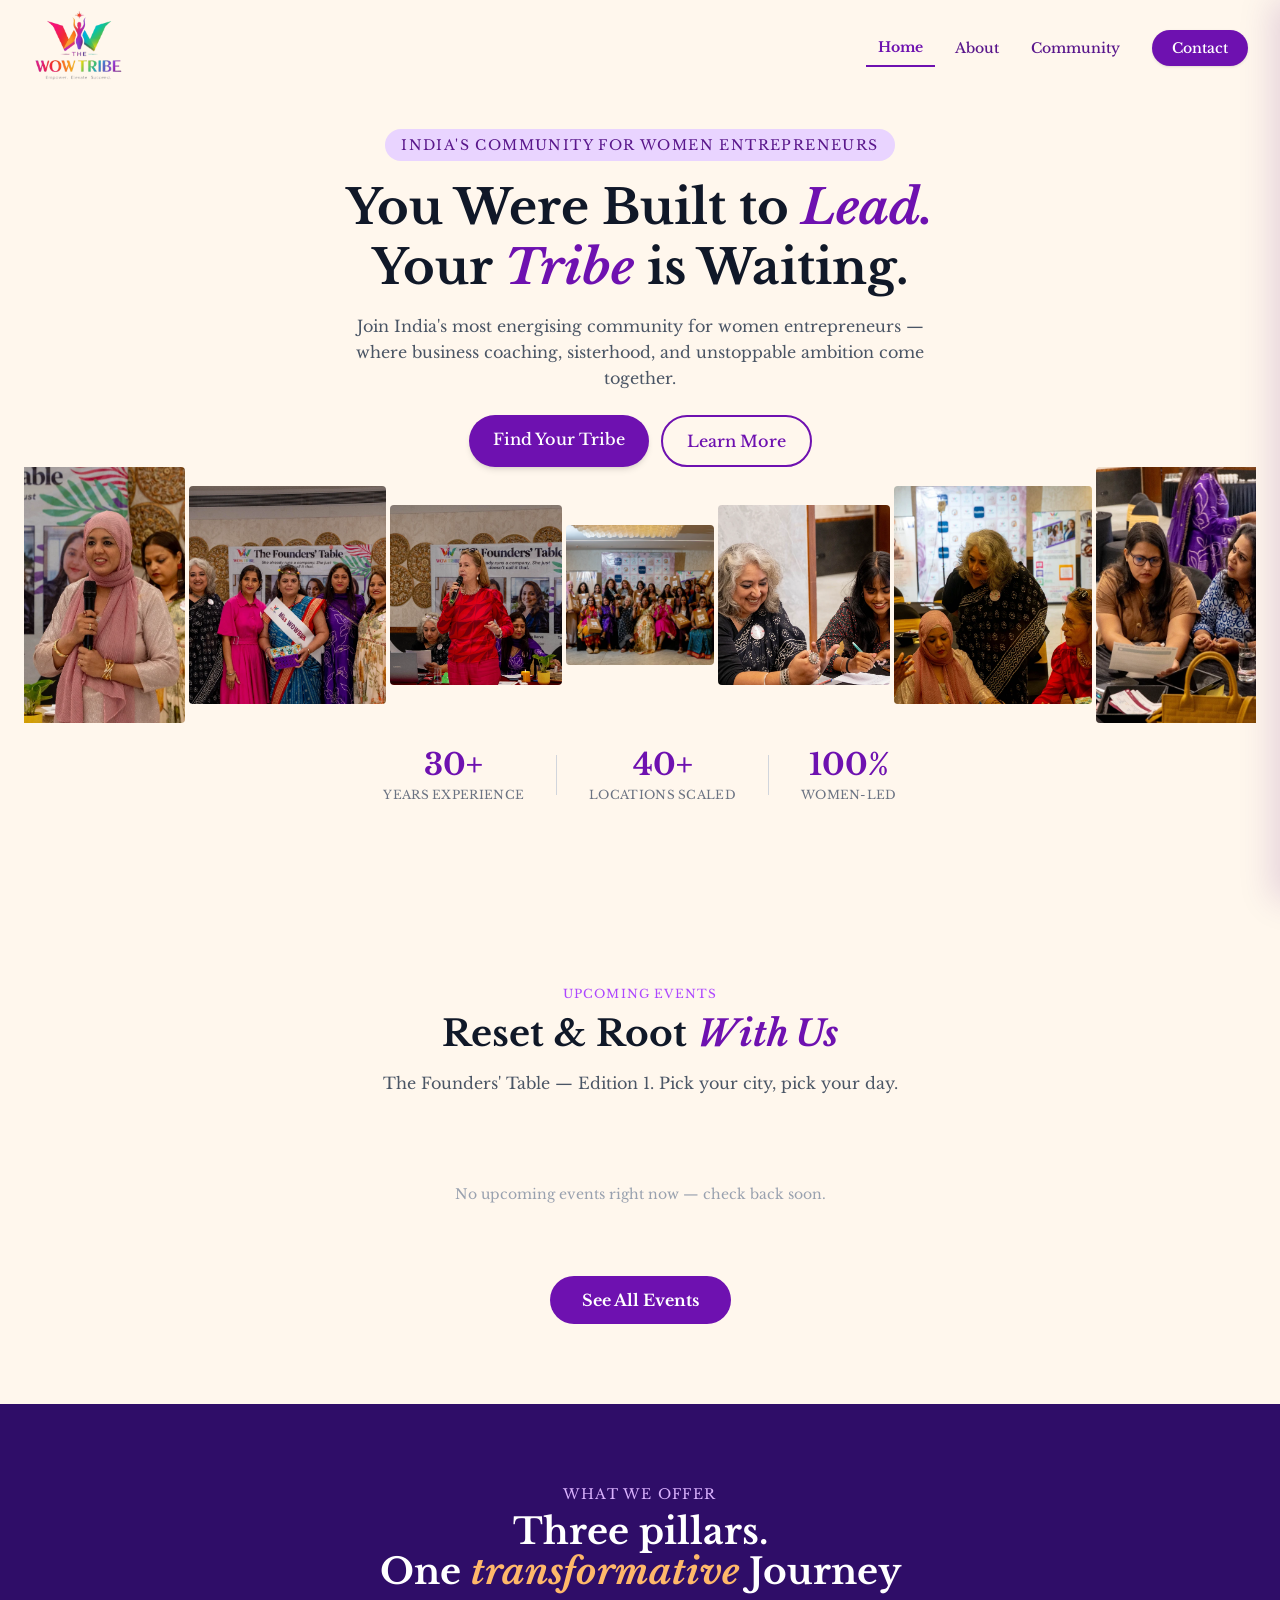
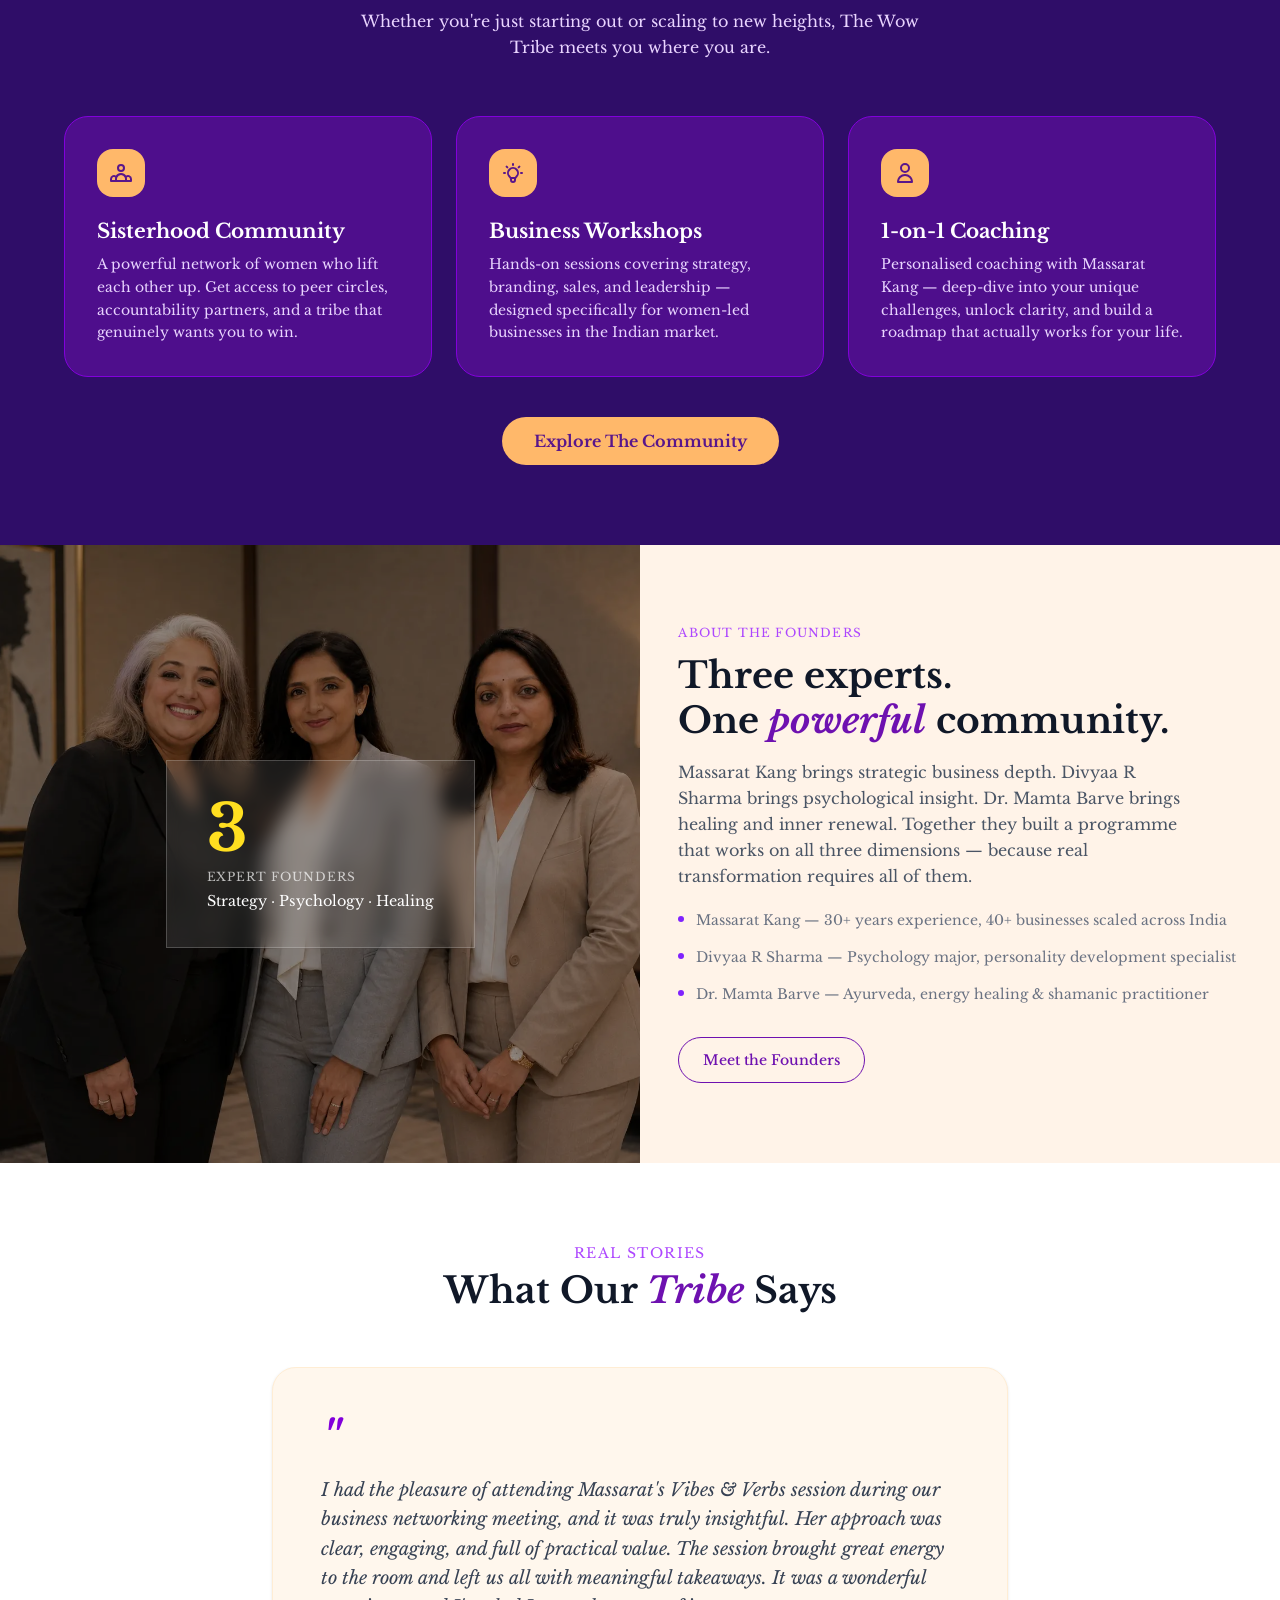
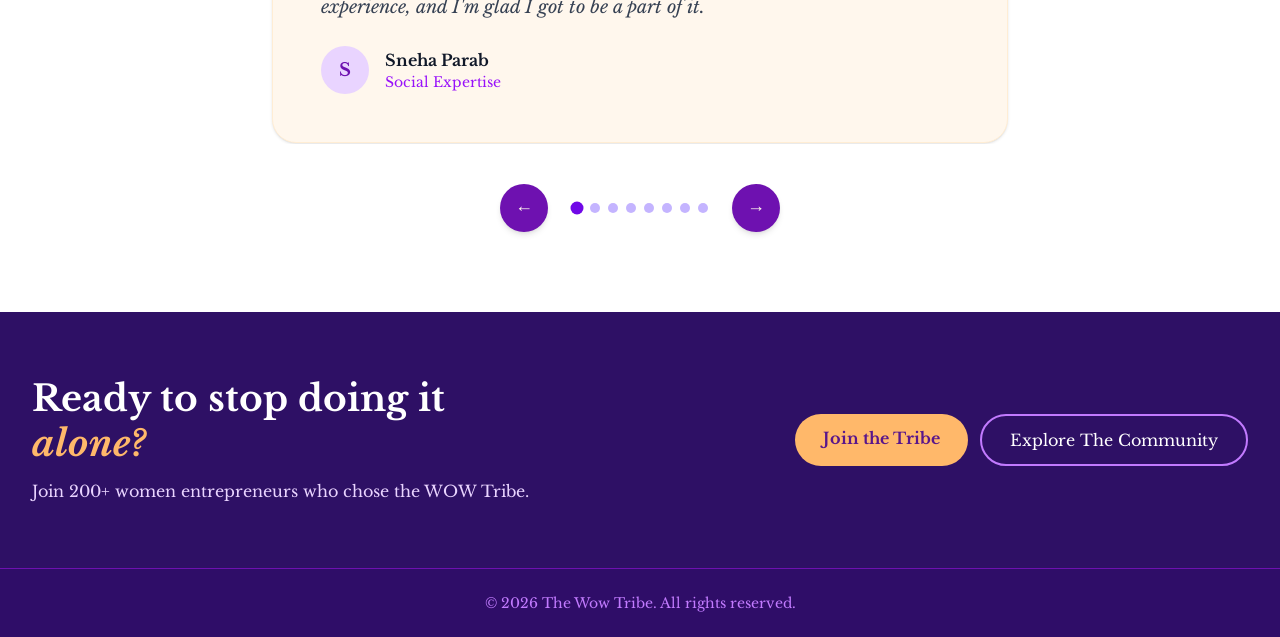
<file: index.html>
<!doctype html>
<html lang="en">
  <head>
    <meta charset="UTF-8" />
    <meta name="viewport" content="width=device-width, initial-scale=1.0" />
    <meta
      name="description"
      content="Join The Wow Tribe — India's most energising community for women entrepreneurs. Business coaching, sisterhood, and unstoppable growth."
    />
    <link rel="canonical" href="https://wowbians.massaratkang.com/" />

    <!-- Open Graph -->
    <meta
      property="og:title"
      content="The Wow Tribe | Women Entrepreneurs Community India"
    />
    <meta
      property="og:description"
      content="Join India's most energising community for women entrepreneurs. Business coaching, sisterhood, and unstoppable growth."
    />
    <meta property="og:url" content="https://wowbians.massaratkang.com/" />
    <meta property="og:type" content="website" />
    <meta
      property="og:image"
      content="https://wowbians.massaratkang.com/assets/og-image.jpg"
    />

    <title>The Wow Tribe | Women Entrepreneurs Community India</title>

    <!-- Favicons -->
    <link
      rel="apple-touch-icon"
      sizes="180x180"
      href="assets/apple-touch-icon.png"
    />
    <link
      rel="icon"
      type="image/png"
      sizes="32x32"
      href="assets/favicon-32x32.png"
    />
    <link
      rel="icon"
      type="image/png"
      sizes="16x16"
      href="assets/favicon-16x16.png"
    />
    <link rel="icon" href="assets/favicon.ico" />
    <link rel="manifest" href="assets/site.webmanifest" />

    <!-- Fonts -->
    <link rel="preconnect" href="https://fonts.googleapis.com" />
    <link rel="preconnect" href="https://fonts.gstatic.com" crossorigin />
    <link
      href="https://fonts.googleapis.com/css2?family=Libre+Baskerville:ital,wght@0,400..700;1,400..700&family=Sora:wght@100..800&display=swap"
      rel="stylesheet"
    />
    <style type="text/tailwindcss">
      @theme {
        --font-serif: "Libre Baskerville", serif;
      }
    </style>
    <!-- Stylesheets -->
    <link rel="stylesheet" href="assets/style.css" />
  </head>

  <body class="bg-orange-50 font-serif m-0">
    <!-- ══════════════ NAVBAR ══════════════ -->
    <nav
      id="navbar"
      class="fixed top-0 left-0 right-0 z-50 transition-[background-color,box-shadow] duration-300"
    >
      <div
        class="w-full px-4 sm:px-6 lg:px-8 flex items-center justify-between h-20 md:h-24"
      >
        <a href="index.html" class="flex items-center gap-3 shrink-0">
          <img src="assets/logo.svg" class="h-24 w-auto" alt="The Wow Tribe" />
        </a>

        <!-- Desktop links -->
        <div id="nav-links" class="hidden md:flex items-center gap-1 lg:gap-2">
          <a
            href="index.html"
            class="px-3 py-2 text-sm text-purple-800 font-bold border-b-2 border-purple-800"
            >Home</a
          >
          <a
            href="about.html"
            class="px-3 py-2 text-sm text-purple-900 hover:text-purple-600 transition font-medium"
            >About</a
          >
          <a
            href="community.html"
            class="px-3 py-2 text-sm text-purple-900 hover:text-purple-600 transition font-medium"
            >Community</a
          >
          <a
            href="contact.html"
            class="cta-btn ml-3 px-5 py-2 bg-purple-800 text-white text-sm rounded-full hover:bg-purple-700 transition font-medium shadow-sm"
            >Contact</a
          >
        </div>

        <!-- Hamburger (mobile only) -->
        <button
          id="hamburger-btn"
          aria-label="Open menu"
          class="flex md:hidden bg-transparent border-0 cursor-pointer flex-col gap-[5px] items-center justify-center p-1.5"
        >
          <span
            class="block w-6 h-0.5 bg-purple-900 rounded-full transition-colors"
          ></span>
          <span
            class="block w-6 h-0.5 bg-purple-900 rounded-full transition-colors"
          ></span>
          <span
            class="block w-6 h-0.5 bg-purple-900 rounded-full transition-colors"
          ></span>
        </button>
      </div>
    </nav>

    <!-- Drawer overlay -->
    <div
      id="drawer-overlay"
      class="hidden fixed inset-0 bg-[rgba(30,0,60,0.55)] z-40 transition-opacity duration-300"
    ></div>

    <!-- Mobile drawer -->
    <div
      id="mobile-drawer"
      aria-hidden="true"
      class="fixed top-0 right-0 w-[72%] max-w-[280px] h-full bg-orange-50 z-50 translate-x-full transition-transform duration-300 ease-[cubic-bezier(0.4,0,0.2,1)] flex flex-col px-7 pt-6 pb-10 shadow-[-8px_0_32px_rgba(80,0,120,0.15)]"
    >
      <button
        id="drawer-close"
        aria-label="Close menu"
        class="self-end bg-transparent border-0 cursor-pointer text-[22px] text-purple-900 px-1.5 py-1 leading-none mb-7"
      >
        ✕
      </button>
      <a
        href="index.html"
        class="block py-3.5 px-1 text-[15px] font-medium no-underline border-b border-b-violet-100 font-serif text-purple-700"
        >Home</a
      >
      <a
        href="about.html"
        class="block py-3.5 px-1 text-[15px] text-purple-950 font-medium no-underline border-b border-b-violet-100 font-serif"
        >About</a
      >
      <a
        href="community.html"
        class="block py-3.5 px-1 text-[15px] text-purple-950 font-medium no-underline border-b border-b-violet-100 font-serif"
        >Community</a
      >
      <a
        href="contact.html"
        class="mt-6 bg-purple-800 hover:bg-purple-700 !text-white rounded-full text-center py-3.5 border-b-0 font-semibold font-serif no-underline"
        >Contact</a
      >
    </div>

    <!-- ══════════════ HERO ══════════════ -->
    <section
      id="hero"
      class="min-h-screen flex flex-col items-center justify-center pt-24 pb-16 px-4 sm:px-6 overflow-hidden"
    >
      <div class="max-w-3xl mx-auto text-center space-y-4 sm:space-y-4">
        <span
          class="inline-block uppercase tracking-widest text-xs sm:text-sm bg-purple-200 rounded-full px-4 py-1.5 text-purple-900"
        >
          India's Community for Women Entrepreneurs
        </span>
        <h1
          class="text-3xl sm:text-5xl md:text-5xl leading-tight font-bold text-gray-900"
        >
          You Were Built to <span class="text-purple-800 italic">Lead.</span
          ><br class="hidden sm:block" />
          Your <span class="text-purple-800 italic">Tribe</span> is Waiting.
        </h1>
        <p
          class="text-sm sm:text-base md:text-base text-gray-600 max-w-xl mx-auto leading-relaxed"
        >
          Join India's most energising community for women entrepreneurs — where
          business coaching, sisterhood, and unstoppable ambition come together.
        </p>
        <div class="flex flex-wrap justify-center gap-3 pt-2">
          <a
            href="contact.html"
            class="px-6 py-3 bg-purple-800 text-white rounded-full hover:bg-purple-700 transition text-sm sm:text-base font-medium shadow-md"
            >Find Your Tribe</a
          >
          <a
            href="about.html"
            class="px-6 py-3 bg-transparent border-2 border-purple-800 text-purple-800 rounded-full hover:bg-purple-800 hover:text-white transition text-sm sm:text-base font-medium"
            >Learn More</a
          >
        </div>
      </div>

      <div
        class="w-full h-40 sm:h-64 flex items-center justify-center gap-1 my-10 md:my-0 overflow-hidden"
      >
        <img
          src="/assets/hero/member-1.webp"
          alt=""
          class="hidden sm:block w-[18%] h-full object-cover rounded"
        />

        <img
          src="/assets/hero/member-2.webp"
          alt=""
          class="hidden sm:block w-[16%] h-[85%] object-cover rounded"
        />

        <img
          src="/assets/hero/member-3.webp"
          alt=""
          class="w-[30%] sm:w-[14%] h-[70%] object-cover rounded"
        />

        <img
          src="/assets/hero/member-4.webp"
          alt=""
          class="w-[36%] sm:w-[12%] h-full sm:h-[55%] object-cover rounded"
        />

        <img
          src="/assets/hero/member-5.webp"
          alt=""
          class="w-[30%] sm:w-[14%] h-[70%] object-cover rounded"
        />

        <img
          src="/assets/hero/member-6.webp"
          alt=""
          class="hidden sm:block w-[16%] h-[85%] object-cover rounded"
        />

        <img
          src="/assets/hero/member-7.webp"
          alt=""
          class="hidden sm:block w-[18%] h-full object-cover rounded"
        />
      </div>

      <div class="max-w-3xl mx-auto text-center space-y-4 sm:space-y-4">
        <div
          class="flex justify-center items-center gap-8 max-[480px]:gap-4 flex-nowrap pt-6"
        >
          <div class="text-center">
            <p
              class="text-2xl sm:text-3xl max-[480px]:text-[1.35rem] font-bold text-purple-800"
            >
              30+
            </p>
            <p
              class="text-xs max-[480px]:text-[0.6rem] text-gray-500 uppercase tracking-wide mt-1"
            >
              Years Experience
            </p>
          </div>
          <div class="w-px h-10 max-[480px]:h-8 bg-gray-300 shrink-0"></div>
          <div class="text-center">
            <p
              class="text-2xl sm:text-3xl max-[480px]:text-[1.35rem] font-bold text-purple-800"
            >
              40+
            </p>
            <p
              class="text-xs max-[480px]:text-[0.6rem] text-gray-500 uppercase tracking-wide mt-1"
            >
              Locations Scaled
            </p>
          </div>
          <div class="w-px h-10 max-[480px]:h-8 bg-gray-300 shrink-0"></div>
          <div class="text-center">
            <p
              class="text-2xl sm:text-3xl max-[480px]:text-[1.35rem] font-bold text-purple-800"
            >
              100%
            </p>
            <p
              class="text-xs max-[480px]:text-[0.6rem] text-gray-500 uppercase tracking-wide mt-1"
            >
              Women-led
            </p>
          </div>
        </div>
      </div>
    </section>

    <!-- ══════════════ UPCOMING EVENTS ══════════════ -->
    <section id="events" class="py-16 sm:py-20 px-4 sm:px-6 bg-orange-50">
      <div class="max-w-6xl mx-auto">
        <div class="text-center mb-10 sm:mb-14 reveal">
          <span
            class="inline-block uppercase tracking-widest text-xs text-purple-500 mb-3"
            >Upcoming Events</span
          >
          <h2 class="text-3xl sm:text-4xl font-bold text-gray-900">
            Reset &amp; Root <span class="text-purple-800 italic">With Us</span>
          </h2>
          <p
            class="mt-4 text-gray-600 max-w-xl mx-auto text-sm sm:text-base leading-relaxed"
          >
            The Founders' Table — Edition 1. Pick your city, pick your day.
          </p>
        </div>

        <div
          id="events-grid"
          class="grid grid-cols-2 lg:grid-cols-4 gap-3 sm:gap-6"
        ></div>

        <p
          id="events-empty"
          class="hidden text-center text-gray-400 text-sm py-8"
        >
          No upcoming events right now — check back soon.
        </p>

        <div class="text-center mt-8 sm:mt-10 reveal">
          <a
            href="community.html"
            class="inline-block px-7 sm:px-8 py-3 bg-purple-800 text-white font-bold rounded-full hover:bg-purple-700 transition text-sm sm:text-base"
            >See All Events</a
          >
        </div>
      </div>
    </section>

    <!-- ══════════════ SERVICES ══════════════ -->
    <section
      id="services"
      class="py-16 sm:py-20 px-4 sm:px-6 bg-violet-950 text-white"
    >
      <div class="max-w-6xl mx-auto">
        <div class="text-center mb-10 sm:mb-14 reveal">
          <p
            class="text-purple-300 uppercase tracking-widest text-xs sm:text-sm mb-2"
          >
            What We Offer
          </p>
          <h2 class="text-3xl sm:text-4xl font-bold">Three pillars.</h2>
          <h2 class="text-3xl sm:text-4xl font-bold">
            One
            <span class="italic text-orange-300">transformative</span> Journey
          </h2>
          <p
            class="mt-4 text-purple-200 max-w-xl mx-auto text-sm sm:text-base leading-relaxed"
          >
            Whether you're just starting out or scaling to new heights, The Wow
            Tribe meets you where you are.
          </p>
        </div>

        <div class="grid sm:grid-cols-2 md:grid-cols-3 gap-5 sm:gap-6">
          <!-- Card 1 -->
          <div
            class="bg-purple-800/50 rounded-3xl p-6 sm:p-8 border border-purple-700 hover:bg-purple-800 transition reveal"
          >
            <div
              class="w-12 h-12 bg-orange-300 rounded-2xl flex items-center justify-center mb-5"
            >
              <svg
                class="w-6 h-6 text-purple-900"
                fill="none"
                stroke="currentColor"
                viewBox="0 0 24 24"
              >
                <path
                  stroke-linecap="round"
                  stroke-linejoin="round"
                  stroke-width="2"
                  d="M17 20h5v-2a3 3 0 00-5.356-1.857M17 20H7m10 0v-2c0-.656-.126-1.283-.356-1.857M7 20H2v-2a3 3 0 015.356-1.857M7 20v-2c0-.656.126-1.283.356-1.857m0 0a5.002 5.002 0 019.288 0M15 7a3 3 0 11-6 0 3 3 0 016 0z"
                />
              </svg>
            </div>
            <h3 class="text-lg sm:text-xl font-bold mb-2">
              Sisterhood Community
            </h3>
            <p class="text-purple-200 text-sm leading-relaxed">
              A powerful network of women who lift each other up. Get access to
              peer circles, accountability partners, and a tribe that genuinely
              wants you to win.
            </p>
          </div>

          <!-- Card 2 -->
          <div
            class="bg-purple-800/50 rounded-3xl p-6 sm:p-8 border border-purple-700 hover:bg-purple-800 transition reveal"
          >
            <div
              class="w-12 h-12 bg-orange-300 rounded-2xl flex items-center justify-center mb-5"
            >
              <svg
                class="w-6 h-6 text-purple-900"
                fill="none"
                stroke="currentColor"
                viewBox="0 0 24 24"
              >
                <path
                  stroke-linecap="round"
                  stroke-linejoin="round"
                  stroke-width="2"
                  d="M9.663 17h4.673M12 3v1m6.364 1.636l-.707.707M21 12h-1M4 12H3m3.343-5.657l-.707-.707m2.828 9.9a5 5 0 117.072 0l-.548.547A3.374 3.374 0 0014 18.469V19a2 2 0 11-4 0v-.531c0-.895-.356-1.754-.988-2.386l-.548-.547z"
                />
              </svg>
            </div>
            <h3 class="text-lg sm:text-xl font-bold mb-2">
              Business Workshops
            </h3>
            <p class="text-purple-200 text-sm leading-relaxed">
              Hands-on sessions covering strategy, branding, sales, and
              leadership — designed specifically for women-led businesses in the
              Indian market.
            </p>
          </div>

          <!-- Card 3 -->
          <div
            class="bg-purple-800/50 rounded-3xl p-6 sm:p-8 border border-purple-700 hover:bg-purple-800 transition sm:col-span-2 md:col-span-1 reveal"
          >
            <div
              class="w-12 h-12 bg-orange-300 rounded-2xl flex items-center justify-center mb-5"
            >
              <svg
                class="w-6 h-6 text-purple-900"
                fill="none"
                stroke="currentColor"
                viewBox="0 0 24 24"
              >
                <path
                  stroke-linecap="round"
                  stroke-linejoin="round"
                  stroke-width="2"
                  d="M16 7a4 4 0 11-8 0 4 4 0 018 0zM12 14a7 7 0 00-7 7h14a7 7 0 00-7-7z"
                />
              </svg>
            </div>
            <h3 class="text-lg sm:text-xl font-bold mb-2">1-on-1 Coaching</h3>
            <p class="text-purple-200 text-sm leading-relaxed">
              Personalised coaching with Massarat Kang — deep-dive into your
              unique challenges, unlock clarity, and build a roadmap that
              actually works for your life.
            </p>
          </div>
        </div>

        <div class="text-center mt-8 sm:mt-10 reveal">
          <a
            href="community.html"
            class="inline-block px-7 sm:px-8 py-3 bg-orange-300 text-purple-900 font-bold rounded-full hover:bg-orange-200 transition text-sm sm:text-base"
            >Explore The Community</a
          >
        </div>
      </div>
    </section>

    <!-- ══════════════ FOUNDERS ══════════════ -->
    <section
      class="grid grid-cols-1 md:grid-cols-2"
      aria-labelledby="founders-h"
    >
      <!-- Image panel -->
      <div
        class="relative flex items-center justify-center min-h-[280px] md:min-h-[420px] p-8 sm:p-12 md:p-16 overflow-hidden"
      >
        <img
          src="assets/founders.webp"
          alt="Founders"
          class="absolute inset-0 w-full h-full object-cover"
        />
        <div class="absolute inset-0 bg-black/40"></div>
        <!-- Floating stat card -->
        <div
          class="relative z-10 bg-white/10 backdrop-blur-sm border border-white/20 px-8 py-7 sm:px-10 sm:py-9 max-w-xs sm:max-w-80"
        >
          <div
            class="text-5xl sm:text-[4rem] font-bold text-yellow-300 leading-none mb-2"
          >
            3
          </div>
          <div class="text-xs text-white/70 tracking-[0.08em] uppercase">
            Expert founders
            <strong
              class="text-white font-normal block text-sm sm:text-[0.9rem] mt-1.5 normal-case tracking-normal"
            >
              Strategy · Psychology · Healing
            </strong>
          </div>
        </div>
      </div>

      <!-- Content panel -->
      <div
        class="bg-[#fff3e8] px-6 sm:px-[6%] py-12 sm:py-20 flex flex-col justify-center reveal"
      >
        <span
          class="inline-block uppercase tracking-widest text-xs text-purple-500 mb-3"
          >About the Founders</span
        >
        <h2
          class="text-3xl sm:text-4xl font-bold text-gray-900 leading-tight"
          id="founders-h"
        >
          Three experts.<br />One
          <span class="text-purple-800 italic">powerful</span> community.
        </h2>
        <p
          class="text-gray-600 text-sm sm:text-base leading-relaxed mt-4 max-w-lg"
        >
          Massarat Kang brings strategic business depth. Divyaa R Sharma brings
          psychological insight. Dr. Mamta Barve brings healing and inner
          renewal. Together they built a programme that works on all three
          dimensions — because real transformation requires all of them.
        </p>
        <ul class="flex flex-col gap-3.5 my-5 mb-8">
          <li
            class="flex items-start gap-3 text-sm text-gray-500 leading-relaxed"
          >
            <span
              class="w-1.5 h-1.5 rounded-full bg-violet-600 shrink-0 mt-[7px]"
            ></span>
            Massarat Kang — 30+ years experience, 40+ businesses scaled across
            India
          </li>
          <li
            class="flex items-start gap-3 text-sm text-gray-500 leading-relaxed"
          >
            <span
              class="w-1.5 h-1.5 rounded-full bg-violet-600 shrink-0 mt-[7px]"
            ></span>
            Divyaa R Sharma — Psychology major, personality development
            specialist
          </li>
          <li
            class="flex items-start gap-3 text-sm text-gray-500 leading-relaxed"
          >
            <span
              class="w-1.5 h-1.5 rounded-full bg-violet-600 shrink-0 mt-[7px]"
            ></span>
            Dr. Mamta Barve — Ayurveda, energy healing &amp; shamanic
            practitioner
          </li>
        </ul>
        <a
          href="about.html"
          class="inline-flex items-center px-6 py-3 border border-purple-800 text-purple-800 text-sm rounded-full hover:bg-purple-800 hover:text-white transition font-medium w-fit"
          >Meet the Founders</a
        >
      </div>
    </section>

    <!-- ══════════════ TESTIMONIALS ══════════════ -->
    <section id="testimonials" class="py-16 sm:py-20 px-4 sm:px-6 bg-white">
      <div class="max-w-3xl mx-auto">
        <div class="text-center mb-10 sm:mb-14 reveal">
          <p
            class="text-purple-500 uppercase tracking-widest text-xs sm:text-sm mb-2"
          >
            Real Stories
          </p>
          <h2 class="text-3xl sm:text-4xl font-bold text-gray-900">
            What Our <span class="text-purple-800 italic">Tribe</span> Says
          </h2>
        </div>

        <!-- Carousel -->
        <div class="overflow-hidden w-full" id="carousel">
          <div
            class="flex will-change-transform w-full"
            id="track"
            style="transform: translateX(0)"
          ></div>
        </div>

        <div
          class="flex items-center justify-center gap-5 sm:gap-6 mt-8 sm:mt-10"
        >
          <button
            id="prev-btn"
            aria-label="Previous"
            class="w-10 h-10 sm:w-12 sm:h-12 flex items-center justify-center rounded-full bg-purple-800 text-orange-50 hover:bg-purple-700 transition text-lg font-bold shadow-md"
          >
            &#8592;
          </button>
          <div class="flex gap-2" id="dots"></div>
          <button
            id="next-btn"
            aria-label="Next"
            class="w-10 h-10 sm:w-12 sm:h-12 flex items-center justify-center rounded-full bg-purple-800 text-orange-50 hover:bg-purple-700 transition text-lg font-bold shadow-md"
          >
            &#8594;
          </button>
        </div>
      </div>
    </section>

    <!-- ══════════════ CTA BAND ══════════════ -->
    <div
      class="bg-[#2e1065] py-16 px-6 sm:px-8 flex items-center justify-between gap-8 flex-wrap max-[767px]:flex-col max-[767px]:text-center"
    >
      <div class="max-w-lg">
        <h2 class="text-3xl sm:text-4xl font-bold text-white leading-tight">
          Ready to stop doing it
          <span class="italic text-orange-300">alone?</span>
        </h2>
        <p class="text-purple-200 text-sm sm:text-base mt-3 leading-relaxed">
          Join 200+ women entrepreneurs who chose the WOW Tribe.
        </p>
      </div>
      <div class="flex flex-wrap gap-3 justify-center">
        <a
          href="contact.html#join"
          class="px-7 py-3 bg-orange-300 text-purple-900 font-bold rounded-full hover:bg-orange-200 transition text-sm sm:text-base"
          >Join the Tribe</a
        >
        <a
          href="community.html"
          class="px-7 py-3 border-2 border-purple-400 text-white rounded-full hover:bg-purple-800 transition text-sm sm:text-base"
          >Explore The Community</a
        >
      </div>
    </div>

    <!-- ══════════════ FOOTER ══════════════ -->
    <footer
      class="bg-violet-950 border-t border-purple-800 py-6 px-4 text-center"
    >
      <p class="text-purple-400 text-xs sm:text-sm">
        © 2026 The Wow Tribe. All rights reserved.
      </p>
    </footer>

    <!-- ══════════════ SCRIPTS ══════════════ -->
    <script src="assets/site.js"></script>
    <script src="assets/js/index.js"></script>
  </body>
</html>
</file>
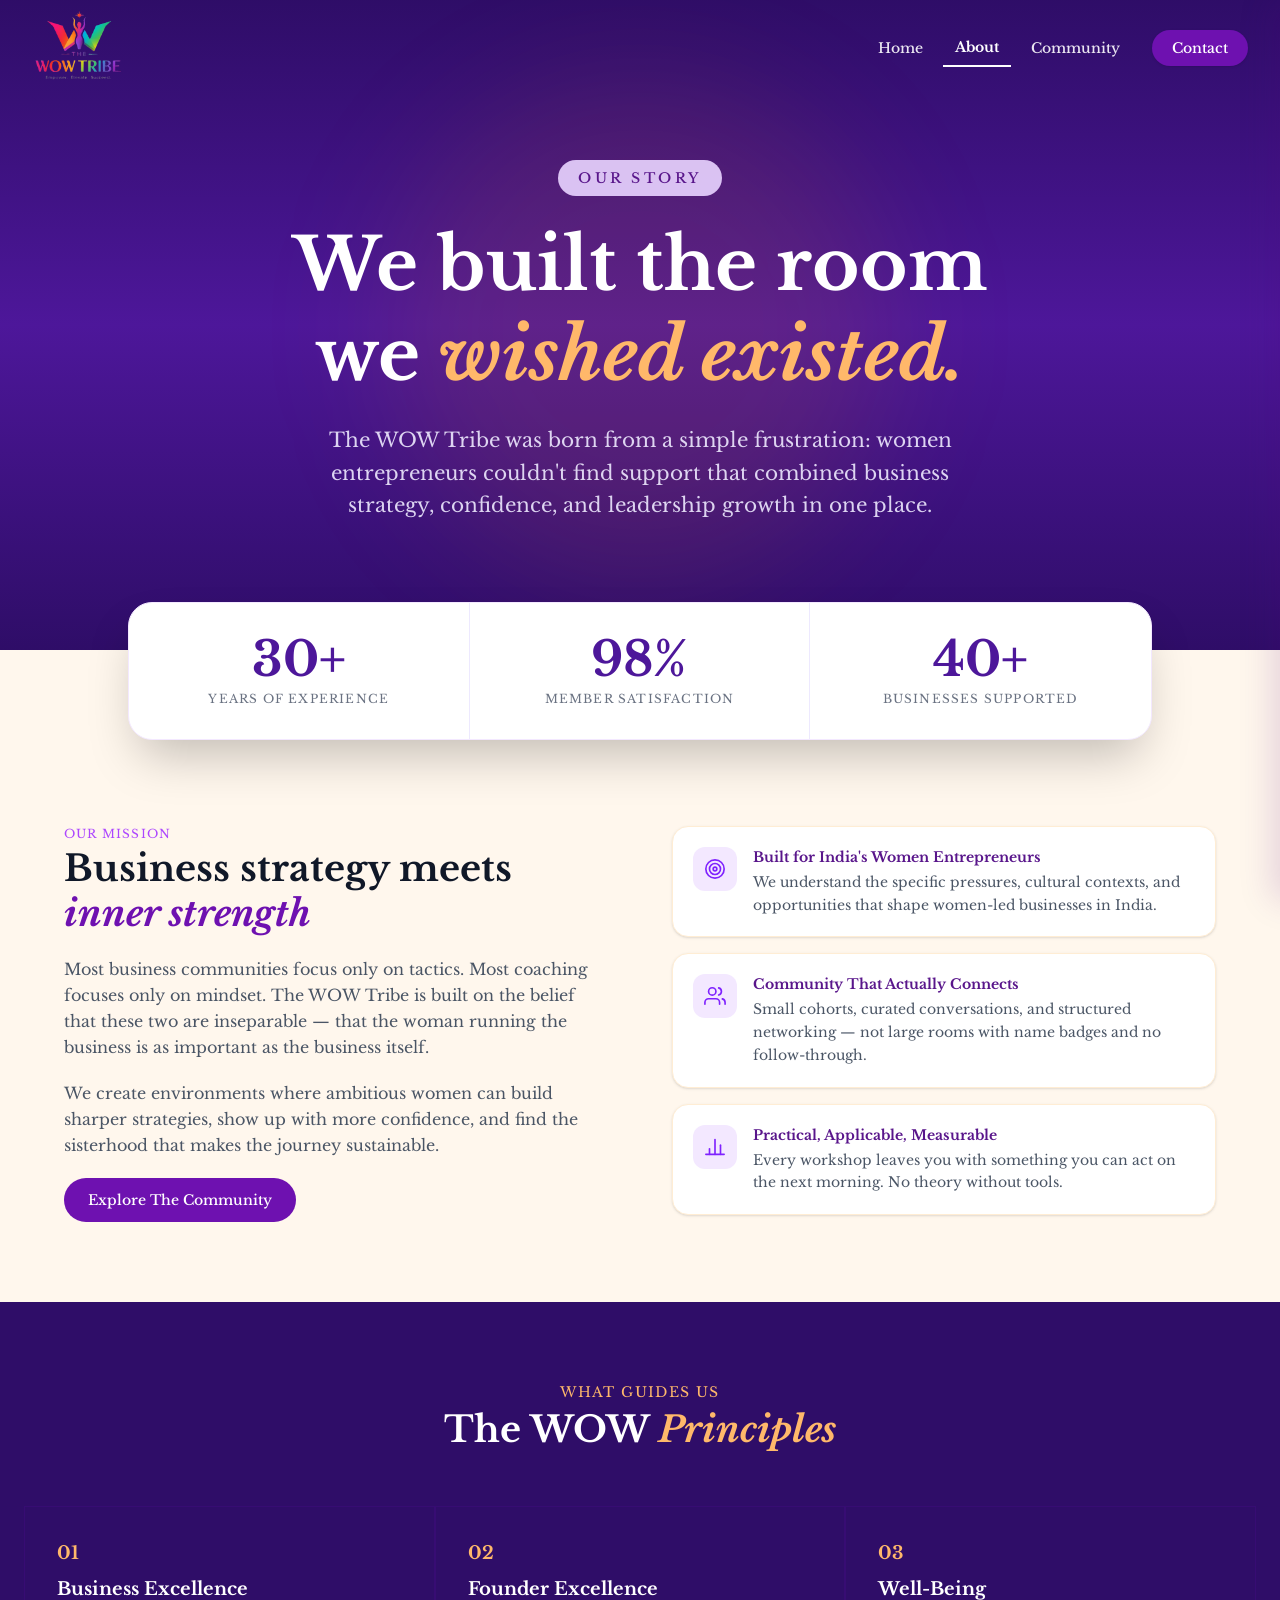
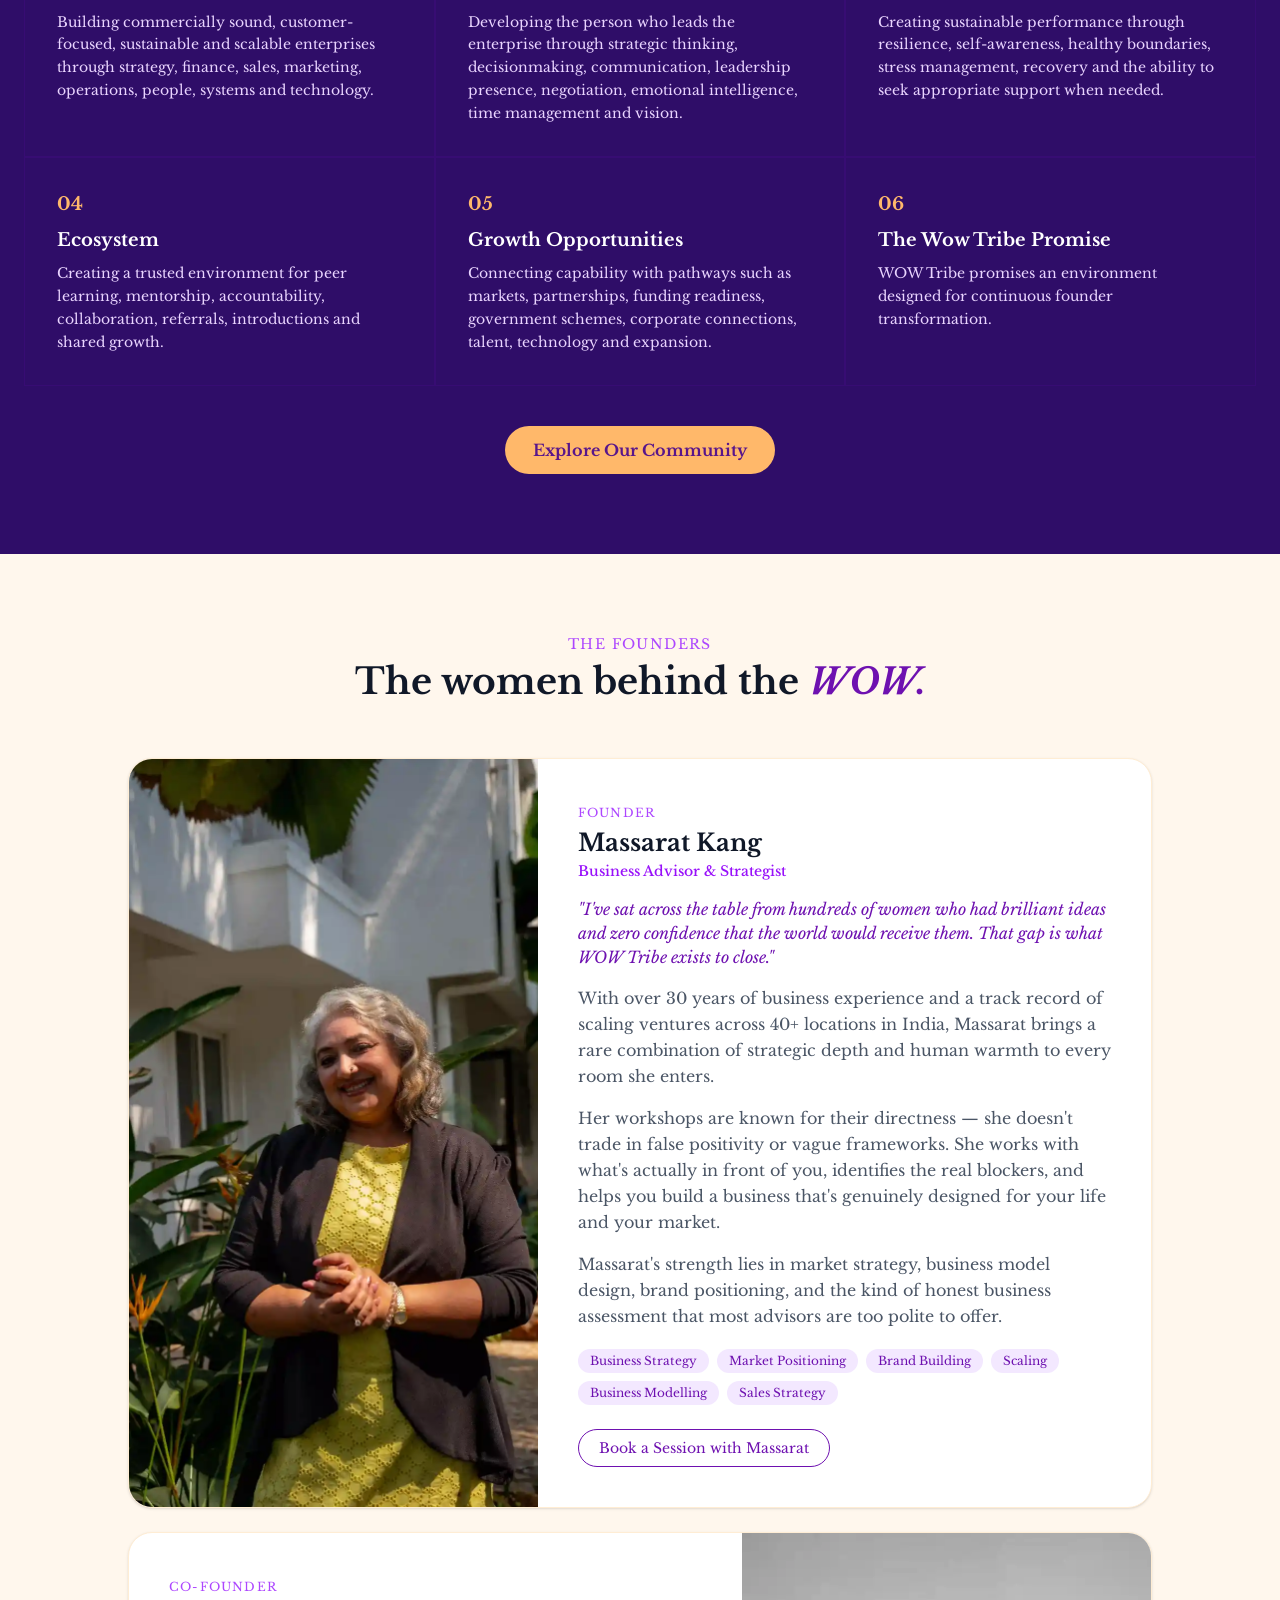
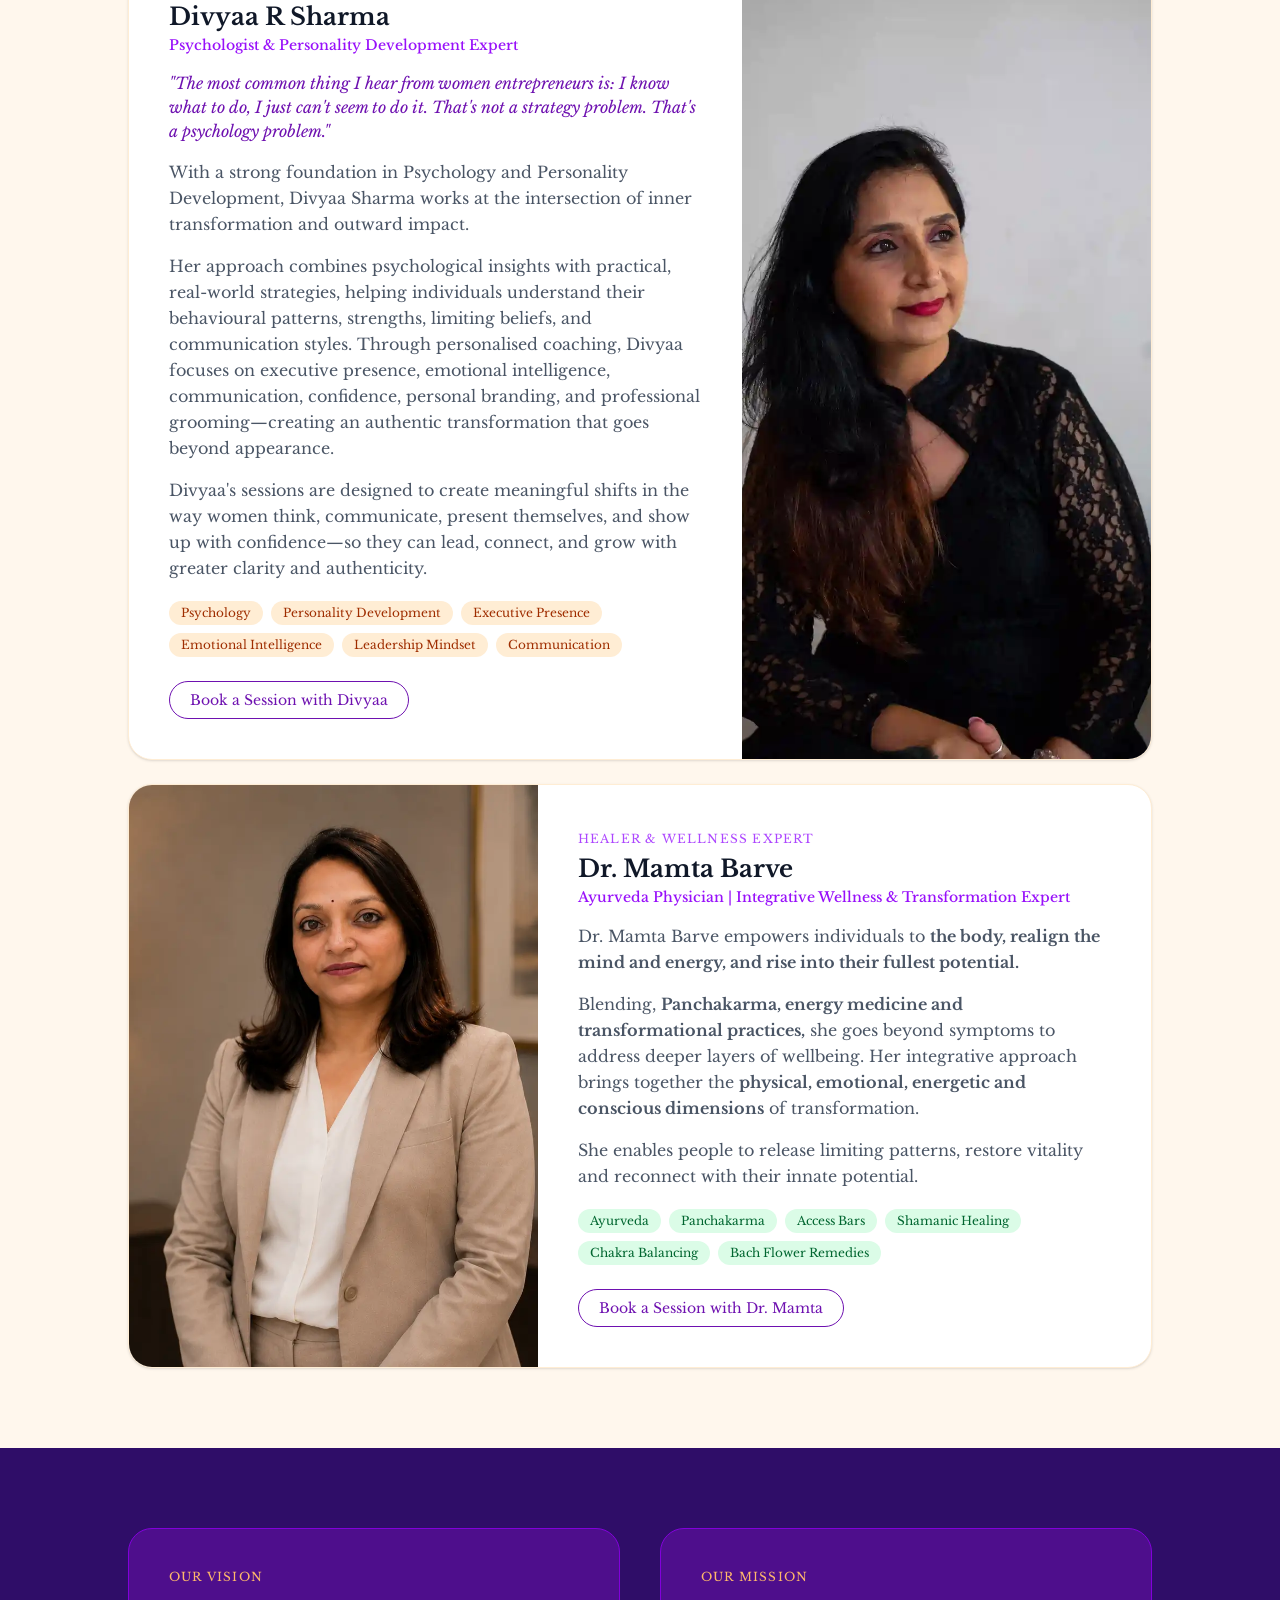
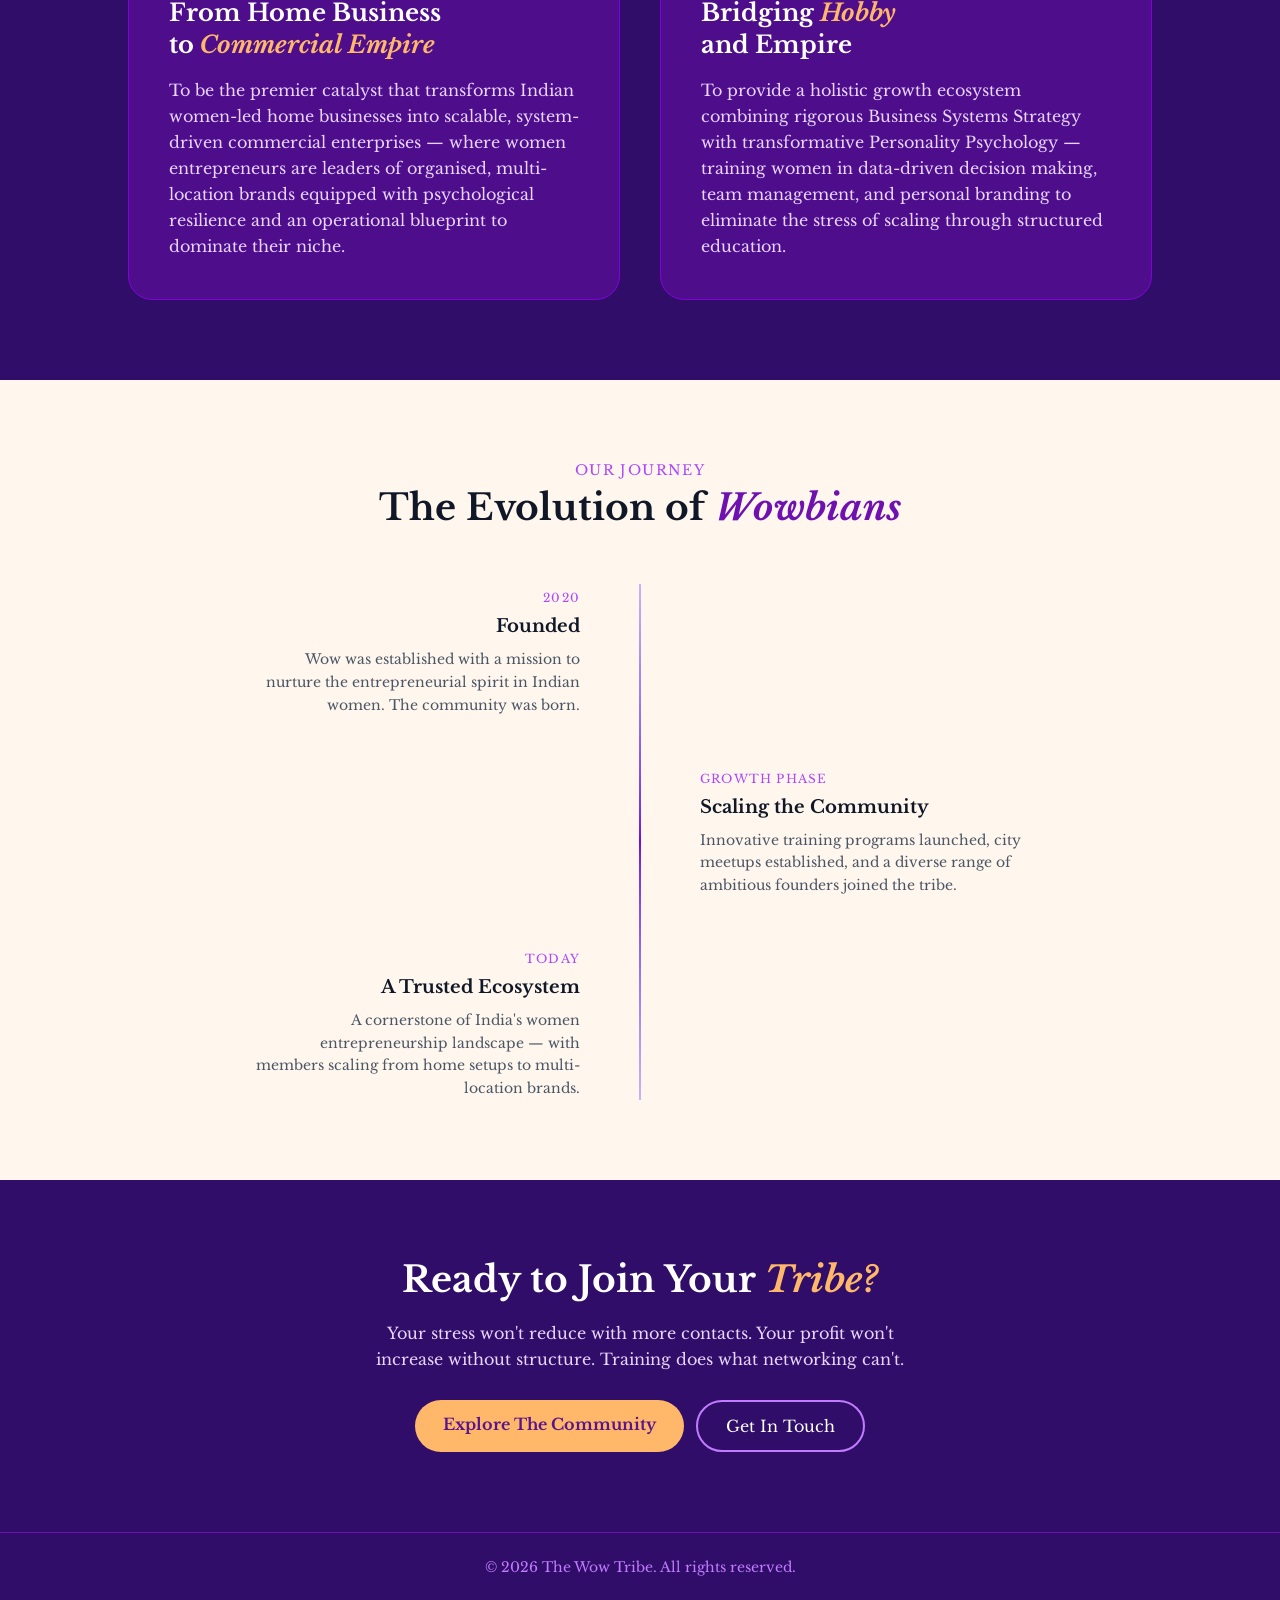
<file: about.html>
<!doctype html>
<html lang="en">
  <head>
    <meta charset="UTF-8" />
    <meta name="viewport" content="width=device-width, initial-scale=1.0" />
    <title>
      About The WOW Tribe | Our Story, Founders & Mission | Women Entrepreneur
      Community India
    </title>
    <meta
      name="description"
      content="Meet Massarat Kang and Divyaa R Sharma — the founders behind The WOW Tribe. Learn about our mission to empower women entrepreneurs across India through business coaching and personality development."
    />

    <!-- Open Graph -->
    <meta
      property="og:title"
      content="About Us – The Wow Tribe | Women Entrepreneurs Community India"
    />
    <meta
      property="og:description"
      content="Meet the women behind The Wow Tribe — a movement built on strategy, sisterhood, and real business results."
    />
    <meta
      property="og:url"
      content="https://wowbians.massaratkang.com/about.html"
    />
    <meta property="og:type" content="website" />
    <meta
      property="og:image"
      content="https://wowbians.massaratkang.com/assets/og-image.jpg"
    />
    <link rel="canonical" href="https://wowbians.massaratkang.com/about.html" />
    <style type="text/tailwindcss">
      @theme {
        --font-serif: "Libre Baskerville", serif;
      }
    </style>
    <!-- Favicons -->
    <link
      rel="apple-touch-icon"
      sizes="180x180"
      href="assets/apple-touch-icon.png"
    />
    <link
      rel="icon"
      type="image/png"
      sizes="32x32"
      href="assets/favicon-32x32.png"
    />
    <link
      rel="icon"
      type="image/png"
      sizes="16x16"
      href="assets/favicon-16x16.png"
    />
    <link rel="icon" href="assets/favicon.ico" />
    <link rel="manifest" href="assets/site.webmanifest" />

    <!-- Fonts -->
    <link rel="preconnect" href="https://fonts.googleapis.com" />
    <link rel="preconnect" href="https://fonts.gstatic.com" crossorigin />
    <link
      href="https://fonts.googleapis.com/css2?family=Libre+Baskerville:ital,wght@0,400..700;1,400..700&family=Sora:wght@100..800&display=swap"
      rel="stylesheet"
    />
    <link rel="stylesheet" href="assets/style.css" />
  </head>

  <body class="bg-orange-50 font-serif m-0">
    <!-- ══════════════ NAVBAR ══════════════ -->
    <nav
      id="navbar"
      class="fixed top-0 left-0 right-0 z-50 transition-[background-color,box-shadow] duration-300"
    >
      <div
        class="w-full px-4 sm:px-6 lg:px-8 flex items-center justify-between h-20 md:h-24"
      >
        <a href="index.html" class="flex items-center gap-3 shrink-0">
          <img src="assets/logo.svg" class="h-24 w-auto" alt="The Wow Tribe" />
        </a>

        <!-- Desktop links -->
        <div id="nav-links" class="hidden md:flex items-center gap-1 lg:gap-2">
          <a
            href="index.html"
            data-nav-link
            class="px-3 py-2 text-sm text-white/90 hover:text-white transition font-medium"
            >Home</a
          >
          <a
            href="about.html"
            data-nav-active
            class="px-3 py-2 text-sm text-white font-bold border-b-2 border-white"
            >About</a
          >
          <a
            href="community.html"
            data-nav-link
            class="px-3 py-2 text-sm text-white/90 hover:text-white transition font-medium"
            >Community</a
          >
          <a
            href="contact.html"
            class="cta-btn ml-3 px-5 py-2 bg-purple-800 text-white text-sm rounded-full hover:bg-purple-700 transition font-medium shadow-sm"
            >Contact</a
          >
        </div>

        <!-- Hamburger (mobile only) -->
        <button
          id="hamburger-btn"
          aria-label="Open menu"
          class="flex md:hidden bg-transparent border-0 cursor-pointer flex-col gap-[5px] items-center justify-center p-1.5"
        >
          <span
            class="block w-6 h-0.5 bg-white rounded-full transition-colors"
          ></span>
          <span
            class="block w-6 h-0.5 bg-white rounded-full transition-colors"
          ></span>
          <span
            class="block w-6 h-0.5 bg-white rounded-full transition-colors"
          ></span>
        </button>
      </div>
    </nav>

    <!-- Drawer overlay -->
    <div
      id="drawer-overlay"
      class="hidden fixed inset-0 bg-[rgba(30,0,60,0.55)] z-40 transition-opacity duration-300"
    ></div>

    <!-- Mobile drawer -->
    <div
      id="mobile-drawer"
      aria-hidden="true"
      class="fixed top-0 right-0 w-[72%] max-w-[280px] h-full bg-orange-50 z-50 translate-x-full transition-transform duration-300 ease-[cubic-bezier(0.4,0,0.2,1)] flex flex-col px-7 pt-6 pb-10 shadow-[-8px_0_32px_rgba(80,0,120,0.15)]"
    >
      <button
        id="drawer-close"
        aria-label="Close menu"
        class="self-end bg-transparent border-0 cursor-pointer text-[22px] text-purple-900 px-1.5 py-1 leading-none mb-7"
      >
        ✕
      </button>
      <a
        href="index.html"
        class="block py-3.5 px-1 text-[15px] text-purple-950 font-medium no-underline border-b border-b-violet-100 font-serif"
        >Home</a
      >
      <a
        href="about.html"
        class="block py-3.5 px-1 text-[15px] font-medium no-underline border-b border-b-violet-100 font-serif text-purple-700"
        >About</a
      >
      <a
        href="community.html"
        class="block py-3.5 px-1 text-[15px] text-purple-950 font-medium no-underline border-b border-b-violet-100 font-serif"
        >Community</a
      >
      <a
        href="contact.html"
        class="mt-6 bg-purple-800 hover:bg-purple-700 !text-white rounded-full text-center py-3.5 border-b-0 font-semibold font-serif no-underline"
        >Contact</a
      >
    </div>

    <!-- ══════════════ HERO ══════════════ -->
    <section
      class="relative min-h-[65vh] flex items-center pt-40 pb-32 px-4 sm:px-6 bg-gradient-to-b from-violet-950 via-violet-900 to-violet-950 overflow-hidden"
    >
      <div class="max-w-4xl mx-auto text-center space-y-6 relative z-10">
        <span
          class="inline-flex items-center uppercase tracking-[0.25em] text-xs sm:text-sm bg-purple-200/90 rounded-full px-5 py-2 text-purple-900 font-medium"
        >
          Our Story
        </span>
        <h1
          class="text-4xl sm:text-6xl md:text-7xl leading-tight font-bold text-white"
        >
          We built the room
          <br class="hidden sm:block" />
          we <span class="text-orange-300 italic">wished existed.</span>
        </h1>
        <p
          class="text-base sm:text-lg md:text-xl text-violet-100/90 max-w-2xl mx-auto leading-relaxed"
        >
          The WOW Tribe was born from a simple frustration: women entrepreneurs
          couldn't find support that combined business strategy, confidence, and
          leadership growth in one place.
        </p>
      </div>
      <!-- Decorative glow -->
      <div
        class="absolute top-20 left-1/2 -translate-x-1/2 w-[500px] h-[500px] bg-orange-400/10 blur-3xl rounded-full"
      ></div>
    </section>

    <!-- ══════════════ STATS ══════════════ -->
    <section class="px-4 sm:px-6 -mt-12 relative z-20">
      <div
        class="max-w-5xl mx-auto bg-white rounded-3xl shadow-2xl border border-purple-100"
      >
        <div class="grid grid-cols-3">
          <div
            class="p-6 sm:p-8 max-[480px]:py-5 max-[480px]:px-2 text-center border-r border-violet-100"
          >
            <p
              class="text-3xl sm:text-4xl md:text-4xl lg:text-5xl max-[480px]:text-[1.75rem] font-bold text-violet-900"
            >
              30+
            </p>
            <p
              class="text-xs md:text-[0.65rem] lg:text-xs max-[480px]:text-[0.6rem] max-[480px]:tracking-[0.08em] uppercase tracking-widest text-gray-500 mt-2"
            >
              Years of Experience
            </p>
          </div>
          <div
            class="p-6 sm:p-8 max-[480px]:py-5 max-[480px]:px-2 text-center border-r border-violet-100"
          >
            <p
              class="text-3xl sm:text-4xl md:text-4xl lg:text-5xl max-[480px]:text-[1.75rem] font-bold text-violet-900"
            >
              98%
            </p>
            <p
              class="text-xs md:text-[0.65rem] lg:text-xs max-[480px]:text-[0.6rem] max-[480px]:tracking-[0.08em] uppercase tracking-widest text-gray-500 mt-2"
            >
              Member Satisfaction
            </p>
          </div>
          <div class="p-6 sm:p-8 max-[480px]:py-5 max-[480px]:px-2 text-center">
            <p
              class="text-3xl sm:text-4xl md:text-4xl lg:text-5xl max-[480px]:text-[1.75rem] font-bold text-violet-900"
            >
              40+
            </p>
            <p
              class="text-xs md:text-[0.65rem] lg:text-xs max-[480px]:text-[0.6rem] max-[480px]:tracking-[0.08em] uppercase tracking-widest text-gray-500 mt-2"
            >
              Businesses Supported
            </p>
          </div>
        </div>
      </div>
    </section>

    <!-- ══════════════ MISSION ══════════════ -->
    <section class="py-16 sm:py-20 px-4 sm:px-6 bg-orange-50">
      <div class="max-w-6xl mx-auto reveal">
        <div class="grid md:grid-cols-2 gap-10 md:gap-16 items-center">
          <!-- Left: copy -->
          <div class="space-y-5">
            <span
              class="inline-block uppercase tracking-widest text-xs text-purple-500 mb-1"
              >Our Mission</span
            >
            <h2
              class="text-3xl sm:text-4xl font-bold text-gray-900 leading-tight"
            >
              Business strategy meets
              <span class="text-purple-800 italic">inner strength</span>
            </h2>
            <p class="text-gray-600 text-sm sm:text-base leading-relaxed">
              Most business communities focus only on tactics. Most coaching
              focuses only on mindset. The WOW Tribe is built on the belief that
              these two are inseparable — that the woman running the business is
              as important as the business itself.
            </p>
            <p class="text-gray-600 text-sm sm:text-base leading-relaxed">
              We create environments where ambitious women can build sharper
              strategies, show up with more confidence, and find the sisterhood
              that makes the journey sustainable.
            </p>
            <a
              href="community.html"
              class="inline-flex items-center bg-purple-800 hover:bg-purple-900 text-white px-6 py-3 rounded-full text-sm font-medium transition"
              >Explore The Community</a
            >
          </div>

          <!-- Right: mission cards -->
          <div class="space-y-4">
            <div
              class="bg-white rounded-2xl p-5 border border-orange-100 shadow-sm flex gap-4 items-start"
            >
              <div
                class="flex items-center justify-center w-11 h-11 rounded-xl bg-purple-100 shrink-0"
              >
                <svg
                  class="w-[22px] h-[22px] stroke-violet-600"
                  viewBox="0 0 24 24"
                  xmlns="http://www.w3.org/2000/svg"
                  fill="none"
                  stroke-width="1.8"
                  stroke-linecap="round"
                  stroke-linejoin="round"
                >
                  <circle cx="12" cy="12" r="10" />
                  <circle cx="12" cy="12" r="6" />
                  <circle cx="12" cy="12" r="2" />
                </svg>
              </div>
              <div>
                <h4 class="font-bold text-purple-900 text-sm mb-1">
                  Built for India's Women Entrepreneurs
                </h4>
                <p class="text-gray-600 text-xs sm:text-sm leading-relaxed">
                  We understand the specific pressures, cultural contexts, and
                  opportunities that shape women-led businesses in India.
                </p>
              </div>
            </div>

            <div
              class="bg-white rounded-2xl p-5 border border-orange-100 shadow-sm flex gap-4 items-start"
            >
              <div
                class="flex items-center justify-center w-11 h-11 rounded-xl bg-purple-100 shrink-0"
              >
                <svg
                  class="w-[22px] h-[22px] stroke-violet-600"
                  viewBox="0 0 24 24"
                  xmlns="http://www.w3.org/2000/svg"
                  fill="none"
                  stroke-width="1.8"
                  stroke-linecap="round"
                  stroke-linejoin="round"
                >
                  <path d="M17 21v-2a4 4 0 0 0-4-4H5a4 4 0 0 0-4 4v2" />
                  <circle cx="9" cy="7" r="4" />
                  <path d="M23 21v-2a4 4 0 0 0-3-3.87" />
                  <path d="M16 3.13a4 4 0 0 1 0 7.75" />
                </svg>
              </div>
              <div>
                <h4 class="font-bold text-purple-900 text-sm mb-1">
                  Community That Actually Connects
                </h4>
                <p class="text-gray-600 text-xs sm:text-sm leading-relaxed">
                  Small cohorts, curated conversations, and structured
                  networking — not large rooms with name badges and no
                  follow-through.
                </p>
              </div>
            </div>

            <div
              class="bg-white rounded-2xl p-5 border border-orange-100 shadow-sm flex gap-4 items-start"
            >
              <div
                class="flex items-center justify-center w-11 h-11 rounded-xl bg-purple-100 shrink-0"
              >
                <svg
                  class="w-[22px] h-[22px] stroke-violet-600"
                  viewBox="0 0 24 24"
                  xmlns="http://www.w3.org/2000/svg"
                  fill="none"
                  stroke-width="1.8"
                  stroke-linecap="round"
                  stroke-linejoin="round"
                >
                  <line x1="18" y1="20" x2="18" y2="10" />
                  <line x1="12" y1="20" x2="12" y2="4" />
                  <line x1="6" y1="20" x2="6" y2="14" />
                  <line x1="2" y1="20" x2="22" y2="20" />
                </svg>
              </div>
              <div>
                <h4 class="font-bold text-purple-900 text-sm mb-1">
                  Practical, Applicable, Measurable
                </h4>
                <p class="text-gray-600 text-xs sm:text-sm leading-relaxed">
                  Every workshop leaves you with something you can act on the
                  next morning. No theory without tools.
                </p>
              </div>
            </div>
          </div>
        </div>
      </div>
    </section>

    <!-- ══════════════ PRINCIPLES ══════════════ -->
    <section class="py-16 sm:py-20 px-4 sm:px-6 bg-violet-950 text-white">
      <div class="max-w-7xl mx-auto">
        <div class="text-center mb-10 sm:mb-14 reveal">
          <span
            class="text-orange-300 uppercase tracking-widest text-xs sm:text-sm mb-2 block"
            >What Guides Us</span
          >
          <h2 class="text-3xl sm:text-4xl font-bold">
            The WOW <span class="italic text-orange-300">Principles</span>
          </h2>
        </div>

        <div class="grid sm:grid-cols-2 lg:grid-cols-3">
          <div
            class="p-8 border border-purple-700/10 hover:bg-purple-800/50 transition reveal"
          >
            <p class="text-orange-300 font-bold text-lg mb-2">01</p>
            <h3 class="font-bold text-base sm:text-lg mb-2">
              Business Excellence
            </h3>
            <p class="text-purple-200 text-sm leading-relaxed">
              Building commercially sound, customer-focused, sustainable and
              scalable enterprises through strategy, finance, sales, marketing,
              operations, people, systems and technology.
            </p>
          </div>
          <div
            class="p-8 border border-purple-700/10 hover:bg-purple-800/50 transition reveal"
          >
            <p class="text-orange-300 font-bold text-lg mb-2">02</p>
            <h3 class="font-bold text-base sm:text-lg mb-2">
              Founder Excellence
            </h3>
            <p class="text-purple-200 text-sm leading-relaxed">
              Developing the person who leads the enterprise through strategic
              thinking, decisionmaking, communication, leadership presence,
              negotiation, emotional intelligence, time management and vision.
            </p>
          </div>
          <div
            class="p-8 border border-purple-700/10 hover:bg-purple-800/50 transition reveal"
          >
            <p class="text-orange-300 font-bold text-lg mb-2">03</p>
            <h3 class="font-bold text-base sm:text-lg mb-2">Well-Being</h3>
            <p class="text-purple-200 text-sm leading-relaxed">
              Creating sustainable performance through resilience,
              self-awareness, healthy boundaries, stress management, recovery
              and the ability to seek appropriate support when needed.
            </p>
          </div>
          <div
            class="p-8 border border-purple-700/10 hover:bg-purple-800/50 transition reveal"
          >
            <p class="text-orange-300 font-bold text-lg mb-2">04</p>
            <h3 class="font-bold text-base sm:text-lg mb-2">Ecosystem</h3>
            <p class="text-purple-200 text-sm leading-relaxed">
              Creating a trusted environment for peer learning, mentorship,
              accountability, collaboration, referrals, introductions and shared
              growth.
            </p>
          </div>
          <div
            class="p-8 border border-purple-700/10 hover:bg-purple-800/50 transition reveal"
          >
            <p class="text-orange-300 font-bold text-lg mb-2">05</p>
            <h3 class="font-bold text-base sm:text-lg mb-2">
              Growth Opportunities
            </h3>
            <p class="text-purple-200 text-sm leading-relaxed">
              Connecting capability with pathways such as markets, partnerships,
              funding readiness, government schemes, corporate connections,
              talent, technology and expansion.
            </p>
          </div>
          <div
            class="p-8 border border-purple-700/10 hover:bg-purple-800/50 transition reveal"
          >
            <p class="text-orange-300 font-bold text-lg mb-2">06</p>
            <h3 class="font-bold text-base sm:text-lg mb-2">
              The Wow Tribe Promise
            </h3>
            <p class="text-purple-200 text-sm leading-relaxed">
              WOW Tribe promises an environment designed for continuous founder
              transformation.
            </p>
          </div>
        </div>

        <div class="text-center mt-10 reveal">
          <a
            href="community.html"
            class="inline-block px-7 py-3 bg-orange-300 text-purple-900 font-bold rounded-full hover:bg-orange-200 transition text-sm sm:text-base"
            >Explore Our Community</a
          >
        </div>
      </div>
    </section>

    <!-- ══════════════ FOUNDERS ══════════════ -->
    <section class="py-16 sm:py-20 px-4 sm:px-6 bg-orange-50">
      <div class="max-w-5xl mx-auto">
        <div class="text-center mb-10 sm:mb-14 reveal">
          <span
            class="text-purple-500 uppercase tracking-widest text-xs sm:text-sm mb-2 block"
            >The Founders</span
          >
          <h2 class="text-3xl sm:text-4xl font-bold text-gray-900">
            The women behind the
            <span class="text-purple-800 italic">WOW.</span>
          </h2>
        </div>

        <!-- Massarat -->
        <div
          class="bg-white rounded-3xl overflow-hidden border border-orange-100 shadow-sm mb-6 reveal"
        >
          <div class="grid grid-cols-1 md:grid-cols-5">
            <div
              class="md:col-span-2 h-[260px] md:h-auto md:min-h-[280px] max-[767px]:order-first"
            >
              <img
                src="assets/founders/Massarat.webp"
                alt="Massarat Kang"
                class="w-full h-full object-cover object-center"
              />
            </div>
            <div class="md:col-span-3 p-6 sm:p-10 space-y-4">
              <div>
                <span class="text-purple-500 uppercase tracking-widest text-xs"
                  >Founder</span
                >
                <h3 class="text-xl sm:text-2xl font-bold text-gray-900 mt-1">
                  Massarat Kang
                </h3>
                <p class="text-purple-600 text-sm font-medium mt-0.5">
                  Business Advisor &amp; Strategist
                </p>
              </div>
              <p class="text-purple-800 text-sm sm:text-base italic">
                "I've sat across the table from hundreds of women who had
                brilliant ideas and zero confidence that the world would receive
                them. That gap is what WOW Tribe exists to close."
              </p>
              <p class="text-gray-600 text-sm sm:text-base leading-relaxed">
                With over 30 years of business experience and a track record of
                scaling ventures across 40+ locations in India, Massarat brings
                a rare combination of strategic depth and human warmth to every
                room she enters.
              </p>
              <p class="text-gray-600 text-sm sm:text-base leading-relaxed">
                Her workshops are known for their directness — she doesn't trade
                in false positivity or vague frameworks. She works with what's
                actually in front of you, identifies the real blockers, and
                helps you build a business that's genuinely designed for your
                life and your market.
              </p>
              <p class="text-gray-600 text-sm sm:text-base leading-relaxed">
                Massarat's strength lies in market strategy, business model
                design, brand positioning, and the kind of honest business
                assessment that most advisors are too polite to offer.
              </p>
              <div class="flex flex-wrap gap-2 pt-1">
                <span
                  class="text-xs bg-purple-100 text-purple-800 px-3 py-1 rounded-full"
                  >Business Strategy</span
                >
                <span
                  class="text-xs bg-purple-100 text-purple-800 px-3 py-1 rounded-full"
                  >Market Positioning</span
                >
                <span
                  class="text-xs bg-purple-100 text-purple-800 px-3 py-1 rounded-full"
                  >Brand Building</span
                >
                <span
                  class="text-xs bg-purple-100 text-purple-800 px-3 py-1 rounded-full"
                  >Scaling</span
                >
                <span
                  class="text-xs bg-purple-100 text-purple-800 px-3 py-1 rounded-full"
                  >Business Modelling</span
                >
                <span
                  class="text-xs bg-purple-100 text-purple-800 px-3 py-1 rounded-full"
                  >Sales Strategy</span
                >
              </div>
              <a
                href="contact.html#coaching"
                class="inline-block mt-2 px-5 py-2 border border-purple-800 text-purple-800 text-sm rounded-full hover:bg-purple-800 hover:text-white transition"
                >Book a Session with Massarat</a
              >
            </div>
          </div>
        </div>

        <!-- Divyaa -->
        <div
          class="bg-white rounded-3xl overflow-hidden border border-orange-100 shadow-sm mb-6 reveal"
        >
          <div class="grid grid-cols-1 md:grid-cols-5">
            <div
              class="md:col-span-2 h-[260px] md:h-auto md:min-h-[280px] order-first md:order-last"
            >
              <img
                src="assets/founders/Divyaa.webp"
                alt="Divyaa R Sharma"
                class="w-full h-full object-cover object-center"
              />
            </div>
            <div class="md:col-span-3 p-6 sm:p-10 space-y-4">
              <div>
                <span class="text-purple-500 uppercase tracking-widest text-xs"
                  >Co-Founder</span
                >
                <h3 class="text-xl sm:text-2xl font-bold text-gray-900 mt-1">
                  Divyaa R Sharma
                </h3>
                <p class="text-purple-600 text-sm font-medium mt-0.5">
                  Psychologist &amp; Personality Development Expert
                </p>
              </div>
              <p class="text-purple-800 text-sm sm:text-base italic">
                "The most common thing I hear from women entrepreneurs is: I
                know what to do, I just can't seem to do it. That's not a
                strategy problem. That's a psychology problem."
              </p>
              <p class="text-gray-600 text-sm sm:text-base leading-relaxed">
                With a strong foundation in Psychology and Personality
                Development, Divyaa Sharma works at the intersection of inner
                transformation and outward impact.
              </p>
              <p class="text-gray-600 text-sm sm:text-base leading-relaxed">
                Her approach combines psychological insights with practical,
                real-world strategies, helping individuals understand their
                behavioural patterns, strengths, limiting beliefs, and
                communication styles. Through personalised coaching, Divyaa
                focuses on executive presence, emotional intelligence,
                communication, confidence, personal branding, and professional
                grooming—creating an authentic transformation that goes beyond
                appearance.
              </p>
              <p class="text-gray-600 text-sm sm:text-base leading-relaxed">
                Divyaa's sessions are designed to create meaningful shifts in
                the way women think, communicate, present themselves, and show
                up with confidence—so they can lead, connect, and grow with
                greater clarity and authenticity.
              </p>
              <div class="flex flex-wrap gap-2 pt-1">
                <span
                  class="text-xs bg-orange-100 text-orange-800 px-3 py-1 rounded-full"
                  >Psychology</span
                >
                <span
                  class="text-xs bg-orange-100 text-orange-800 px-3 py-1 rounded-full"
                  >Personality Development</span
                >
                <span
                  class="text-xs bg-orange-100 text-orange-800 px-3 py-1 rounded-full"
                  >Executive Presence</span
                >
                <span
                  class="text-xs bg-orange-100 text-orange-800 px-3 py-1 rounded-full"
                  >Emotional Intelligence</span
                >
                <span
                  class="text-xs bg-orange-100 text-orange-800 px-3 py-1 rounded-full"
                  >Leadership Mindset</span
                >
                <span
                  class="text-xs bg-orange-100 text-orange-800 px-3 py-1 rounded-full"
                  >Communication</span
                >
              </div>
              <a
                href="contact.html#coaching"
                class="inline-block mt-2 px-5 py-2 border border-purple-800 text-purple-800 text-sm rounded-full hover:bg-purple-800 hover:text-white transition"
                >Book a Session with Divyaa</a
              >
            </div>
          </div>
        </div>

        <!-- Dr. Mamta -->
        <div
          class="bg-white rounded-3xl overflow-hidden border border-orange-100 shadow-sm reveal"
        >
          <div class="grid grid-cols-1 md:grid-cols-5">
            <div
              class="md:col-span-2 h-[260px] md:h-auto md:min-h-[280px] max-[767px]:order-first"
            >
              <img
                src="assets/mamta1.webp"
                alt="Dr. Mamta Barve"
                class="w-full h-full object-cover min-h-[inherit]"
              />
            </div>
            <div class="md:col-span-3 p-6 sm:p-10 space-y-4">
              <div>
                <span class="text-purple-500 uppercase tracking-widest text-xs"
                  >Healer &amp; Wellness Expert</span
                >
                <h3 class="text-xl sm:text-2xl font-bold text-gray-900 mt-1">
                  Dr. Mamta Barve
                </h3>
                <p class="text-purple-600 text-sm font-medium mt-0.5">
                  Ayurveda Physician | Integrative Wellness &amp; Transformation
                  Expert
                </p>
              </div>
              <p class="text-gray-600 text-sm sm:text-base leading-relaxed">
                Dr. Mamta Barve empowers individuals to
                <strong
                  >the body, realign the mind and energy, and rise into their
                  fullest potential.</strong
                >
              </p>
              <p class="text-gray-600 text-sm sm:text-base leading-relaxed">
                Blending,
                <strong
                  >Panchakarma, energy medicine and transformational
                  practices,</strong
                >
                she goes beyond symptoms to address deeper layers of wellbeing.
                Her integrative approach brings together the
                <strong
                  >physical, emotional, energetic and conscious
                  dimensions</strong
                >
                of transformation.
              </p>
              <p class="text-gray-600 text-sm sm:text-base leading-relaxed">
                She enables people to release limiting patterns, restore
                vitality and reconnect with their innate potential.
              </p>
              <div class="flex flex-wrap gap-2 pt-1">
                <span
                  class="text-xs bg-green-100 text-green-800 px-3 py-1 rounded-full"
                  >Ayurveda</span
                >
                <span
                  class="text-xs bg-green-100 text-green-800 px-3 py-1 rounded-full"
                  >Panchakarma</span
                >
                <span
                  class="text-xs bg-green-100 text-green-800 px-3 py-1 rounded-full"
                  >Access Bars</span
                >
                <span
                  class="text-xs bg-green-100 text-green-800 px-3 py-1 rounded-full"
                  >Shamanic Healing</span
                >
                <span
                  class="text-xs bg-green-100 text-green-800 px-3 py-1 rounded-full"
                  >Chakra Balancing</span
                >
                <span
                  class="text-xs bg-green-100 text-green-800 px-3 py-1 rounded-full"
                  >Bach Flower Remedies</span
                >
              </div>
              <a
                href="contact.html#coaching"
                class="inline-block mt-2 px-5 py-2 border border-purple-800 text-purple-800 text-sm rounded-full hover:bg-purple-800 hover:text-white transition"
                >Book a Session with Dr. Mamta</a
              >
            </div>
          </div>
        </div>
      </div>
    </section>

    <!-- ══════════════ VISION & MISSION ══════════════ -->
    <section class="py-16 sm:py-20 px-4 sm:px-6 bg-violet-950 text-white">
      <div class="max-w-5xl mx-auto grid md:grid-cols-2 gap-8 sm:gap-10">
        <div
          class="bg-purple-800/50 rounded-3xl p-7 sm:p-10 border border-purple-700 reveal"
        >
          <span
            class="text-orange-300 uppercase tracking-widest text-xs mb-3 block"
            >Our Vision</span
          >
          <h3 class="text-xl sm:text-2xl font-bold mb-4">
            From Home Business<br />to
            <span class="italic text-orange-300">Commercial Empire</span>
          </h3>
          <p class="text-purple-200 text-sm sm:text-base leading-relaxed">
            To be the premier catalyst that transforms Indian women-led home
            businesses into scalable, system-driven commercial enterprises —
            where women entrepreneurs are leaders of organised, multi-location
            brands equipped with psychological resilience and an operational
            blueprint to dominate their niche.
          </p>
        </div>
        <div
          class="bg-purple-800/50 rounded-3xl p-7 sm:p-10 border border-purple-700 reveal"
        >
          <span
            class="text-orange-300 uppercase tracking-widest text-xs mb-3 block"
            >Our Mission</span
          >
          <h3 class="text-xl sm:text-2xl font-bold mb-4">
            Bridging <span class="italic text-orange-300">Hobby</span><br />and
            Empire
          </h3>
          <p class="text-purple-200 text-sm sm:text-base leading-relaxed">
            To provide a holistic growth ecosystem combining rigorous Business
            Systems Strategy with transformative Personality Psychology —
            training women in data-driven decision making, team management, and
            personal branding to eliminate the stress of scaling through
            structured education.
          </p>
        </div>
      </div>
    </section>

    <!-- ══════════════ TIMELINE ══════════════ -->
    <section class="py-16 sm:py-20 px-4 sm:px-6 bg-orange-50">
      <div class="max-w-3xl mx-auto">
        <div class="text-center mb-10 sm:mb-14 reveal">
          <span
            class="text-purple-500 uppercase tracking-widest text-xs sm:text-sm mb-2 block"
            >Our Journey</span
          >
          <h2 class="text-3xl sm:text-4xl font-bold text-gray-900">
            The Evolution of
            <span class="text-purple-800 italic">Wowbians</span>
          </h2>
        </div>
        <div class="relative pl-12 md:pl-0">
          <div
            class="hidden md:block absolute left-1/2 top-0 bottom-0 w-0.5 -translate-x-1/2 bg-gradient-to-b from-violet-300 via-violet-700 to-violet-300"
          ></div>
          <div class="space-y-10 md:space-y-0">
            <div class="md:grid md:grid-cols-2 md:gap-10 md:mb-12 reveal">
              <div class="md:text-right md:pr-10">
                <span class="text-purple-500 uppercase tracking-widest text-xs"
                  >2020</span
                >
                <h3 class="font-bold text-gray-900 text-lg mt-1">Founded</h3>
                <p class="text-gray-600 text-sm leading-relaxed mt-2">
                  Wow was established with a mission to nurture the
                  entrepreneurial spirit in Indian women. The community was
                  born.
                </p>
              </div>
              <div class="hidden md:block"></div>
            </div>

            <div class="md:grid md:grid-cols-2 md:gap-10 md:mb-12 reveal">
              <div class="hidden md:block"></div>
              <div class="md:pl-10">
                <span class="text-purple-500 uppercase tracking-widest text-xs"
                  >Growth Phase</span
                >
                <h3 class="font-bold text-gray-900 text-lg mt-1">
                  Scaling the Community
                </h3>
                <p class="text-gray-600 text-sm leading-relaxed mt-2">
                  Innovative training programs launched, city meetups
                  established, and a diverse range of ambitious founders joined
                  the tribe.
                </p>
              </div>
            </div>

            <div class="md:grid md:grid-cols-2 md:gap-10 reveal">
              <div class="md:text-right md:pr-10">
                <span class="text-purple-500 uppercase tracking-widest text-xs"
                  >Today</span
                >
                <h3 class="font-bold text-gray-900 text-lg mt-1">
                  A Trusted Ecosystem
                </h3>
                <p class="text-gray-600 text-sm leading-relaxed mt-2">
                  A cornerstone of India's women entrepreneurship landscape —
                  with members scaling from home setups to multi-location
                  brands.
                </p>
              </div>
              <div class="hidden md:block"></div>
            </div>
          </div>
        </div>
      </div>
    </section>

    <!-- ══════════════ CTA BAND ══════════════ -->
    <section
      class="py-16 sm:py-20 px-4 sm:px-6 bg-violet-950 text-white text-center"
    >
      <div class="max-w-xl mx-auto space-y-5 reveal">
        <h2 class="text-3xl sm:text-4xl font-bold">
          Ready to Join Your <span class="italic text-orange-300">Tribe?</span>
        </h2>
        <p class="text-purple-200 text-sm sm:text-base leading-relaxed">
          Your stress won't reduce with more contacts. Your profit won't
          increase without structure. Training does what networking can't.
        </p>
        <div class="flex flex-wrap justify-center gap-3 pt-2">
          <a
            href="community.html"
            class="px-7 py-3 bg-orange-300 text-purple-900 font-bold rounded-full hover:bg-orange-200 transition text-sm sm:text-base"
            >Explore The Community</a
          >
          <a
            href="contact.html"
            class="px-7 py-3 border-2 border-purple-400 text-white rounded-full hover:bg-purple-800 transition text-sm sm:text-base"
            >Get In Touch</a
          >
        </div>
      </div>
    </section>

    <!-- ══════════════ FOOTER ══════════════ -->
    <footer
      class="bg-violet-950 border-t border-purple-800 py-6 px-4 text-center"
    >
      <p class="text-purple-400 text-xs sm:text-sm">
        © 2026 The Wow Tribe. All rights reserved.
      </p>
    </footer>

    <!-- ══════════════ SCRIPTS ══════════════ -->
    <script src="assets/site.js"></script>
    <script src="assets/js/about.js"></script>
  </body>
</html>
</file>
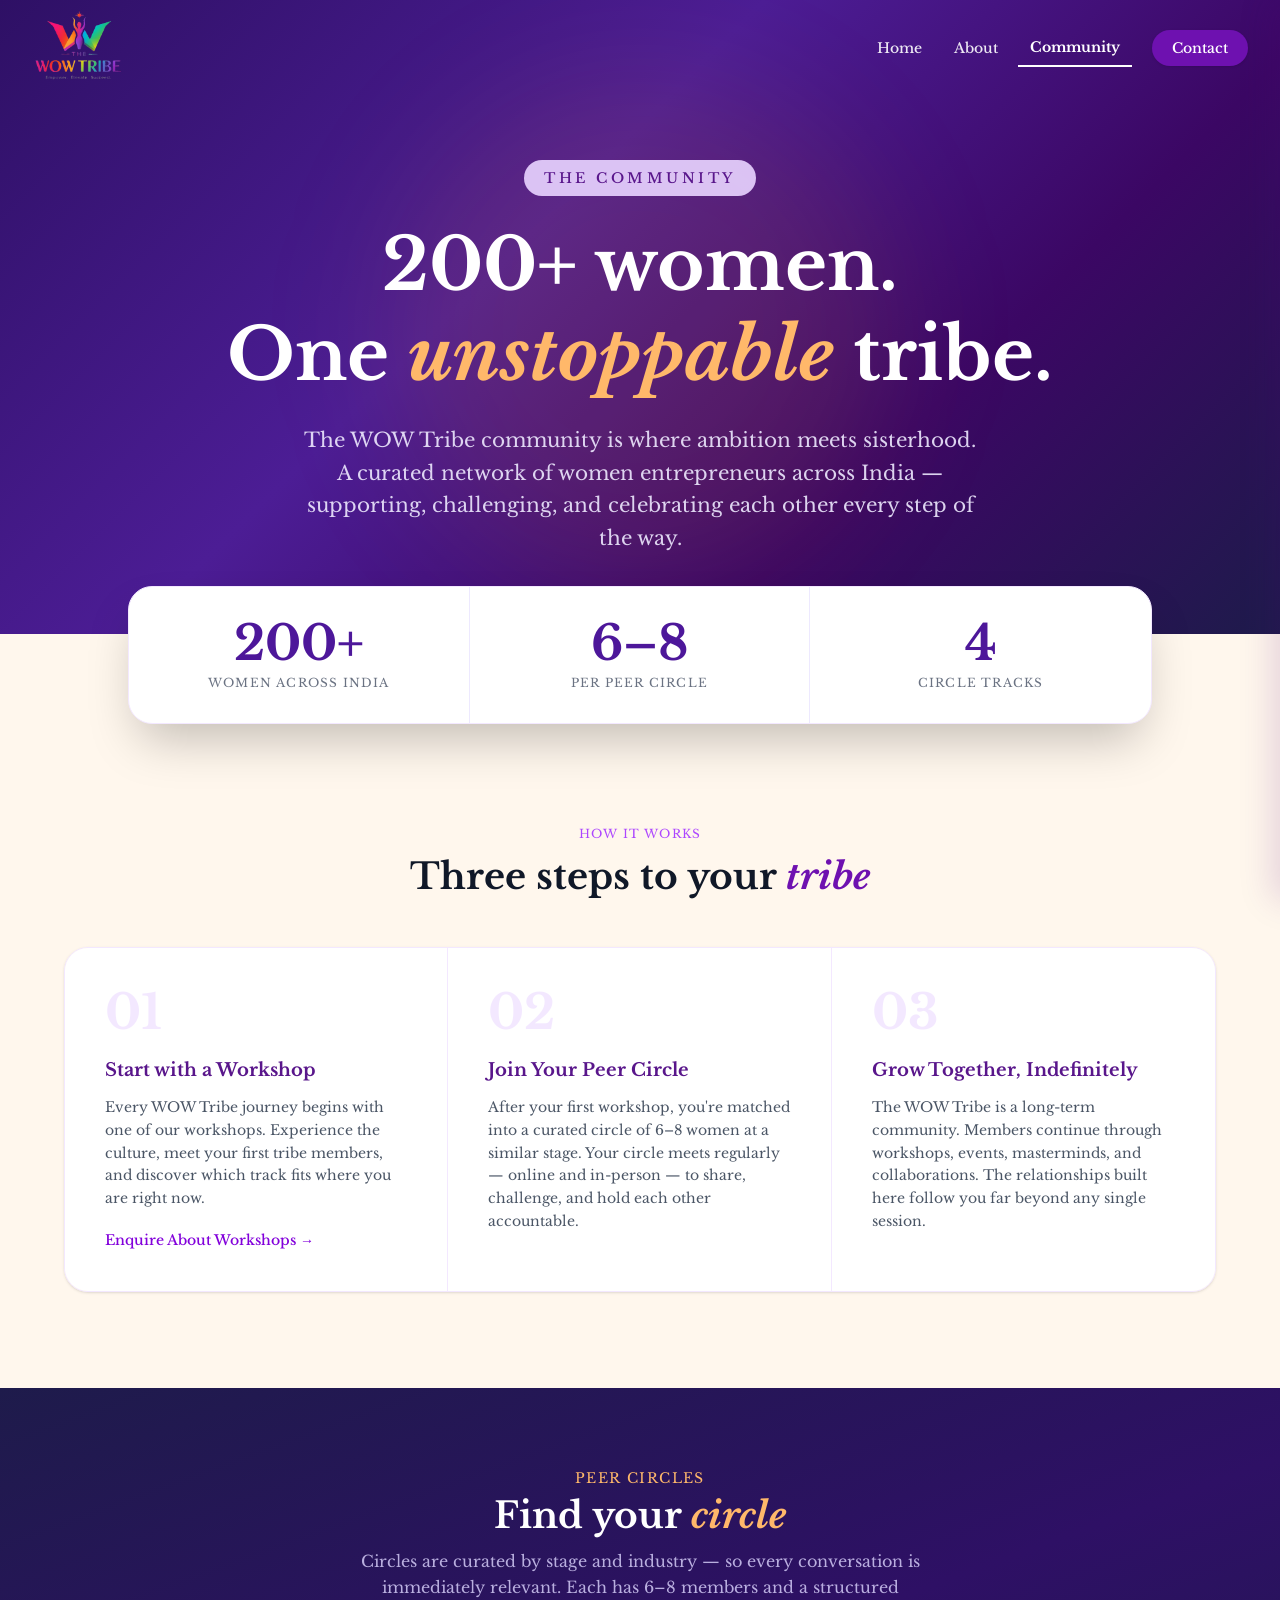
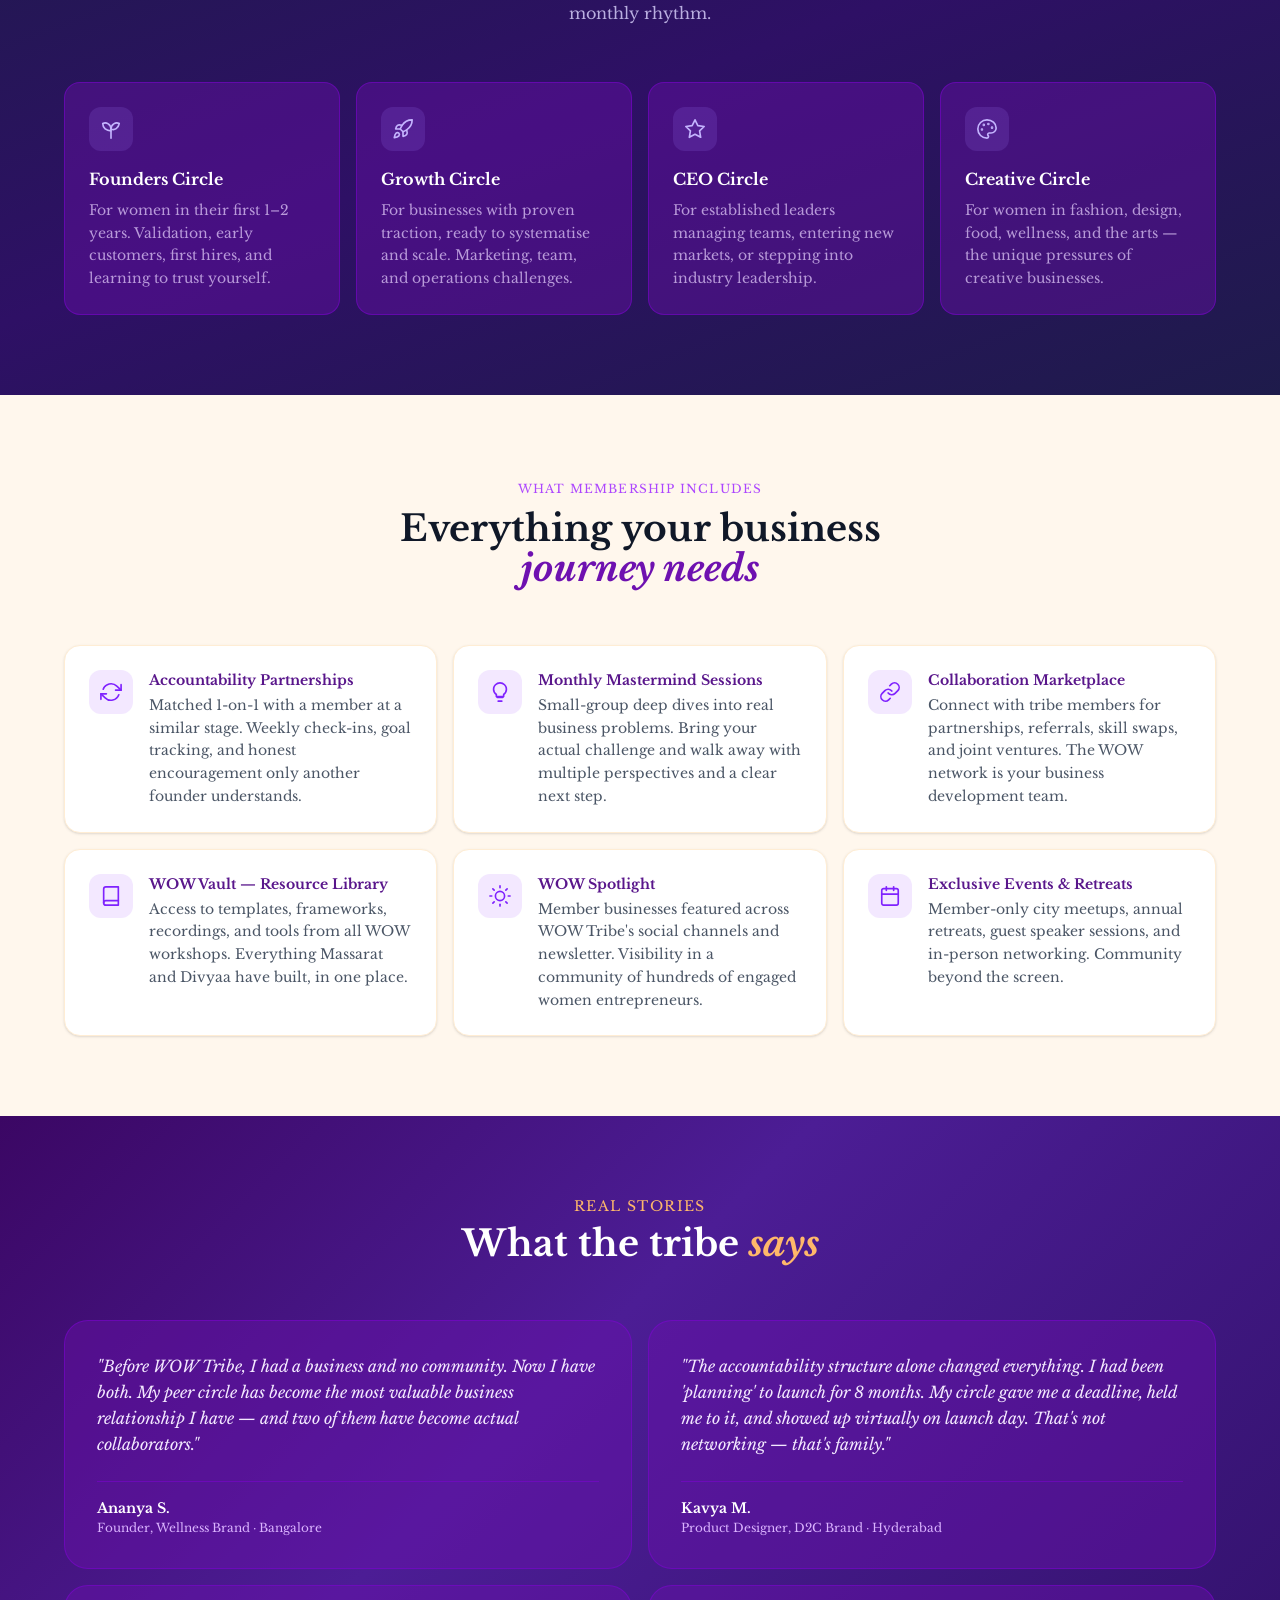
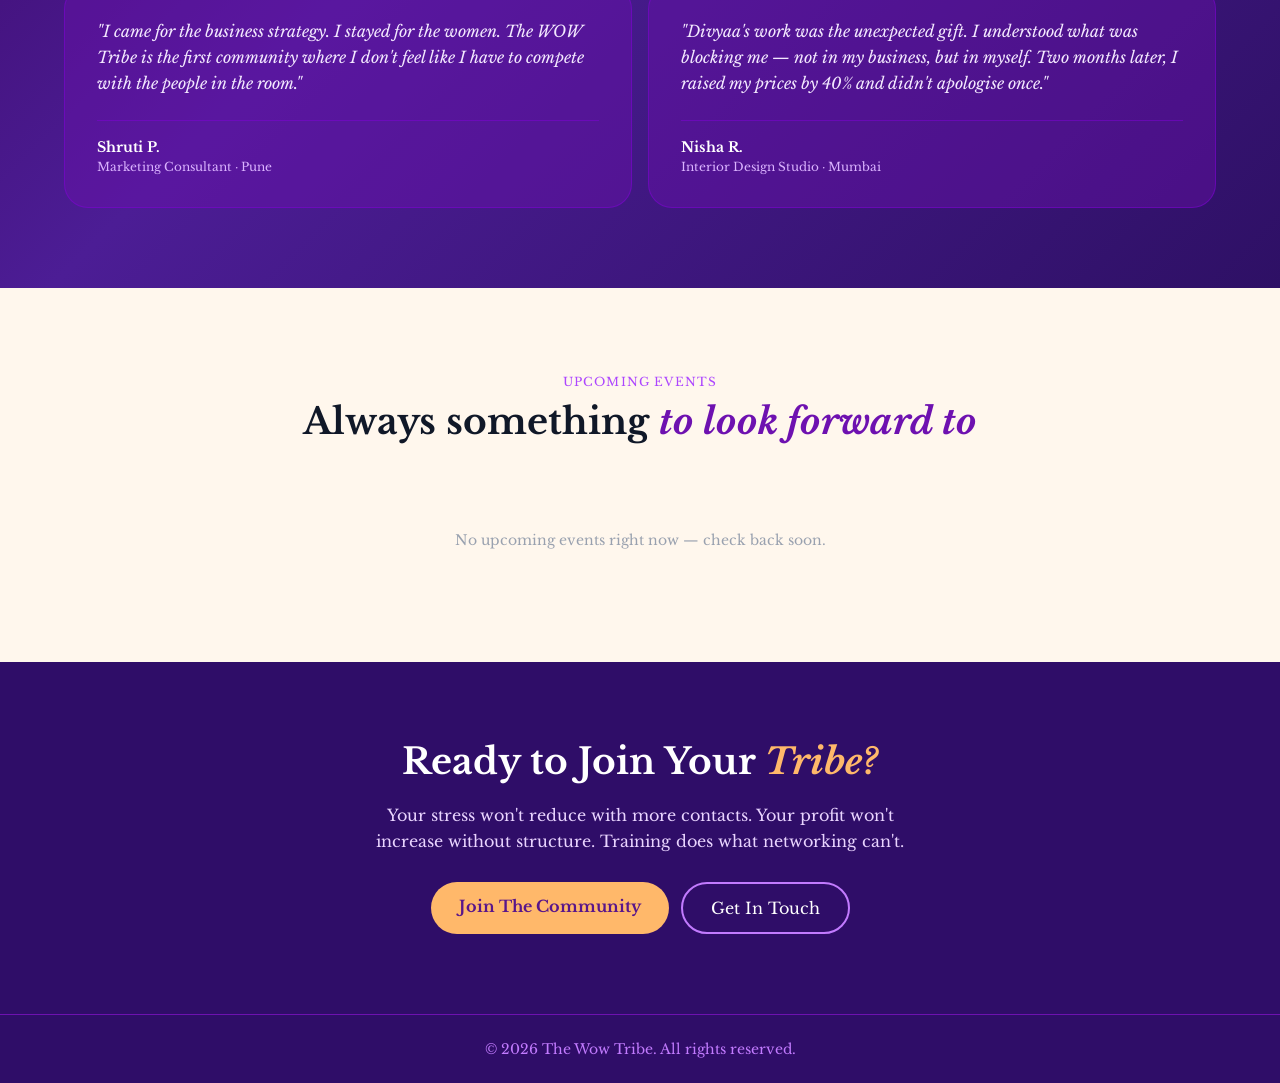
<file: community.html>
<!doctype html>
<html lang="en">
  <head>
    <meta charset="UTF-8" />
    <meta name="viewport" content="width=device-width, initial-scale=1.0" />
    <title>
      WOW Tribe Community | Women Entrepreneur Network India | Peer Circles &
      Mentorship
    </title>
    <meta
      name="description"
      content="The WOW Tribe community is India's most connected network for women entrepreneurs. Peer circles, accountability partners, mentorship, and curated events — join 200+ women across India."
    />
    <link rel="canonical" href="https://wowbians.massaratkang.com/community.html" />

    <!-- Favicons -->
    <link
      rel="apple-touch-icon"
      sizes="180x180"
      href="assets/apple-touch-icon.png"
    />
    <link
      rel="icon"
      type="image/png"
      sizes="32x32"
      href="assets/favicon-32x32.png"
    />
    <link
      rel="icon"
      type="image/png"
      sizes="16x16"
      href="assets/favicon-16x16.png"
    />
    <link rel="icon" href="assets/favicon.ico" />
    <link rel="manifest" href="assets/site.webmanifest" />

    <!-- Fonts -->
    <link rel="preconnect" href="https://fonts.googleapis.com" />
    <link rel="preconnect" href="https://fonts.gstatic.com" crossorigin />
    <link
      href="https://fonts.googleapis.com/css2?family=Libre+Baskerville:ital,wght@0,400..700;1,400..700&family=Sora:wght@100..800&display=swap"
      rel="stylesheet"
    />
    <link rel="stylesheet" href="assets/style.css" />
    <style type="text/tailwindcss">
      @theme {
        --font-serif: "Libre Baskerville", serif;
      }
    </style>
  </head>

  <body class="bg-orange-50 font-serif m-0">
    <!-- ══════════════ NAVBAR ══════════════ -->
    <nav
      id="navbar"
      class="fixed top-0 left-0 right-0 z-50 transition-[background-color,box-shadow] duration-300"
    >
      <div
        class="w-full px-4 sm:px-6 lg:px-8 flex items-center justify-between h-20 md:h-24"
      >
        <a href="index.html" class="flex items-center gap-3 shrink-0">
          <img src="assets/logo.svg" class="h-24 w-auto" alt="The Wow Tribe" />
        </a>

        <!-- Desktop links -->
        <div id="nav-links" class="hidden md:flex items-center gap-1 lg:gap-2">
          <a
            href="index.html"
            data-nav-link
            class="px-3 py-2 text-sm text-white/90 hover:text-white transition font-medium"
            >Home</a
          >
          <a
            href="about.html"
            data-nav-link
            class="px-3 py-2 text-sm text-white/90 hover:text-white transition font-medium"
            >About</a
          >
          <a
            href="community.html"
            data-nav-active
            class="px-3 py-2 text-sm text-white font-bold border-b-2 border-white"
            >Community</a
          >
          <a
            href="contact.html"
            class="cta-btn ml-3 px-5 py-2 bg-purple-800 text-white text-sm rounded-full hover:bg-purple-700 transition font-medium shadow-sm"
            >Contact</a
          >
        </div>

        <!-- Hamburger (mobile only) -->
        <button
          id="hamburger-btn"
          aria-label="Open menu"
          class="flex md:hidden bg-transparent border-0 cursor-pointer flex-col gap-[5px] items-center justify-center p-1.5"
        >
          <span
            class="block w-6 h-0.5 bg-white rounded-full transition-colors"
          ></span>
          <span
            class="block w-6 h-0.5 bg-white rounded-full transition-colors"
          ></span>
          <span
            class="block w-6 h-0.5 bg-white rounded-full transition-colors"
          ></span>
        </button>
      </div>
    </nav>

    <!-- Drawer overlay -->
    <div
      id="drawer-overlay"
      class="hidden fixed inset-0 bg-[rgba(30,0,60,0.55)] z-40 transition-opacity duration-300"
    ></div>

    <!-- Mobile drawer -->
    <div
      id="mobile-drawer"
      aria-hidden="true"
      class="fixed top-0 right-0 w-[72%] max-w-[280px] h-full bg-orange-50 z-50 translate-x-full transition-transform duration-300 ease-[cubic-bezier(0.4,0,0.2,1)] flex flex-col px-7 pt-6 pb-10 shadow-[-8px_0_32px_rgba(80,0,120,0.15)]"
    >
      <button
        id="drawer-close"
        aria-label="Close menu"
        class="self-end bg-transparent border-0 cursor-pointer text-[22px] text-purple-900 px-1.5 py-1 leading-none mb-7"
      >
        ✕
      </button>
      <a
        href="index.html"
        class="block py-3.5 px-1 text-[15px] text-purple-950 font-medium no-underline border-b border-b-violet-100 font-serif"
        >Home</a
      >
      <a
        href="about.html"
        class="block py-3.5 px-1 text-[15px] text-purple-950 font-medium no-underline border-b border-b-violet-100 font-serif"
        >About</a
      >
      <a
        href="community.html"
        class="block py-3.5 px-1 text-[15px] font-medium no-underline border-b border-b-violet-100 font-serif text-purple-700"
        >Community</a
      >
      <a
        href="contact.html"
        class="mt-6 bg-purple-800 hover:bg-purple-700 !text-white rounded-full text-center py-3.5 border-b-0 font-semibold font-serif no-underline"
        >Contact</a
      >
    </div>

    <!-- ══════════════ HERO ══════════════ -->
    <section
      class="relative flex items-center pt-40 pb-20 px-4 sm:px-6 overflow-hidden bg-[linear-gradient(135deg,#2e1065_0%,#4c1d95_40%,#3b0764_70%,#1e1b4b_100%)]"
    >
      <div class="max-w-4xl mx-auto text-center space-y-6 relative z-10">
        <span
          class="inline-flex items-center uppercase tracking-[0.25em] text-xs sm:text-sm bg-purple-200/90 rounded-full px-5 py-2 text-purple-900 font-medium"
        >
          The Community
        </span>
        <h1
          class="text-4xl sm:text-6xl md:text-7xl leading-tight font-bold text-white"
        >
          200+ women.<br class="hidden sm:block" />
          One <span class="text-orange-300 italic">unstoppable</span> tribe.
        </h1>
        <p
          class="text-base sm:text-lg md:text-xl text-violet-100/90 max-w-2xl mx-auto leading-relaxed"
        >
          The WOW Tribe community is where ambition meets sisterhood. A curated
          network of women entrepreneurs across India — supporting, challenging,
          and celebrating each other every step of the way.
        </p>
      </div>
      <!-- Decorative glow -->
      <div
        class="absolute top-20 left-1/2 -translate-x-1/2 w-[500px] h-[500px] bg-orange-400/10 blur-3xl rounded-full pointer-events-none"
      ></div>
    </section>

    <!-- ══════════════ STATS ══════════════ -->
    <section class="px-4 sm:px-6 -mt-12 relative z-20">
      <div
        class="max-w-5xl mx-auto bg-white rounded-3xl shadow-2xl border border-purple-100"
      >
        <div class="grid grid-cols-3">
          <div
            class="p-6 sm:p-8 max-[480px]:py-5 max-[480px]:px-2 text-center border-r border-violet-100"
          >
            <p
              class="text-3xl sm:text-4xl md:text-4xl lg:text-5xl max-[480px]:text-[1.75rem] font-bold text-violet-900"
            >
              200+
            </p>
            <p
              class="text-xs md:text-[0.65rem] lg:text-xs max-[480px]:text-[0.6rem] max-[480px]:tracking-[0.08em] uppercase tracking-widest text-gray-500 mt-2"
            >
              Women Across India
            </p>
          </div>
          <div
            class="p-6 sm:p-8 max-[480px]:py-5 max-[480px]:px-2 text-center border-r border-violet-100"
          >
            <p
              class="text-3xl sm:text-4xl md:text-4xl lg:text-5xl max-[480px]:text-[1.75rem] font-bold text-violet-900"
            >
              6–8
            </p>
            <p
              class="text-xs md:text-[0.65rem] lg:text-xs max-[480px]:text-[0.6rem] max-[480px]:tracking-[0.08em] uppercase tracking-widest text-gray-500 mt-2"
            >
              Per Peer Circle
            </p>
          </div>
          <div class="p-6 sm:p-8 max-[480px]:py-5 max-[480px]:px-2 text-center">
            <p
              class="text-3xl sm:text-4xl md:text-4xl lg:text-5xl max-[480px]:text-[1.75rem] font-bold text-violet-900"
            >
              4
            </p>
            <p
              class="text-xs md:text-[0.65rem] lg:text-xs max-[480px]:text-[0.6rem] max-[480px]:tracking-[0.08em] uppercase tracking-widest text-gray-500 mt-2"
            >
              Circle Tracks
            </p>
          </div>
        </div>
      </div>
    </section>

    <!-- ══════════════ HOW IT WORKS ══════════════ -->
    <section class="py-16 sm:py-24 px-4 sm:px-6 bg-orange-50">
      <div class="max-w-6xl mx-auto">
        <div class="text-center mb-12 reveal">
          <span
            class="inline-block uppercase tracking-widest text-xs text-purple-500 mb-3"
            >How It Works</span
          >
          <h2
            class="text-3xl sm:text-4xl font-bold text-gray-900 leading-tight"
          >
            Three steps to your
            <span class="text-purple-800 italic">tribe</span>
          </h2>
        </div>

        <div
          class="grid md:grid-cols-3 gap-0 border border-purple-100 rounded-3xl overflow-hidden shadow-sm"
        >
          <div
            class="bg-white p-8 sm:p-10 border-b md:border-b-0 md:border-r border-purple-100 reveal"
          >
            <p class="text-5xl font-bold text-purple-100 leading-none mb-5">
              01
            </p>
            <h3 class="font-bold text-purple-900 text-lg mb-3">
              Start with a Workshop
            </h3>
            <p class="text-gray-600 text-sm leading-relaxed">
              Every WOW Tribe journey begins with one of our workshops.
              Experience the culture, meet your first tribe members, and
              discover which track fits where you are right now.
            </p>
            <a
              href="contact.html"
              class="inline-flex items-center gap-1 mt-5 text-purple-700 text-sm font-medium hover:text-purple-900 transition"
              >Enquire About Workshops →</a
            >
          </div>
          <div
            class="bg-white p-8 sm:p-10 border-b md:border-b-0 md:border-r border-purple-100 reveal"
          >
            <p class="text-5xl font-bold text-purple-100 leading-none mb-5">
              02
            </p>
            <h3 class="font-bold text-purple-900 text-lg mb-3">
              Join Your Peer Circle
            </h3>
            <p class="text-gray-600 text-sm leading-relaxed">
              After your first workshop, you're matched into a curated circle of
              6–8 women at a similar stage. Your circle meets regularly — online
              and in-person — to share, challenge, and hold each other
              accountable.
            </p>
          </div>
          <div class="bg-white p-8 sm:p-10 reveal">
            <p class="text-5xl font-bold text-purple-100 leading-none mb-5">
              03
            </p>
            <h3 class="font-bold text-purple-900 text-lg mb-3">
              Grow Together, Indefinitely
            </h3>
            <p class="text-gray-600 text-sm leading-relaxed">
              The WOW Tribe is a long-term community. Members continue through
              workshops, events, masterminds, and collaborations. The
              relationships built here follow you far beyond any single session.
            </p>
          </div>
        </div>
      </div>
    </section>

    <!-- ══════════════ PEER CIRCLES ══════════════ -->
    <section
      class="py-16 sm:py-20 px-4 sm:px-6 bg-[linear-gradient(160deg,#1e1b4b_0%,#2e1065_50%,#1e1b4b_100%)]"
    >
      <div class="max-w-6xl mx-auto">
        <div class="text-center mb-10 sm:mb-14 reveal">
          <span
            class="text-orange-300 uppercase tracking-widest text-xs sm:text-sm mb-2 block"
            >Peer Circles</span
          >
          <h2 class="text-3xl sm:text-4xl font-bold text-white">
            Find your <span class="italic text-orange-300">circle</span>
          </h2>
          <p
            class="text-violet-200/80 text-sm sm:text-base mt-3 max-w-xl mx-auto leading-relaxed"
          >
            Circles are curated by stage and industry — so every conversation is
            immediately relevant. Each has 6–8 members and a structured monthly
            rhythm.
          </p>
        </div>

        <div class="grid sm:grid-cols-2 lg:grid-cols-4 gap-4">
          <div
            class="bg-purple-800/40 border border-purple-700/50 rounded-2xl p-6 hover:bg-purple-800/60 transition reveal"
          >
            <div
              class="flex items-center justify-center w-11 h-11 rounded-xl shrink-0 bg-violet-400/15 mb-4"
            >
              <svg
                class="w-[22px] h-[22px] stroke-violet-300"
                viewBox="0 0 24 24"
                xmlns="http://www.w3.org/2000/svg"
                fill="none"
                stroke-width="1.8"
                stroke-linecap="round"
                stroke-linejoin="round"
              >
                <path d="M12 22V12" />
                <path d="M12 12C12 7 7 4 3 6c0 5 4 8 9 8" />
                <path d="M12 12c0-5 5-8 9-6-1 5-5 8-9 6" />
              </svg>
            </div>
            <h3 class="font-bold text-white text-base mb-2">Founders Circle</h3>
            <p class="text-purple-200/70 text-sm leading-relaxed">
              For women in their first 1–2 years. Validation, early customers,
              first hires, and learning to trust yourself.
            </p>
          </div>

          <div
            class="bg-purple-800/40 border border-purple-700/50 rounded-2xl p-6 hover:bg-purple-800/60 transition reveal"
          >
            <div
              class="flex items-center justify-center w-11 h-11 rounded-xl shrink-0 bg-violet-400/15 mb-4"
            >
              <svg
                class="w-[22px] h-[22px] stroke-violet-300"
                viewBox="0 0 24 24"
                xmlns="http://www.w3.org/2000/svg"
                fill="none"
                stroke-width="1.8"
                stroke-linecap="round"
                stroke-linejoin="round"
              >
                <path
                  d="M4.5 16.5c-1.5 1.26-2 5-2 5s3.74-.5 5-2c.71-.84.7-2.13-.09-2.91a2.18 2.18 0 0 0-2.91-.09z"
                />
                <path
                  d="m12 15-3-3a22 22 0 0 1 2-3.95A12.88 12.88 0 0 1 22 2c0 2.72-.78 7.5-6 11a22.35 22.35 0 0 1-4 2z"
                />
                <path d="M9 12H4s.55-3.03 2-4c1.62-1.08 5 0 5 0" />
                <path d="M12 15v5s3.03-.55 4-2c1.08-1.62 0-5 0-5" />
              </svg>
            </div>
            <h3 class="font-bold text-white text-base mb-2">Growth Circle</h3>
            <p class="text-purple-200/70 text-sm leading-relaxed">
              For businesses with proven traction, ready to systematise and
              scale. Marketing, team, and operations challenges.
            </p>
          </div>

          <div
            class="bg-purple-800/40 border border-purple-700/50 rounded-2xl p-6 hover:bg-purple-800/60 transition reveal"
          >
            <div
              class="flex items-center justify-center w-11 h-11 rounded-xl shrink-0 bg-violet-400/15 mb-4"
            >
              <svg
                class="w-[22px] h-[22px] stroke-violet-300"
                viewBox="0 0 24 24"
                xmlns="http://www.w3.org/2000/svg"
                fill="none"
                stroke-width="1.8"
                stroke-linecap="round"
                stroke-linejoin="round"
              >
                <path
                  d="M12 2l3.09 6.26L22 9.27l-5 4.87 1.18 6.88L12 17.77l-6.18 3.25L7 14.14 2 9.27l6.91-1.01L12 2z"
                />
              </svg>
            </div>
            <h3 class="font-bold text-white text-base mb-2">CEO Circle</h3>
            <p class="text-purple-200/70 text-sm leading-relaxed">
              For established leaders managing teams, entering new markets, or
              stepping into industry leadership.
            </p>
          </div>

          <div
            class="bg-purple-800/40 border border-purple-700/50 rounded-2xl p-6 hover:bg-purple-800/60 transition reveal"
          >
            <div
              class="flex items-center justify-center w-11 h-11 rounded-xl shrink-0 bg-violet-400/15 mb-4"
            >
              <svg
                class="w-[22px] h-[22px] stroke-violet-300"
                viewBox="0 0 24 24"
                xmlns="http://www.w3.org/2000/svg"
                fill="none"
                stroke-width="1.8"
                stroke-linecap="round"
                stroke-linejoin="round"
              >
                <circle cx="13.5" cy="6.5" r=".5" fill="#c4b5fd" />
                <circle cx="17.5" cy="10.5" r=".5" fill="#c4b5fd" />
                <circle cx="8.5" cy="7.5" r=".5" fill="#c4b5fd" />
                <circle cx="6.5" cy="12.5" r=".5" fill="#c4b5fd" />
                <path
                  d="M12 2C6.5 2 2 6.5 2 12s4.5 10 10 10c.926 0 1.648-.746 1.648-1.688 0-.437-.18-.835-.437-1.125-.29-.289-.438-.652-.438-1.125a1.64 1.64 0 0 1 1.668-1.668h1.996c3.051 0 5.555-2.503 5.555-5.554C21.965 6.012 17.461 2 12 2z"
                />
              </svg>
            </div>
            <h3 class="font-bold text-white text-base mb-2">Creative Circle</h3>
            <p class="text-purple-200/70 text-sm leading-relaxed">
              For women in fashion, design, food, wellness, and the arts — the
              unique pressures of creative businesses.
            </p>
          </div>
        </div>
      </div>
    </section>

    <!-- ══════════════ MEMBERSHIP BENEFITS ══════════════ -->
    <section class="py-16 sm:py-20 px-4 sm:px-6 bg-orange-50">
      <div class="max-w-6xl mx-auto">
        <div class="text-center mb-10 sm:mb-14 reveal">
          <span
            class="inline-block uppercase tracking-widest text-xs text-purple-500 mb-3"
            >What Membership Includes</span
          >
          <h2 class="text-3xl sm:text-4xl font-bold text-gray-900">
            Everything your business<br class="hidden sm:block" />
            <span class="text-purple-800 italic">journey needs</span>
          </h2>
        </div>

        <div class="grid sm:grid-cols-2 lg:grid-cols-3 gap-4">
          <div
            class="bg-white rounded-2xl p-6 border border-orange-100 shadow-sm flex gap-4 items-start reveal"
          >
            <div
              class="flex items-center justify-center w-11 h-11 rounded-xl shrink-0 bg-purple-100"
            >
              <svg
                class="w-[22px] h-[22px] stroke-violet-600"
                viewBox="0 0 24 24"
                xmlns="http://www.w3.org/2000/svg"
                fill="none"
                stroke-width="1.8"
                stroke-linecap="round"
                stroke-linejoin="round"
              >
                <polyline points="23 4 23 10 17 10" />
                <polyline points="1 20 1 14 7 14" />
                <path
                  d="M3.51 9a9 9 0 0 1 14.85-3.36L23 10M1 14l4.64 4.36A9 9 0 0 0 20.49 15"
                />
              </svg>
            </div>
            <div>
              <h4 class="font-bold text-purple-900 text-sm mb-1">
                Accountability Partnerships
              </h4>
              <p class="text-gray-600 text-xs sm:text-sm leading-relaxed">
                Matched 1-on-1 with a member at a similar stage. Weekly
                check-ins, goal tracking, and honest encouragement only another
                founder understands.
              </p>
            </div>
          </div>

          <div
            class="bg-white rounded-2xl p-6 border border-orange-100 shadow-sm flex gap-4 items-start reveal"
          >
            <div
              class="flex items-center justify-center w-11 h-11 rounded-xl shrink-0 bg-purple-100"
            >
              <svg
                class="w-[22px] h-[22px] stroke-violet-600"
                viewBox="0 0 24 24"
                xmlns="http://www.w3.org/2000/svg"
                fill="none"
                stroke-width="1.8"
                stroke-linecap="round"
                stroke-linejoin="round"
              >
                <path d="M9 18h6" />
                <path d="M10 22h4" />
                <path
                  d="M12 2a7 7 0 0 1 7 7c0 2.38-1.19 4.47-3 5.74V17H8v-2.26C6.19 13.47 5 11.38 5 9a7 7 0 0 1 7-7z"
                />
              </svg>
            </div>
            <div>
              <h4 class="font-bold text-purple-900 text-sm mb-1">
                Monthly Mastermind Sessions
              </h4>
              <p class="text-gray-600 text-xs sm:text-sm leading-relaxed">
                Small-group deep dives into real business problems. Bring your
                actual challenge and walk away with multiple perspectives and a
                clear next step.
              </p>
            </div>
          </div>

          <div
            class="bg-white rounded-2xl p-6 border border-orange-100 shadow-sm flex gap-4 items-start reveal"
          >
            <div
              class="flex items-center justify-center w-11 h-11 rounded-xl shrink-0 bg-purple-100"
            >
              <svg
                class="w-[22px] h-[22px] stroke-violet-600"
                viewBox="0 0 24 24"
                xmlns="http://www.w3.org/2000/svg"
                fill="none"
                stroke-width="1.8"
                stroke-linecap="round"
                stroke-linejoin="round"
              >
                <path
                  d="M10 13a5 5 0 0 0 7.54.54l3-3a5 5 0 0 0-7.07-7.07l-1.72 1.71"
                />
                <path
                  d="M14 11a5 5 0 0 0-7.54-.54l-3 3a5 5 0 0 0 7.07 7.07l1.71-1.71"
                />
              </svg>
            </div>
            <div>
              <h4 class="font-bold text-purple-900 text-sm mb-1">
                Collaboration Marketplace
              </h4>
              <p class="text-gray-600 text-xs sm:text-sm leading-relaxed">
                Connect with tribe members for partnerships, referrals, skill
                swaps, and joint ventures. The WOW network is your business
                development team.
              </p>
            </div>
          </div>

          <div
            class="bg-white rounded-2xl p-6 border border-orange-100 shadow-sm flex gap-4 items-start reveal"
          >
            <div
              class="flex items-center justify-center w-11 h-11 rounded-xl shrink-0 bg-purple-100"
            >
              <svg
                class="w-[22px] h-[22px] stroke-violet-600"
                viewBox="0 0 24 24"
                xmlns="http://www.w3.org/2000/svg"
                fill="none"
                stroke-width="1.8"
                stroke-linecap="round"
                stroke-linejoin="round"
              >
                <path d="M4 19.5A2.5 2.5 0 0 1 6.5 17H20" />
                <path
                  d="M6.5 2H20v20H6.5A2.5 2.5 0 0 1 4 19.5v-15A2.5 2.5 0 0 1 6.5 2z"
                />
              </svg>
            </div>
            <div>
              <h4 class="font-bold text-purple-900 text-sm mb-1">
                WOW Vault — Resource Library
              </h4>
              <p class="text-gray-600 text-xs sm:text-sm leading-relaxed">
                Access to templates, frameworks, recordings, and tools from all
                WOW workshops. Everything Massarat and Divyaa have built, in one
                place.
              </p>
            </div>
          </div>

          <div
            class="bg-white rounded-2xl p-6 border border-orange-100 shadow-sm flex gap-4 items-start reveal"
          >
            <div
              class="flex items-center justify-center w-11 h-11 rounded-xl shrink-0 bg-purple-100"
            >
              <svg
                class="w-[22px] h-[22px] stroke-violet-600"
                viewBox="0 0 24 24"
                xmlns="http://www.w3.org/2000/svg"
                fill="none"
                stroke-width="1.8"
                stroke-linecap="round"
                stroke-linejoin="round"
              >
                <circle cx="12" cy="12" r="5" />
                <line x1="12" y1="1" x2="12" y2="3" />
                <line x1="12" y1="21" x2="12" y2="23" />
                <line x1="4.22" y1="4.22" x2="5.64" y2="5.64" />
                <line x1="18.36" y1="18.36" x2="19.78" y2="19.78" />
                <line x1="1" y1="12" x2="3" y2="12" />
                <line x1="21" y1="12" x2="23" y2="12" />
                <line x1="4.22" y1="19.78" x2="5.64" y2="18.36" />
                <line x1="18.36" y1="5.64" x2="19.78" y2="4.22" />
              </svg>
            </div>
            <div>
              <h4 class="font-bold text-purple-900 text-sm mb-1">
                WOW Spotlight
              </h4>
              <p class="text-gray-600 text-xs sm:text-sm leading-relaxed">
                Member businesses featured across WOW Tribe's social channels
                and newsletter. Visibility in a community of hundreds of engaged
                women entrepreneurs.
              </p>
            </div>
          </div>

          <div
            class="bg-white rounded-2xl p-6 border border-orange-100 shadow-sm flex gap-4 items-start reveal"
          >
            <div
              class="flex items-center justify-center w-11 h-11 rounded-xl shrink-0 bg-purple-100"
            >
              <svg
                class="w-[22px] h-[22px] stroke-violet-600"
                viewBox="0 0 24 24"
                xmlns="http://www.w3.org/2000/svg"
                fill="none"
                stroke-width="1.8"
                stroke-linecap="round"
                stroke-linejoin="round"
              >
                <rect x="3" y="4" width="18" height="18" rx="2" ry="2" />
                <line x1="16" y1="2" x2="16" y2="6" />
                <line x1="8" y1="2" x2="8" y2="6" />
                <line x1="3" y1="10" x2="21" y2="10" />
              </svg>
            </div>
            <div>
              <h4 class="font-bold text-purple-900 text-sm mb-1">
                Exclusive Events &amp; Retreats
              </h4>
              <p class="text-gray-600 text-xs sm:text-sm leading-relaxed">
                Member-only city meetups, annual retreats, guest speaker
                sessions, and in-person networking. Community beyond the screen.
              </p>
            </div>
          </div>
        </div>
      </div>
    </section>

    <!-- ══════════════ TESTIMONIALS ══════════════ -->
    <section
      class="py-16 sm:py-20 px-4 sm:px-6 bg-[linear-gradient(135deg,#3b0764_0%,#4c1d95_40%,#2e1065_100%)]"
    >
      <div class="max-w-6xl mx-auto">
        <div class="text-center mb-10 sm:mb-14 reveal">
          <span
            class="text-orange-300 uppercase tracking-widest text-xs sm:text-sm mb-2 block"
            >Real Stories</span
          >
          <h2 class="text-3xl sm:text-4xl font-bold text-white">
            What the tribe <span class="italic text-orange-300">says</span>
          </h2>
        </div>

        <div class="grid sm:grid-cols-2 gap-4">
          <div
            class="bg-purple-800/40 border border-purple-700/50 rounded-3xl p-7 sm:p-8 reveal"
          >
            <p
              class="text-purple-100 text-sm sm:text-base italic leading-relaxed mb-6"
            >
              "Before WOW Tribe, I had a business and no community. Now I have
              both. My peer circle has become the most valuable business
              relationship I have — and two of them have become actual
              collaborators."
            </p>
            <div class="border-t border-purple-700/50 pt-4">
              <p class="text-white font-bold text-sm">Ananya S.</p>
              <p class="text-purple-300 text-xs mt-0.5">
                Founder, Wellness Brand · Bangalore
              </p>
            </div>
          </div>

          <div
            class="bg-purple-800/40 border border-purple-700/50 rounded-3xl p-7 sm:p-8 reveal"
          >
            <p
              class="text-purple-100 text-sm sm:text-base italic leading-relaxed mb-6"
            >
              "The accountability structure alone changed everything. I had been
              'planning' to launch for 8 months. My circle gave me a deadline,
              held me to it, and showed up virtually on launch day. That's not
              networking — that's family."
            </p>
            <div class="border-t border-purple-700/50 pt-4">
              <p class="text-white font-bold text-sm">Kavya M.</p>
              <p class="text-purple-300 text-xs mt-0.5">
                Product Designer, D2C Brand · Hyderabad
              </p>
            </div>
          </div>

          <div
            class="bg-purple-800/40 border border-purple-700/50 rounded-3xl p-7 sm:p-8 reveal"
          >
            <p
              class="text-purple-100 text-sm sm:text-base italic leading-relaxed mb-6"
            >
              "I came for the business strategy. I stayed for the women. The WOW
              Tribe is the first community where I don't feel like I have to
              compete with the people in the room."
            </p>
            <div class="border-t border-purple-700/50 pt-4">
              <p class="text-white font-bold text-sm">Shruti P.</p>
              <p class="text-purple-300 text-xs mt-0.5">
                Marketing Consultant · Pune
              </p>
            </div>
          </div>

          <div
            class="bg-purple-800/40 border border-purple-700/50 rounded-3xl p-7 sm:p-8 reveal"
          >
            <p
              class="text-purple-100 text-sm sm:text-base italic leading-relaxed mb-6"
            >
              "Divyaa's work was the unexpected gift. I understood what was
              blocking me — not in my business, but in myself. Two months later,
              I raised my prices by 40% and didn't apologise once."
            </p>
            <div class="border-t border-purple-700/50 pt-4">
              <p class="text-white font-bold text-sm">Nisha R.</p>
              <p class="text-purple-300 text-xs mt-0.5">
                Interior Design Studio · Mumbai
              </p>
            </div>
          </div>
        </div>
      </div>
    </section>

    <!-- ══════════════ UPCOMING EVENTS ══════════════ -->
    <section class="py-16 sm:py-20 px-4 sm:px-6 bg-orange-50">
      <div class="max-w-4xl mx-auto">
        <div class="text-center mb-10 sm:mb-14 reveal">
          <span
            class="inline-block uppercase tracking-widest text-xs text-purple-500 mb-3"
            >Upcoming Events</span
          >
          <h2 class="text-3xl sm:text-4xl font-bold text-gray-900">
            Always something
            <span class="text-purple-800 italic">to look forward to</span>
          </h2>
        </div>
        <div id="events-list" class="space-y-3"></div>
        <p
          id="events-empty"
          class="hidden text-center text-gray-400 text-sm py-8"
        >
          No upcoming events right now — check back soon.
        </p>
      </div>
    </section>

    <!-- ══════════════ CTA BAND ══════════════ -->
    <section
      class="py-16 sm:py-20 px-4 sm:px-6 bg-violet-950 text-white text-center"
    >
      <div class="max-w-xl mx-auto space-y-5 reveal">
        <h2 class="text-3xl sm:text-4xl font-bold">
          Ready to Join Your <span class="italic text-orange-300">Tribe?</span>
        </h2>
        <p class="text-purple-200 text-sm sm:text-base leading-relaxed">
          Your stress won't reduce with more contacts. Your profit won't
          increase without structure. Training does what networking can't.
        </p>
        <div class="flex flex-wrap justify-center gap-3 pt-2">
          <a
            href="contact.html"
            class="px-7 py-3 bg-orange-300 text-purple-900 font-bold rounded-full hover:bg-orange-200 transition text-sm sm:text-base"
            >Join The Community</a
          >
          <a
            href="contact.html"
            class="px-7 py-3 border-2 border-purple-400 text-white rounded-full hover:bg-purple-800 transition text-sm sm:text-base"
            >Get In Touch</a
          >
        </div>
      </div>
    </section>

    <!-- ══════════════ FOOTER ══════════════ -->
    <footer
      class="bg-violet-950 border-t border-purple-800 py-6 px-4 text-center"
    >
      <p class="text-purple-400 text-xs sm:text-sm">
        © 2026 The Wow Tribe. All rights reserved.
      </p>
    </footer>

    <!-- ══════════════ SCRIPTS ══════════════ -->
    <script src="assets/site.js"></script>
    <script src="assets/js/community.js"></script>
  </body>
</html>
</file>
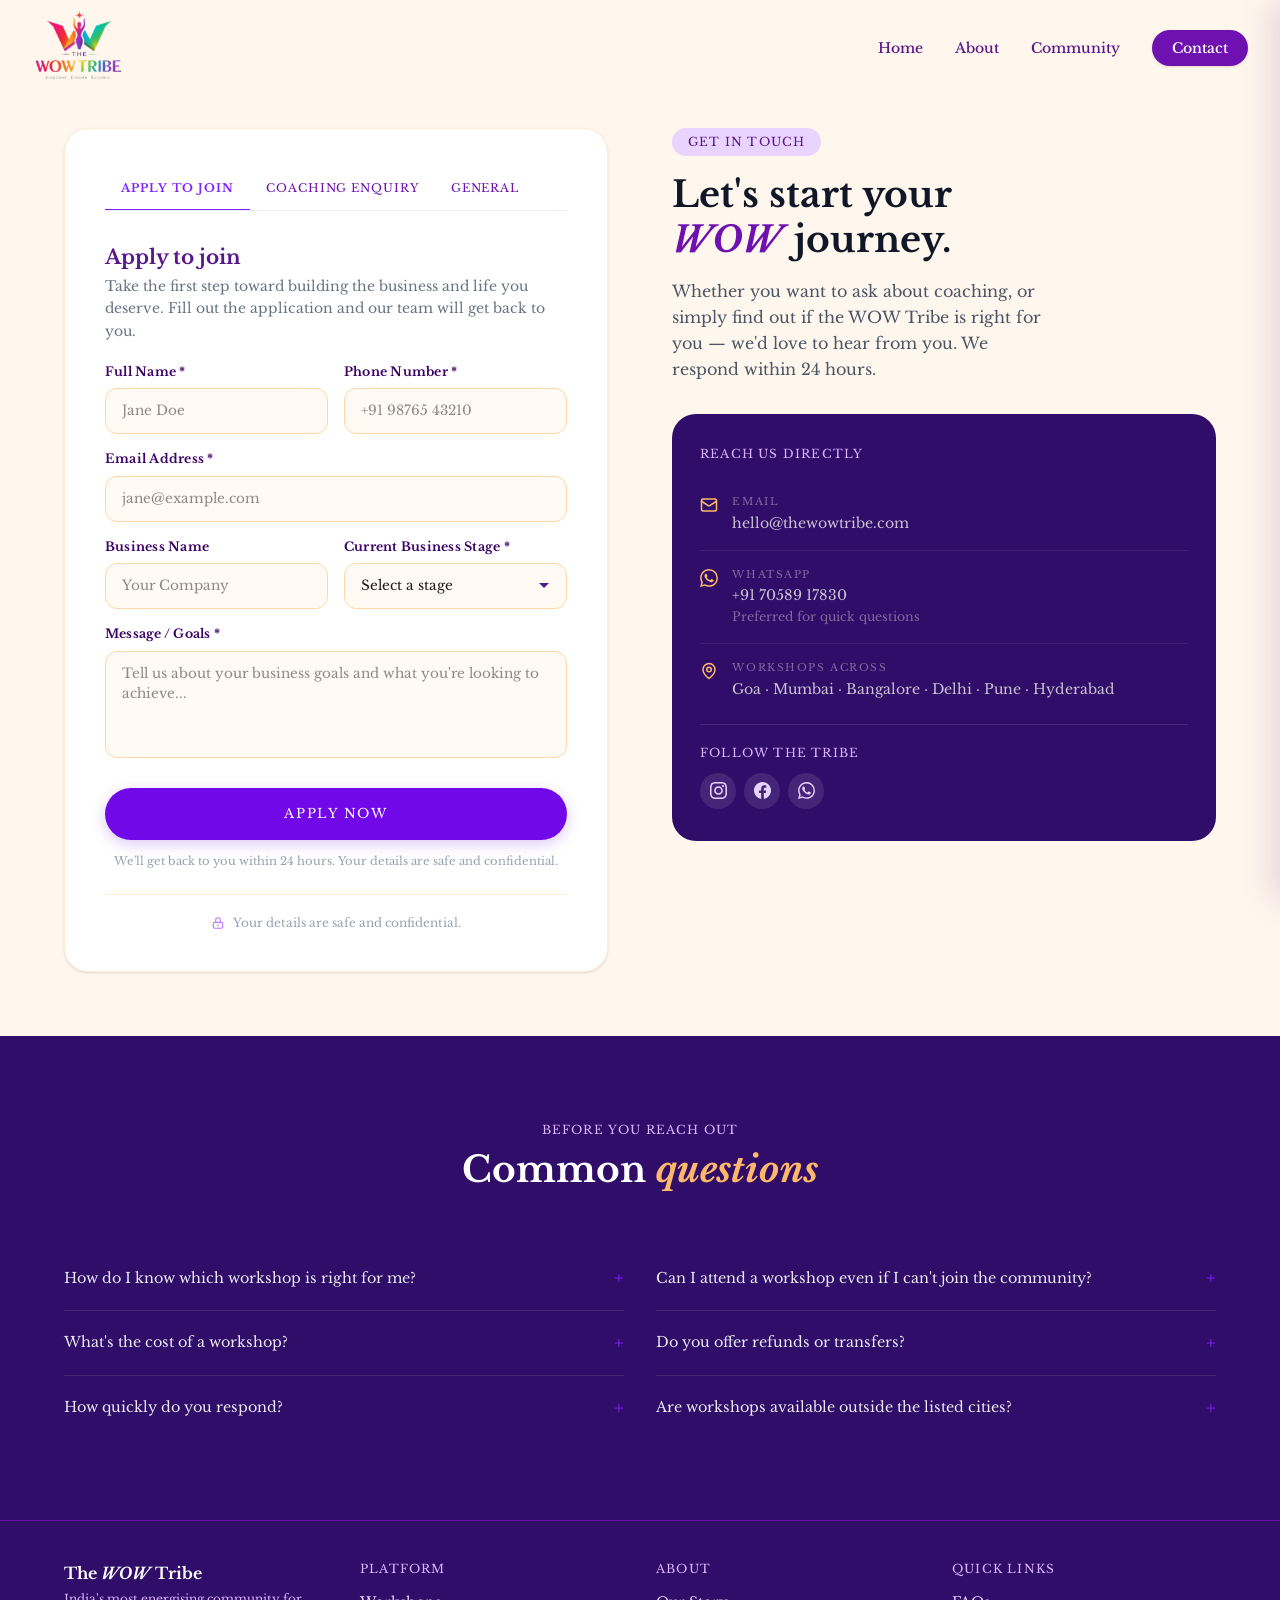
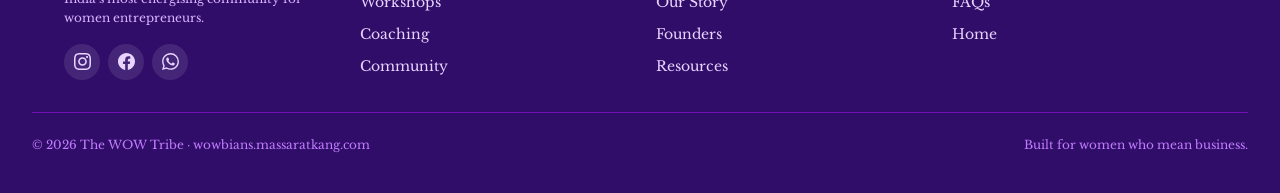
<file: contact.html>
<!doctype html>
<html lang="en">
  <head>
    <meta charset="UTF-8" />
    <meta name="viewport" content="width=device-width, initial-scale=1.0" />
    <title>
      Contact The WOW Tribe | Join India's Women Entrepreneur Community
    </title>
    <meta
      name="description"
      content="Ready to join The WOW Tribe? Contact us to enquire about coaching or join the women entrepreneur community. We respond within 24 hours."
    />
    <link rel="canonical" href="https://wowbians.massaratkang.com/contact.html" />
    <meta property="og:title" content="Contact Us – The Wow Tribe" />
    <meta
      property="og:description"
      content="Ready to join your tribe? Enquire about coaching or say hello."
    />
    <meta
      property="og:url"
      content="https://wowbians.massaratkang.com/contact.html"
    />
    <meta property="og:type" content="website" />
    <meta
      property="og:image"
      content="https://wowbians.massaratkang.com/assets/og-image.jpg"
    />

    <link rel="preconnect" href="https://fonts.googleapis.com" />
    <link rel="preconnect" href="https://fonts.gstatic.com" crossorigin />
    <link
      href="https://fonts.googleapis.com/css2?family=Libre+Baskerville:ital,wght@0,400;0,700;1,400&family=Sora:wght@100..800&display=swap"
      rel="stylesheet"
    />

    <link
      rel="apple-touch-icon"
      sizes="180x180"
      href="assets/apple-touch-icon.png"
    />
    <link
      rel="icon"
      type="image/png"
      sizes="32x32"
      href="assets/favicon-32x32.png"
    />
    <link
      rel="icon"
      type="image/png"
      sizes="16x16"
      href="assets/favicon-16x16.png"
    />
    <link rel="icon" href="assets/favicon.ico" />
    <link rel="manifest" href="assets/site.webmanifest" />

    <!-- Shared stylesheet -->
    <link rel="stylesheet" href="assets/style.css" />
    <style type="text/tailwindcss">
      @theme {
        --font-serif: "Libre Baskerville", serif;
      }
    </style>
  </head>
  <body class="bg-orange-50 font-serif m-0 overflow-x-hidden">
    <!-- NAVBAR -->
    <nav
      id="navbar"
      class="fixed top-0 left-0 right-0 z-50 transition-[background-color,box-shadow] duration-300"
    >
      <div
        class="w-full px-4 sm:px-6 lg:px-8 flex items-center justify-between h-20 md:h-24"
      >
        <a href="index.html" class="flex items-center gap-3 shrink-0">
          <img src="assets/logo.svg" class="h-24 w-auto" alt="The Wow Tribe" />
        </a>

        <!-- Desktop links -->
        <div id="nav-links" class="hidden md:flex items-center gap-1 lg:gap-2">
          <a
            href="index.html"
            data-nav-link
            class="px-3 py-2 text-sm text-purple-900 hover:text-purple-600 transition font-medium"
            >Home</a
          >
          <a
            href="about.html"
            data-nav-link
            class="px-3 py-2 text-sm text-purple-900 hover:text-purple-600 transition font-medium"
            >About</a
          >
          <a
            href="community.html"
            data-nav-link
            class="px-3 py-2 text-sm text-purple-900 hover:text-purple-600 transition font-medium"
            >Community</a
          >
          <a
            href="contact.html"
            class="cta-btn ml-3 px-5 py-2 bg-purple-800 text-white text-sm rounded-full hover:bg-purple-700 transition font-medium shadow-sm"
            >Contact</a
          >
        </div>

        <!-- Hamburger (mobile only) -->
        <button
          id="hamburger-btn"
          aria-label="Open menu"
          class="flex md:hidden bg-transparent border-0 cursor-pointer flex-col gap-[5px] items-center justify-center p-1.5"
        >
          <span class="block w-6 h-0.5 bg-purple-900 rounded-full transition-colors"></span>
          <span class="block w-6 h-0.5 bg-purple-900 rounded-full transition-colors"></span>
          <span class="block w-6 h-0.5 bg-purple-900 rounded-full transition-colors"></span>
        </button>
      </div>
    </nav>

    <!-- Drawer overlay -->
    <div
      id="drawer-overlay"
      class="hidden fixed inset-0 bg-[rgba(30,0,60,0.55)] z-40 transition-opacity duration-300"
    ></div>

    <!-- Mobile drawer -->
    <div
      id="mobile-drawer"
      aria-hidden="true"
      class="fixed top-0 right-0 w-[72%] max-w-[280px] h-full bg-orange-50 z-50 translate-x-full transition-transform duration-300 ease-[cubic-bezier(0.4,0,0.2,1)] flex flex-col px-7 pt-6 pb-10 shadow-[-8px_0_32px_rgba(80,0,120,0.15)]"
    >
      <button
        id="drawer-close"
        aria-label="Close menu"
        class="self-end bg-transparent border-0 cursor-pointer text-[22px] text-purple-900 px-1.5 py-1 leading-none mb-7"
      >
        ✕
      </button>
      <a
        href="index.html"
        class="block py-3.5 px-1 text-[15px] text-purple-950 font-medium no-underline border-b border-b-violet-100 font-serif"
        >Home</a
      >
      <a
        href="about.html"
        class="block py-3.5 px-1 text-[15px] text-purple-950 font-medium no-underline border-b border-b-violet-100 font-serif"
        >About</a
      >
      <a
        href="community.html"
        class="block py-3.5 px-1 text-[15px] text-purple-950 font-medium no-underline border-b border-b-violet-100 font-serif"
        >Community</a
      >
      <a
        href="contact.html"
        class="mt-6 bg-purple-800 hover:bg-purple-700 !text-white rounded-full text-center py-3.5 border-b-0 font-semibold font-serif no-underline"
        >Contact</a
      >
    </div>

    <main>
      <!-- CONTACT SECTION -->
      <section id="join" class="pt-24 sm:pt-28 lg:pt-32 pb-16 px-4 sm:px-6">
        <div
          class="max-w-6xl mx-auto flex flex-col gap-10 lg:grid lg:grid-cols-2 lg:gap-16 lg:items-start"
          id="contact-cols"
        >
          <!-- INFO panel -->
          <div class="lg:sticky lg:top-32 space-y-8 lg:order-2">
            <div class="space-y-4 reveal">
              <span
                class="inline-block uppercase tracking-widest text-xs bg-purple-200 rounded-full px-4 py-1.5 text-purple-900"
                >Get In Touch</span
              >
              <h1
                class="text-3xl sm:text-4xl leading-tight font-bold text-gray-900"
              >
                Let's start your<br />
                <span class="text-purple-800 italic">WOW</span> journey.
              </h1>
              <p
                class="text-sm sm:text-base text-gray-600 leading-relaxed max-w-sm"
              >
                Whether you want to ask about coaching, or simply find out if
                the WOW Tribe is right for you — we'd love to hear from you. We
                respond within 24 hours.
              </p>
            </div>

            <!-- Dark info card -->
            <div class="rounded-3xl bg-violet-950 px-7 py-8 reveal">
              <p class="text-xs uppercase tracking-widest text-purple-300 mb-4">
                Reach us directly
              </p>

              <div
                class="flex gap-[0.9rem] items-start py-4 border-b border-white/[0.08]"
              >
                <div class="shrink-0 mt-0.5 text-orange-300">
                  <!-- Email icon -->
                  <svg
                    xmlns="http://www.w3.org/2000/svg"
                    width="18"
                    height="18"
                    fill="none"
                    stroke="currentColor"
                    stroke-width="2"
                    stroke-linecap="round"
                    stroke-linejoin="round"
                    viewBox="0 0 24 24"
                  >
                    <rect x="2" y="4" width="20" height="16" rx="2" />
                    <path d="m22 7-8.97 5.7a1.94 1.94 0 0 1-2.06 0L2 7" />
                  </svg>
                </div>
                <div>
                  <div
                    class="text-[0.65rem] tracking-[0.15em] uppercase text-[rgba(250,246,241,0.4)] mb-[3px]"
                  >
                    Email
                  </div>
                  <div
                    class="text-[0.88rem] text-[rgba(250,246,241,0.78)] leading-normal"
                  >
                    <a
                      href="mailto:hello@thewowtribe.com"
                      class="text-[rgba(250,246,241,0.78)] no-underline transition-colors duration-200 hover:text-orange-300"
                      >hello@thewowtribe.com</a
                    >
                  </div>
                </div>
              </div>

              <div
                class="flex gap-[0.9rem] items-start py-4 border-b border-white/[0.08]"
              >
                <div class="shrink-0 mt-0.5 text-orange-300">
                  <!-- WhatsApp icon -->
                  <svg
                    xmlns="http://www.w3.org/2000/svg"
                    width="18"
                    height="18"
                    viewBox="0 0 24 24"
                    fill="currentColor"
                  >
                    <path
                      d="M17.472 14.382c-.297-.149-1.758-.867-2.03-.967-.273-.099-.471-.148-.67.15-.197.297-.767.966-.94 1.164-.173.199-.347.223-.644.075-.297-.15-1.255-.463-2.39-1.475-.883-.788-1.48-1.761-1.653-2.059-.173-.297-.018-.458.13-.606.134-.133.298-.347.446-.52.149-.174.198-.298.298-.497.099-.198.05-.371-.025-.52-.075-.149-.669-1.612-.916-2.207-.242-.579-.487-.5-.669-.51-.173-.008-.371-.01-.57-.01-.198 0-.52.074-.792.372-.272.297-1.04 1.016-1.04 2.479 0 1.462 1.065 2.875 1.213 3.074.149.198 2.096 3.2 5.077 4.487.709.306 1.262.489 1.694.625.712.227 1.36.195 1.871.118.571-.085 1.758-.719 2.006-1.413.248-.694.248-1.289.173-1.413-.074-.124-.272-.198-.57-.347m-5.421 7.403h-.004a9.87 9.87 0 0 1-5.031-1.378l-.361-.214-3.741.982.998-3.648-.235-.374a9.86 9.86 0 0 1-1.51-5.26c.001-5.45 4.436-9.884 9.888-9.884 2.64 0 5.122 1.03 6.988 2.898a9.825 9.825 0 0 1 2.893 6.994c-.003 5.45-4.437 9.884-9.885 9.884m8.413-18.297A11.815 11.815 0 0 0 12.05 0C5.495 0 .16 5.335.157 11.892c0 2.096.547 4.142 1.588 5.945L.057 24l6.305-1.654a11.882 11.882 0 0 0 5.683 1.448h.005c6.554 0 11.89-5.335 11.893-11.893a11.821 11.821 0 0 0-3.48-8.413Z"
                    />
                  </svg>
                </div>
                <div>
                  <div
                    class="text-[0.65rem] tracking-[0.15em] uppercase text-[rgba(250,246,241,0.4)] mb-[3px]"
                  >
                    WhatsApp
                  </div>
                  <div
                    class="text-[0.88rem] text-[rgba(250,246,241,0.78)] leading-normal"
                  >
                    <a
                      href="https://wa.me/917058917830"
                      class="text-[rgba(250,246,241,0.78)] no-underline transition-colors duration-200 hover:text-orange-300"
                      >+91 70589 17830</a
                    >
                    <span
                      class="block text-[0.78rem] text-[rgba(250,246,241,0.4)] mt-0.5"
                      >Preferred for quick questions</span
                    >
                  </div>
                </div>
              </div>

              <div class="flex gap-[0.9rem] items-start py-4 last:pb-0">
                <div class="shrink-0 mt-0.5 text-orange-300">
                  <!-- Location pin icon -->
                  <svg
                    xmlns="http://www.w3.org/2000/svg"
                    width="18"
                    height="18"
                    fill="none"
                    stroke="currentColor"
                    stroke-width="2"
                    stroke-linecap="round"
                    stroke-linejoin="round"
                    viewBox="0 0 24 24"
                  >
                    <path d="M20 10c0 6-8 12-8 12s-8-6-8-12a8 8 0 0 1 16 0Z" />
                    <circle cx="12" cy="10" r="3" />
                  </svg>
                </div>
                <div>
                  <div
                    class="text-[0.65rem] tracking-[0.15em] uppercase text-[rgba(250,246,241,0.4)] mb-[3px]"
                  >
                    Workshops across
                  </div>
                  <div
                    class="text-[0.88rem] text-[rgba(250,246,241,0.78)] leading-normal"
                  >
                    Goa · Mumbai · Bangalore · Delhi · Pune · Hyderabad
                  </div>
                </div>
              </div>

              <div class="pt-5 mt-2 border-t border-white/10">
                <p
                  class="text-xs uppercase tracking-widest text-purple-300 mb-3"
                >
                  Follow the tribe
                </p>
                <div class="flex gap-2">
                  <!-- Instagram -->
                  <a
                    href="https://www.instagram.com/wowbians/"
                    target="_blank"
                    rel="noopener"
                    class="inline-flex items-center justify-center w-9 h-9 rounded-full bg-white/10 transition-colors duration-200 text-purple-200 hover:bg-orange-300 hover:text-purple-950"
                    aria-label="Instagram"
                  >
                    <svg
                      class="w-[17px] h-[17px] fill-current"
                      viewBox="0 0 24 24"
                      xmlns="http://www.w3.org/2000/svg"
                    >
                      <path
                        d="M12 2.163c3.204 0 3.584.012 4.85.07 3.252.148 4.771 1.691 4.919 4.919.058 1.265.069 1.645.069 4.849 0 3.205-.012 3.584-.069 4.849-.149 3.225-1.664 4.771-4.919 4.919-1.266.058-1.644.07-4.85.07-3.204 0-3.584-.012-4.849-.07-3.26-.149-4.771-1.699-4.919-4.92-.058-1.265-.07-1.644-.07-4.849 0-3.204.013-3.583.07-4.849.149-3.227 1.664-4.771 4.919-4.919 1.266-.057 1.645-.069 4.849-.069zm0-2.163c-3.259 0-3.667.014-4.947.072-4.358.2-6.78 2.618-6.98 6.98-.059 1.281-.073 1.689-.073 4.948 0 3.259.014 3.668.072 4.948.2 4.358 2.618 6.78 6.98 6.98 1.281.058 1.689.072 4.948.072 3.259 0 3.668-.014 4.948-.072 4.354-.2 6.782-2.618 6.979-6.98.059-1.28.073-1.689.073-4.948 0-3.259-.014-3.667-.072-4.947-.196-4.354-2.617-6.78-6.979-6.98-1.281-.059-1.69-.073-4.949-.073zm0 5.838c-3.403 0-6.162 2.759-6.162 6.162s2.759 6.163 6.162 6.163 6.162-2.759 6.162-6.163c0-3.403-2.759-6.162-6.162-6.162zm0 10.162c-2.209 0-4-1.79-4-4 0-2.209 1.791-4 4-4s4 1.791 4 4c0 2.21-1.791 4-4 4zm6.406-11.845c-.796 0-1.441.645-1.441 1.44s.645 1.44 1.441 1.44c.795 0 1.439-.645 1.439-1.44s-.644-1.44-1.439-1.44z"
                      />
                    </svg>
                  </a>
                  <!-- Facebook -->
                  <a
                    href="https://www.facebook.com/wowbians/"
                    target="_blank"
                    rel="noopener"
                    class="inline-flex items-center justify-center w-9 h-9 rounded-full bg-white/10 transition-colors duration-200 text-purple-200 hover:bg-orange-300 hover:text-purple-950"
                    aria-label="Facebook"
                  >
                    <svg
                      class="w-[17px] h-[17px] fill-current"
                      viewBox="0 0 24 24"
                      xmlns="http://www.w3.org/2000/svg"
                    >
                      <path
                        d="M24 12.073c0-6.627-5.373-12-12-12s-12 5.373-12 12c0 5.99 4.388 10.954 10.125 11.854v-8.385H7.078v-3.47h3.047V9.43c0-3.007 1.792-4.669 4.533-4.669 1.312 0 2.686.235 2.686.235v2.953H15.83c-1.491 0-1.956.925-1.956 1.874v2.25h3.328l-.532 3.47h-2.796v8.385C19.612 23.027 24 18.062 24 12.073z"
                      />
                    </svg>
                  </a>
                  <!-- WhatsApp -->
                  <a
                    href="https://wa.me/917058917830"
                    target="_blank"
                    rel="noopener"
                    class="inline-flex items-center justify-center w-9 h-9 rounded-full bg-white/10 transition-colors duration-200 text-purple-200 hover:bg-orange-300 hover:text-purple-950"
                    aria-label="WhatsApp"
                  >
                    <svg
                      class="w-[17px] h-[17px] fill-current"
                      viewBox="0 0 24 24"
                      xmlns="http://www.w3.org/2000/svg"
                    >
                      <path
                        d="M17.472 14.382c-.297-.149-1.758-.867-2.03-.967-.273-.099-.471-.148-.67.15-.197.297-.767.966-.94 1.164-.173.199-.347.223-.644.075-.297-.15-1.255-.463-2.39-1.475-.883-.788-1.48-1.761-1.653-2.059-.173-.297-.018-.458.13-.606.134-.133.298-.347.446-.52.149-.174.198-.298.298-.497.099-.198.05-.371-.025-.52-.075-.149-.669-1.612-.916-2.207-.242-.579-.487-.5-.669-.51-.173-.008-.371-.01-.57-.01-.198 0-.52.074-.792.372-.272.297-1.04 1.016-1.04 2.479 0 1.462 1.065 2.875 1.213 3.074.149.198 2.096 3.2 5.077 4.487.709.306 1.262.489 1.694.625.712.227 1.36.195 1.871.118.571-.085 1.758-.719 2.006-1.413.248-.694.248-1.289.173-1.413-.074-.124-.272-.198-.57-.347m-5.421 7.403h-.004a9.87 9.87 0 0 1-5.031-1.378l-.361-.214-3.741.982.998-3.648-.235-.374a9.86 9.86 0 0 1-1.51-5.26c.001-5.45 4.436-9.884 9.888-9.884 2.64 0 5.122 1.03 6.988 2.898a9.825 9.825 0 0 1 2.893 6.994c-.003 5.45-4.437 9.884-9.885 9.884m8.413-18.297A11.815 11.815 0 0 0 12.05 0C5.495 0 .16 5.335.157 11.892c0 2.096.547 4.142 1.588 5.945L.057 24l6.305-1.654a11.882 11.882 0 0 0 5.683 1.448h.005c6.554 0 11.89-5.335 11.893-11.893a11.821 11.821 0 0 0-3.48-8.413Z"
                      />
                    </svg>
                  </a>
                </div>
              </div>
            </div>
          </div>

          <!-- FORM -->
          <div
            class="bg-white rounded-3xl p-7 sm:p-10 border border-orange-100 shadow-sm reveal lg:order-1"
          >
            <div
              class="flex border-b border-violet-100 mb-8 overflow-x-auto [-webkit-overflow-scrolling:touch] [scrollbar-width:none] [&::-webkit-scrollbar]:hidden"
              role="tablist"
            >
              <button
                id="tab-apply"
                class="shrink-0 px-4 py-[0.7rem] font-serif text-[0.72rem] tracking-[0.08em] uppercase bg-transparent border-0 border-b-2 cursor-pointer transition-all duration-200 -mb-px whitespace-nowrap text-violet-600 border-violet-600 font-bold"
                role="tab"
                aria-selected="true"
                aria-controls="panel-apply"
                onclick="switchTab('apply', this)"
              >
                Apply to Join
              </button>
              <button
                id="coaching-tab"
                class="shrink-0 px-4 py-[0.7rem] font-serif text-[0.72rem] tracking-[0.08em] uppercase bg-transparent border-0 border-b-2 border-transparent cursor-pointer transition-all duration-200 -mb-px whitespace-nowrap text-purple-800 hover:text-purple-600"
                role="tab"
                aria-selected="false"
                aria-controls="panel-coaching"
                onclick="switchTab('coaching', this)"
              >
                Coaching Enquiry
              </button>
              <button
                id="tab-general"
                class="shrink-0 px-4 py-[0.7rem] font-serif text-[0.72rem] tracking-[0.08em] uppercase bg-transparent border-0 border-b-2 border-transparent cursor-pointer transition-all duration-200 -mb-px whitespace-nowrap text-purple-800 hover:text-purple-600"
                role="tab"
                aria-selected="false"
                aria-controls="panel-general"
                onclick="switchTab('general', this)"
              >
                General
              </button>
            </div>

            <!-- Apply Panel -->
            <div id="panel-apply" role="tabpanel">
              <h2 class="text-xl font-bold text-purple-900 mb-1">
                Apply to join
              </h2>
              <p class="text-sm text-gray-500 mb-5 leading-relaxed">
                Take the first step toward building the business and life you
                deserve. Fill out the application and our team will get back to
                you.
              </p>
              <form
                action="submit.php"
                method="POST"
                aria-label="Join application form"
              >
                <input
                  type="text"
                  name="website"
                  class="hidden"
                  tabindex="-1"
                  autocomplete="off"
                />
                <div class="grid grid-cols-2 gap-4 max-[540px]:grid-cols-1">
                  <div class="mb-4">
                    <label
                      for="fullName"
                      class="block text-[0.78rem] font-bold text-purple-950 mb-[0.4rem] tracking-[0.02em]"
                      >Full Name *</label
                    >
                    <input
                      id="fullName"
                      name="fullName"
                      type="text"
                      placeholder="Jane Doe"
                      required
                      class="w-full py-3 px-4 border border-orange-200 rounded-xl bg-orange-50/60 font-serif text-[0.85rem] text-stone-900 transition-colors duration-200 outline-none appearance-none focus:border-violet-600 focus:shadow-[0_0_0_3px_rgba(124,58,237,0.08)]"
                    />
                  </div>
                  <div class="mb-4">
                    <label
                      for="phone"
                      class="block text-[0.78rem] font-bold text-purple-950 mb-[0.4rem] tracking-[0.02em]"
                      >Phone Number *</label
                    >
                    <input
                      id="phone"
                      name="phone"
                      type="tel"
                      placeholder="+91 98765 43210"
                      required
                      class="w-full py-3 px-4 border border-orange-200 rounded-xl bg-orange-50/60 font-serif text-[0.85rem] text-stone-900 transition-colors duration-200 outline-none appearance-none focus:border-violet-600 focus:shadow-[0_0_0_3px_rgba(124,58,237,0.08)]"
                    />
                  </div>
                </div>
                <div class="mb-4">
                  <label
                    for="email"
                    class="block text-[0.78rem] font-bold text-purple-950 mb-[0.4rem] tracking-[0.02em]"
                    >Email Address *</label
                  >
                  <input
                    id="email"
                    name="email"
                    type="email"
                    placeholder="jane@example.com"
                    required
                    class="w-full py-3 px-4 border border-orange-200 rounded-xl bg-orange-50/60 font-serif text-[0.85rem] text-stone-900 transition-colors duration-200 outline-none appearance-none focus:border-violet-600 focus:shadow-[0_0_0_3px_rgba(124,58,237,0.08)]"
                  />
                </div>
                <div class="grid grid-cols-2 gap-4 max-[540px]:grid-cols-1">
                  <div class="mb-4">
                    <label
                      for="businessName"
                      class="block text-[0.78rem] font-bold text-purple-950 mb-[0.4rem] tracking-[0.02em]"
                      >Business Name</label
                    >
                    <input
                      id="businessName"
                      name="businessName"
                      type="text"
                      placeholder="Your Company"
                      class="w-full py-3 px-4 border border-orange-200 rounded-xl bg-orange-50/60 font-serif text-[0.85rem] text-stone-900 transition-colors duration-200 outline-none appearance-none focus:border-violet-600 focus:shadow-[0_0_0_3px_rgba(124,58,237,0.08)]"
                    />
                  </div>
                  <div class="mb-4">
                    <label
                      for="businessStage"
                      class="block text-[0.78rem] font-bold text-purple-950 mb-[0.4rem] tracking-[0.02em]"
                      >Current Business Stage *</label
                    >
                    <select
                      id="businessStage"
                      name="businessStage"
                      required
                      class="w-full py-3 pl-4 pr-10 border border-orange-200 rounded-xl bg-orange-50/60 font-serif text-[0.85rem] text-stone-900 transition-colors duration-200 outline-none appearance-none focus:border-violet-600 focus:shadow-[0_0_0_3px_rgba(124,58,237,0.08)]"
                      style="
                        background-image: url('data:image/svg+xml;charset=US-ASCII,%3Csvg xmlns%3D%27http%3A%2F%2Fwww.w3.org%2F2000%2Fsvg%27 width%3D%2712%27 height%3D%2712%27 viewBox%3D%270 0 12 12%27%3E%3Cpath fill%3D%27%234c1d95%27 d%3D%27M6 8L1 3h10z%27%2F%3E%3C%2Fsvg%3E');
                        background-repeat: no-repeat;
                        background-position: right 1rem center;
                      "
                    >
                      <option value="" disabled selected>Select a stage</option>
                      <option value="Just Starting">Just Starting</option>
                      <option value="Growing">Growing</option>
                      <option value="Scaling">Scaling</option>
                      <option value="Established">Established</option>
                    </select>
                  </div>
                </div>
                <div class="mb-4">
                  <label
                    for="message"
                    class="block text-[0.78rem] font-bold text-purple-950 mb-[0.4rem] tracking-[0.02em]"
                    >Message / Goals *</label
                  >
                  <textarea
                    id="message"
                    name="message"
                    rows="4"
                    placeholder="Tell us about your business goals and what you're looking to achieve..."
                    required
                    class="w-full py-3 px-4 border border-orange-200 rounded-xl bg-orange-50/60 font-serif text-[0.85rem] text-stone-900 transition-colors duration-200 outline-none appearance-none resize-none focus:border-violet-600 focus:shadow-[0_0_0_3px_rgba(124,58,237,0.08)]"
                  ></textarea>
                </div>
                <button
                  type="submit"
                  class="w-full py-4 px-8 mt-2 bg-violet-700 hover:bg-violet-800 text-white font-serif text-[0.82rem] tracking-[0.12em] uppercase border-0 rounded-full cursor-pointer transition-colors duration-200 shadow-[0_4px_14px_rgba(109,40,217,0.25)]"
                >
                  Apply Now
                </button>
                <p
                  class="text-[0.72rem] text-gray-400 text-center mt-3 leading-relaxed"
                >
                  We'll get back to you within 24 hours. Your details are safe
                  and confidential.
                </p>
              </form>
            </div>

            <!-- Coaching Panel -->
            <div id="panel-coaching" role="tabpanel" class="hidden">
              <h2 class="text-xl font-bold text-purple-900 mb-1">
                Coaching enquiry
              </h2>
              <p class="text-sm text-gray-500 mb-5 leading-relaxed">
                Tell us about you and what you're working through. We'll
                recommend the right coaching option.
              </p>
              <form
                action="submit.php"
                method="POST"
                aria-label="Coaching enquiry form"
              >
                <input
                  type="text"
                  name="website"
                  class="hidden"
                  tabindex="-1"
                  autocomplete="off"
                />
                <div class="grid grid-cols-2 gap-4 max-[540px]:grid-cols-1">
                  <div class="mb-4">
                    <label
                      for="co-fullName"
                      class="block text-[0.78rem] font-bold text-purple-950 mb-[0.4rem] tracking-[0.02em]"
                      >Full Name *</label
                    >
                    <input
                      id="co-fullName"
                      name="fullName"
                      type="text"
                      placeholder="Your name"
                      required
                      class="w-full py-3 px-4 border border-orange-200 rounded-xl bg-orange-50/60 font-serif text-[0.85rem] text-stone-900 transition-colors duration-200 outline-none appearance-none focus:border-violet-600 focus:shadow-[0_0_0_3px_rgba(124,58,237,0.08)]"
                    />
                  </div>
                  <div class="mb-4">
                    <label
                      for="co-email"
                      class="block text-[0.78rem] font-bold text-purple-950 mb-[0.4rem] tracking-[0.02em]"
                      >Email *</label
                    >
                    <input
                      id="co-email"
                      name="email"
                      type="email"
                      placeholder="your@email.com"
                      required
                      class="w-full py-3 px-4 border border-orange-200 rounded-xl bg-orange-50/60 font-serif text-[0.85rem] text-stone-900 transition-colors duration-200 outline-none appearance-none focus:border-violet-600 focus:shadow-[0_0_0_3px_rgba(124,58,237,0.08)]"
                    />
                  </div>
                </div>
                <div class="mb-4">
                  <label
                    for="co-businessStage"
                    class="block text-[0.78rem] font-bold text-purple-950 mb-[0.4rem] tracking-[0.02em]"
                    >Type of coaching</label
                  >
                  <select
                    id="co-businessStage"
                    name="businessStage"
                    class="w-full py-3 pl-4 pr-10 border border-orange-200 rounded-xl bg-orange-50/60 font-serif text-[0.85rem] text-stone-900 transition-colors duration-200 outline-none appearance-none focus:border-violet-600 focus:shadow-[0_0_0_3px_rgba(124,58,237,0.08)]"
                    style="
                      background-image: url('data:image/svg+xml;charset=US-ASCII,%3Csvg xmlns%3D%27http%3A%2F%2Fwww.w3.org%2F2000%2Fsvg%27 width%3D%2712%27 height%3D%2712%27 viewBox%3D%270 0 12 12%27%3E%3Cpath fill%3D%27%234c1d95%27 d%3D%27M6 8L1 3h10z%27%2F%3E%3C%2Fsvg%3E');
                      background-repeat: no-repeat;
                      background-position: right 1rem center;
                    "
                  >
                    <option value="Business Strategy — Massarat Kang">
                      Business Strategy — Massarat Kang
                    </option>
                    <option
                      value="Personality &amp; Presence — Divyaa R Sharma"
                    >
                      Personality &amp; Presence — Divyaa R Sharma
                    </option>
                    <option value="Combined Coaching — Both founders">
                      Combined Coaching — Both founders
                    </option>
                    <option value="Not sure — help me decide">
                      Not sure — help me decide
                    </option>
                  </select>
                </div>
                <div class="mb-4">
                  <label
                    for="co-message"
                    class="block text-[0.78rem] font-bold text-purple-950 mb-[0.4rem] tracking-[0.02em]"
                    >What's your biggest business challenge right now? *</label
                  >
                  <textarea
                    id="co-message"
                    name="message"
                    rows="3"
                    placeholder="Describe what you're working through — the more detail, the better we can help"
                    required
                    class="w-full py-3 px-4 border border-orange-200 rounded-xl bg-orange-50/60 font-serif text-[0.85rem] text-stone-900 transition-colors duration-200 outline-none appearance-none resize-none focus:border-violet-600 focus:shadow-[0_0_0_3px_rgba(124,58,237,0.08)]"
                  ></textarea>
                </div>
                <div class="mb-4">
                  <label
                    for="co-businessName"
                    class="block text-[0.78rem] font-bold text-purple-950 mb-[0.4rem] tracking-[0.02em]"
                    >What stage is your business at?</label
                  >
                  <select
                    id="co-businessName"
                    name="businessName"
                    class="w-full py-3 pl-4 pr-10 border border-orange-200 rounded-xl bg-orange-50/60 font-serif text-[0.85rem] text-stone-900 transition-colors duration-200 outline-none appearance-none focus:border-violet-600 focus:shadow-[0_0_0_3px_rgba(124,58,237,0.08)]"
                    style="
                      background-image: url('data:image/svg+xml;charset=US-ASCII,%3Csvg xmlns%3D%27http%3A%2F%2Fwww.w3.org%2F2000%2Fsvg%27 width%3D%2712%27 height%3D%2712%27 viewBox%3D%270 0 12 12%27%3E%3Cpath fill%3D%27%234c1d95%27 d%3D%27M6 8L1 3h10z%27%2F%3E%3C%2Fsvg%3E');
                      background-repeat: no-repeat;
                      background-position: right 1rem center;
                    "
                  >
                    <option value="Just getting started (under 1 year)">
                      Just getting started (under 1 year)
                    </option>
                    <option value="Early stage (1–2 years)">
                      Early stage (1–2 years)
                    </option>
                    <option value="Established and growing (2–5 years)">
                      Established and growing (2–5 years)
                    </option>
                    <option value="Scaling (5+ years)">
                      Scaling (5+ years)
                    </option>
                  </select>
                </div>
                <button
                  type="submit"
                  class="w-full py-4 px-8 mt-2 bg-violet-700 hover:bg-violet-800 text-white font-serif text-[0.82rem] tracking-[0.12em] uppercase border-0 rounded-full cursor-pointer transition-colors duration-200 shadow-[0_4px_14px_rgba(109,40,217,0.25)]"
                >
                  Submit Coaching Enquiry
                </button>
                <p
                  class="text-[0.72rem] text-gray-400 text-center mt-3 leading-relaxed"
                >
                  We'll respond within 24 hours with the right coaching
                  recommendation and pricing.
                </p>
              </form>
            </div>

            <!-- General Panel -->
            <div id="panel-general" role="tabpanel" class="hidden">
              <h2 class="text-xl font-bold text-purple-900 mb-1">Say hello</h2>
              <p class="text-sm text-gray-500 mb-5 leading-relaxed">
                Partnerships, media, speaking enquiries, or anything else — we'd
                love to hear from you.
              </p>
              <form
                action="submit.php"
                method="POST"
                aria-label="General contact form"
              >
                <input
                  type="text"
                  name="website"
                  class="hidden"
                  tabindex="-1"
                  autocomplete="off"
                />
                <div class="grid grid-cols-2 gap-4 max-[540px]:grid-cols-1">
                  <div class="mb-4">
                    <label
                      for="gen-fullName"
                      class="block text-[0.78rem] font-bold text-purple-950 mb-[0.4rem] tracking-[0.02em]"
                      >Name *</label
                    >
                    <input
                      id="gen-fullName"
                      name="fullName"
                      type="text"
                      required
                      class="w-full py-3 px-4 border border-orange-200 rounded-xl bg-orange-50/60 font-serif text-[0.85rem] text-stone-900 transition-colors duration-200 outline-none appearance-none focus:border-violet-600 focus:shadow-[0_0_0_3px_rgba(124,58,237,0.08)]"
                    />
                  </div>
                  <div class="mb-4">
                    <label
                      for="gen-email"
                      class="block text-[0.78rem] font-bold text-purple-950 mb-[0.4rem] tracking-[0.02em]"
                      >Email *</label
                    >
                    <input
                      id="gen-email"
                      name="email"
                      type="email"
                      required
                      class="w-full py-3 px-4 border border-orange-200 rounded-xl bg-orange-50/60 font-serif text-[0.85rem] text-stone-900 transition-colors duration-200 outline-none appearance-none focus:border-violet-600 focus:shadow-[0_0_0_3px_rgba(124,58,237,0.08)]"
                    />
                  </div>
                </div>
                <div class="mb-4">
                  <label
                    for="gen-businessName"
                    class="block text-[0.78rem] font-bold text-purple-950 mb-[0.4rem] tracking-[0.02em]"
                    >Subject</label
                  >
                  <input
                    id="gen-businessName"
                    name="businessName"
                    type="text"
                    placeholder="e.g. Partnership enquiry"
                    class="w-full py-3 px-4 border border-orange-200 rounded-xl bg-orange-50/60 font-serif text-[0.85rem] text-stone-900 transition-colors duration-200 outline-none appearance-none focus:border-violet-600 focus:shadow-[0_0_0_3px_rgba(124,58,237,0.08)]"
                  />
                </div>
                <div class="mb-4">
                  <label
                    for="gen-message"
                    class="block text-[0.78rem] font-bold text-purple-950 mb-[0.4rem] tracking-[0.02em]"
                    >Message *</label
                  >
                  <textarea
                    id="gen-message"
                    name="message"
                    rows="4"
                    placeholder="Tell us how we can help..."
                    required
                    class="w-full py-3 px-4 border border-orange-200 rounded-xl bg-orange-50/60 font-serif text-[0.85rem] text-stone-900 transition-colors duration-200 outline-none appearance-none resize-none focus:border-violet-600 focus:shadow-[0_0_0_3px_rgba(124,58,237,0.08)]"
                  ></textarea>
                </div>
                <button
                  type="submit"
                  class="w-full py-4 px-8 mt-2 bg-violet-700 hover:bg-violet-800 text-white font-serif text-[0.82rem] tracking-[0.12em] uppercase border-0 rounded-full cursor-pointer transition-colors duration-200 shadow-[0_4px_14px_rgba(109,40,217,0.25)]"
                >
                  Send Message
                </button>
              </form>
            </div>

            <!-- Trust line -->
            <div
              class="flex items-center justify-center gap-2 text-xs text-gray-400 mt-6 pt-5 border-t border-orange-100"
            >
              <svg
                class="w-3.5 h-3.5 text-purple-400"
                fill="none"
                stroke="currentColor"
                viewBox="0 0 24 24"
              >
                <path
                  stroke-linecap="round"
                  stroke-linejoin="round"
                  stroke-width="2"
                  d="M12 15v2m-6 4h12a2 2 0 002-2v-6a2 2 0 00-2-2H6a2 2 0 00-2 2v6a2 2 0 002 2zm10-10V7a4 4 0 00-8 0v4h8z"
                />
              </svg>
              Your details are safe and confidential.
            </div>
          </div>
        </div>
      </section>

      <!-- FAQ SECTION -->
      <section
        id="faq"
        class="py-16 sm:py-20 px-4 sm:px-6 bg-violet-950"
        aria-labelledby="faq-h"
      >
        <div class="max-w-6xl mx-auto">
          <div class="text-center mb-10 sm:mb-14 reveal">
            <span
              class="inline-block uppercase tracking-widest text-xs text-purple-300 mb-3"
              >Before you reach out</span
            >
            <h2 class="text-3xl sm:text-4xl font-bold text-white" id="faq-h">
              Common <span class="italic text-orange-300">questions</span>
            </h2>
          </div>
          <div class="grid md:grid-cols-2 gap-x-8 gap-y-0 reveal">
            <div>
              <div class="faq-item border-b border-white/10 last:border-b-0">
                <button
                  class="faq-q w-full text-left bg-transparent border-0 py-[1.1rem] cursor-pointer font-serif text-[0.9rem] text-white/90 flex justify-between items-center gap-4 leading-relaxed"
                  aria-expanded="false"
                >
                  How do I know which workshop is right for me?
                  <span class="faq-icon text-[1.1rem] shrink-0 transition-transform duration-[250ms] text-violet-600"
                    >+</span
                  >
                </button>
                <div
                  class="faq-a overflow-hidden transition-[max-height,padding-bottom] duration-[350ms] text-[0.85rem] text-white/55 leading-[1.75] max-h-0 pb-0"
                >
                  If you're in the first 1–2 years of your business or still
                  validating your idea, start with the Basic Track. If you have
                  a proven business and want to scale or deepen your brand, the
                  Advanced Track is for you. Still unsure? Fill out the contact
                  form and we'll recommend the right one.
                </div>
              </div>
              <div class="faq-item border-b border-white/10 last:border-b-0">
                <button
                  class="faq-q w-full text-left bg-transparent border-0 py-[1.1rem] cursor-pointer font-serif text-[0.9rem] text-white/90 flex justify-between items-center gap-4 leading-relaxed"
                  aria-expanded="false"
                >
                  What's the cost of a workshop?
                  <span class="faq-icon text-[1.1rem] shrink-0 transition-transform duration-[250ms] text-violet-600"
                    >+</span
                  >
                </button>
                <div
                  class="faq-a overflow-hidden transition-[max-height,padding-bottom] duration-[350ms] text-[0.85rem] text-white/55 leading-[1.75] max-h-0 pb-0"
                >
                  Workshop fees vary by city and track. Submit the reservation
                  form and our team will share pricing details when confirming
                  your seat. We have early-bird rates for members who register
                  early.
                </div>
              </div>
              <div class="faq-item border-b border-white/10 last:border-b-0">
                <button
                  class="faq-q w-full text-left bg-transparent border-0 py-[1.1rem] cursor-pointer font-serif text-[0.9rem] text-white/90 flex justify-between items-center gap-4 leading-relaxed"
                  aria-expanded="false"
                >
                  How quickly do you respond?
                  <span class="faq-icon text-[1.1rem] shrink-0 transition-transform duration-[250ms] text-violet-600"
                    >+</span
                  >
                </button>
                <div
                  class="faq-a overflow-hidden transition-[max-height,padding-bottom] duration-[350ms] text-[0.85rem] text-white/55 leading-[1.75] max-h-0 pb-0"
                >
                  We respond to all enquiries within 24 hours, often sooner. For
                  the fastest response, reach out via WhatsApp.
                </div>
              </div>
            </div>
            <div>
              <div class="faq-item border-b border-white/10 last:border-b-0">
                <button
                  class="faq-q w-full text-left bg-transparent border-0 py-[1.1rem] cursor-pointer font-serif text-[0.9rem] text-white/90 flex justify-between items-center gap-4 leading-relaxed"
                  aria-expanded="false"
                >
                  Can I attend a workshop even if I can't join the community?
                  <span class="faq-icon text-[1.1rem] shrink-0 transition-transform duration-[250ms] text-violet-600"
                    >+</span
                  >
                </button>
                <div
                  class="faq-a overflow-hidden transition-[max-height,padding-bottom] duration-[350ms] text-[0.85rem] text-white/55 leading-[1.75] max-h-0 pb-0"
                >
                  Absolutely. Workshops are open to any woman entrepreneur,
                  regardless of community membership. Many women start with a
                  single workshop before deciding whether to join the ongoing
                  tribe.
                </div>
              </div>
              <div class="faq-item border-b border-white/10 last:border-b-0">
                <button
                  class="faq-q w-full text-left bg-transparent border-0 py-[1.1rem] cursor-pointer font-serif text-[0.9rem] text-white/90 flex justify-between items-center gap-4 leading-relaxed"
                  aria-expanded="false"
                >
                  Do you offer refunds or transfers?
                  <span class="faq-icon text-[1.1rem] shrink-0 transition-transform duration-[250ms] text-violet-600"
                    >+</span
                  >
                </button>
                <div
                  class="faq-a overflow-hidden transition-[max-height,padding-bottom] duration-[350ms] text-[0.85rem] text-white/55 leading-[1.75] max-h-0 pb-0"
                >
                  We understand life happens. Contact us at least 72 hours
                  before your workshop and we'll transfer your seat to a future
                  date at no cost. For late cancellations, please reach out and
                  we'll do our best to accommodate.
                </div>
              </div>
              <div class="faq-item border-b border-white/10 last:border-b-0">
                <button
                  class="faq-q w-full text-left bg-transparent border-0 py-[1.1rem] cursor-pointer font-serif text-[0.9rem] text-white/90 flex justify-between items-center gap-4 leading-relaxed"
                  aria-expanded="false"
                >
                  Are workshops available outside the listed cities?
                  <span class="faq-icon text-[1.1rem] shrink-0 transition-transform duration-[250ms] text-violet-600"
                    >+</span
                  >
                </button>
                <div
                  class="faq-a overflow-hidden transition-[max-height,padding-bottom] duration-[350ms] text-[0.85rem] text-white/55 leading-[1.75] max-h-0 pb-0"
                >
                  We are expanding to new cities regularly. If your city isn't
                  on the current schedule, get in touch and we'll add you to the
                  waitlist — or explore our online coaching options in the
                  meantime.
                </div>
              </div>
            </div>
          </div>
        </div>
      </section>
    </main>

    <!-- FOOTER -->
    <footer class="bg-violet-950 border-t border-purple-800 py-10 px-4 sm:px-8">
      <div
        class="max-w-6xl mx-auto grid sm:grid-cols-2 lg:grid-cols-4 gap-8 mb-8"
      >
        <div>
          <p class="text-white font-bold text-base mb-1">
            The <em>WOW</em> Tribe
          </p>
          <p class="text-purple-300 text-xs leading-relaxed mb-4">
            India's most energising community for women entrepreneurs.
          </p>
          <div class="flex gap-2">
            <a
              href="https://www.instagram.com/wowbians/"
              target="_blank"
              rel="noopener"
              class="inline-flex items-center justify-center w-9 h-9 rounded-full bg-white/10 transition-colors duration-200 text-purple-200 hover:bg-orange-300 hover:text-purple-950"
              aria-label="Instagram"
            >
              <svg class="w-[17px] h-[17px] fill-current" viewBox="0 0 24 24">
                <path
                  d="M12 2.163c3.204 0 3.584.012 4.85.07 3.252.148 4.771 1.691 4.919 4.919.058 1.265.069 1.645.069 4.849 0 3.205-.012 3.584-.069 4.849-.149 3.225-1.664 4.771-4.919 4.919-1.266.058-1.644.07-4.85.07-3.204 0-3.584-.012-4.849-.07-3.26-.149-4.771-1.699-4.919-4.92-.058-1.265-.07-1.644-.07-4.849 0-3.204.013-3.583.07-4.849.149-3.227 1.664-4.771 4.919-4.919 1.266-.057 1.645-.069 4.849-.069zm0-2.163c-3.259 0-3.667.014-4.947.072-4.358.2-6.78 2.618-6.98 6.98-.059 1.281-.073 1.689-.073 4.948 0 3.259.014 3.668.072 4.948.2 4.358 2.618 6.78 6.98 6.98 1.281.058 1.689.072 4.948.072 3.259 0 3.668-.014 4.948-.072 4.354-.2 6.782-2.618 6.979-6.98.059-1.28.073-1.689.073-4.948 0-3.259-.014-3.667-.072-4.947-.196-4.354-2.617-6.78-6.979-6.98-1.281-.059-1.69-.073-4.949-.073zm0 5.838c-3.403 0-6.162 2.759-6.162 6.162s2.759 6.163 6.162 6.163 6.162-2.759 6.162-6.163c0-3.403-2.759-6.162-6.162-6.162zm0 10.162c-2.209 0-4-1.79-4-4 0-2.209 1.791-4 4-4s4 1.791 4 4c0 2.21-1.791 4-4 4zm6.406-11.845c-.796 0-1.441.645-1.441 1.44s.645 1.44 1.441 1.44c.795 0 1.439-.645 1.439-1.44s-.644-1.44-1.439-1.44z"
                />
              </svg>
            </a>
            <a
              href="https://www.facebook.com/wowbians/"
              target="_blank"
              rel="noopener"
              class="inline-flex items-center justify-center w-9 h-9 rounded-full bg-white/10 transition-colors duration-200 text-purple-200 hover:bg-orange-300 hover:text-purple-950"
              aria-label="Facebook"
            >
              <svg class="w-[17px] h-[17px] fill-current" viewBox="0 0 24 24">
                <path
                  d="M24 12.073c0-6.627-5.373-12-12-12s-12 5.373-12 12c0 5.99 4.388 10.954 10.125 11.854v-8.385H7.078v-3.47h3.047V9.43c0-3.007 1.792-4.669 4.533-4.669 1.312 0 2.686.235 2.686.235v2.953H15.83c-1.491 0-1.956.925-1.956 1.874v2.25h3.328l-.532 3.47h-2.796v8.385C19.612 23.027 24 18.062 24 12.073z"
                />
              </svg>
            </a>
            <a
              href="https://wa.me/917058917830"
              target="_blank"
              rel="noopener"
              class="inline-flex items-center justify-center w-9 h-9 rounded-full bg-white/10 transition-colors duration-200 text-purple-200 hover:bg-orange-300 hover:text-purple-950"
              aria-label="WhatsApp"
            >
              <svg class="w-[17px] h-[17px] fill-current" viewBox="0 0 24 24">
                <path
                  d="M17.472 14.382c-.297-.149-1.758-.867-2.03-.967-.273-.099-.471-.148-.67.15-.197.297-.767.966-.94 1.164-.173.199-.347.223-.644.075-.297-.15-1.255-.463-2.39-1.475-.883-.788-1.48-1.761-1.653-2.059-.173-.297-.018-.458.13-.606.134-.133.298-.347.446-.52.149-.174.198-.298.298-.497.099-.198.05-.371-.025-.52-.075-.149-.669-1.612-.916-2.207-.242-.579-.487-.5-.669-.51-.173-.008-.371-.01-.57-.01-.198 0-.52.074-.792.372-.272.297-1.04 1.016-1.04 2.479 0 1.462 1.065 2.875 1.213 3.074.149.198 2.096 3.2 5.077 4.487.709.306 1.262.489 1.694.625.712.227 1.36.195 1.871.118.571-.085 1.758-.719 2.006-1.413.248-.694.248-1.289.173-1.413-.074-.124-.272-.198-.57-.347m-5.421 7.403h-.004a9.87 9.87 0 0 1-5.031-1.378l-.361-.214-3.741.982.998-3.648-.235-.374a9.86 9.86 0 0 1-1.51-5.26c.001-5.45 4.436-9.884 9.888-9.884 2.64 0 5.122 1.03 6.988 2.898a9.825 9.825 0 0 1 2.893 6.994c-.003 5.45-4.437 9.884-9.885 9.884m8.413-18.297A11.815 11.815 0 0 0 12.05 0C5.495 0 .16 5.335.157 11.892c0 2.096.547 4.142 1.588 5.945L.057 24l6.305-1.654a11.882 11.882 0 0 0 5.683 1.448h.005c6.554 0 11.89-5.335 11.893-11.893a11.821 11.821 0 0 0-3.48-8.413Z"
                />
              </svg>
            </a>
          </div>
        </div>
        <div>
          <p class="text-purple-300 text-xs uppercase tracking-widest mb-3">
            Platform
          </p>
          <ul class="space-y-2">
            <li>
              <a
                href="community.html"
                class="text-purple-200 text-sm hover:text-orange-300 transition"
                >Workshops</a
              >
            </li>
            <li>
              <a
                href="contact.html#coaching"
                class="text-purple-200 text-sm hover:text-orange-300 transition"
                >Coaching</a
              >
            </li>
            <li>
              <a
                href="community.html"
                class="text-purple-200 text-sm hover:text-orange-300 transition"
                >Community</a
              >
            </li>
          </ul>
        </div>
        <div>
          <p class="text-purple-300 text-xs uppercase tracking-widest mb-3">
            About
          </p>
          <ul class="space-y-2">
            <li>
              <a
                href="about.html"
                class="text-purple-200 text-sm hover:text-orange-300 transition"
                >Our Story</a
              >
            </li>
            <li>
              <a
                href="about.html#founders"
                class="text-purple-200 text-sm hover:text-orange-300 transition"
                >Founders</a
              >
            </li>
            <li>
              <a
                href="about.html"
                class="text-purple-200 text-sm hover:text-orange-300 transition"
                >Resources</a
              >
            </li>
          </ul>
        </div>
        <div>
          <p class="text-purple-300 text-xs uppercase tracking-widest mb-3">
            Quick Links
          </p>
          <ul class="space-y-2">
            <li>
              <a
                href="contact.html#faq"
                class="text-purple-200 text-sm hover:text-orange-300 transition"
                >FAQs</a
              >
            </li>
            <li>
              <a
                href="index.html"
                class="text-purple-200 text-sm hover:text-orange-300 transition"
                >Home</a
              >
            </li>
          </ul>
        </div>
      </div>
      <div
        class="border-t border-purple-800 pt-6 flex flex-col sm:flex-row justify-between gap-2 text-xs text-purple-400"
      >
        <span
          >© 2026 The WOW Tribe ·
          <a
            href="https://wowbians.massaratkang.com"
            class="hover:text-orange-300 transition"
            >wowbians.massaratkang.com</a
          ></span
        >
        <span>Built for women who mean business.</span>
      </div>
    </footer>

    <script src="assets/site.js"></script>
    <script src="assets/js/contact.js"></script>
  </body>
</html>
</file>
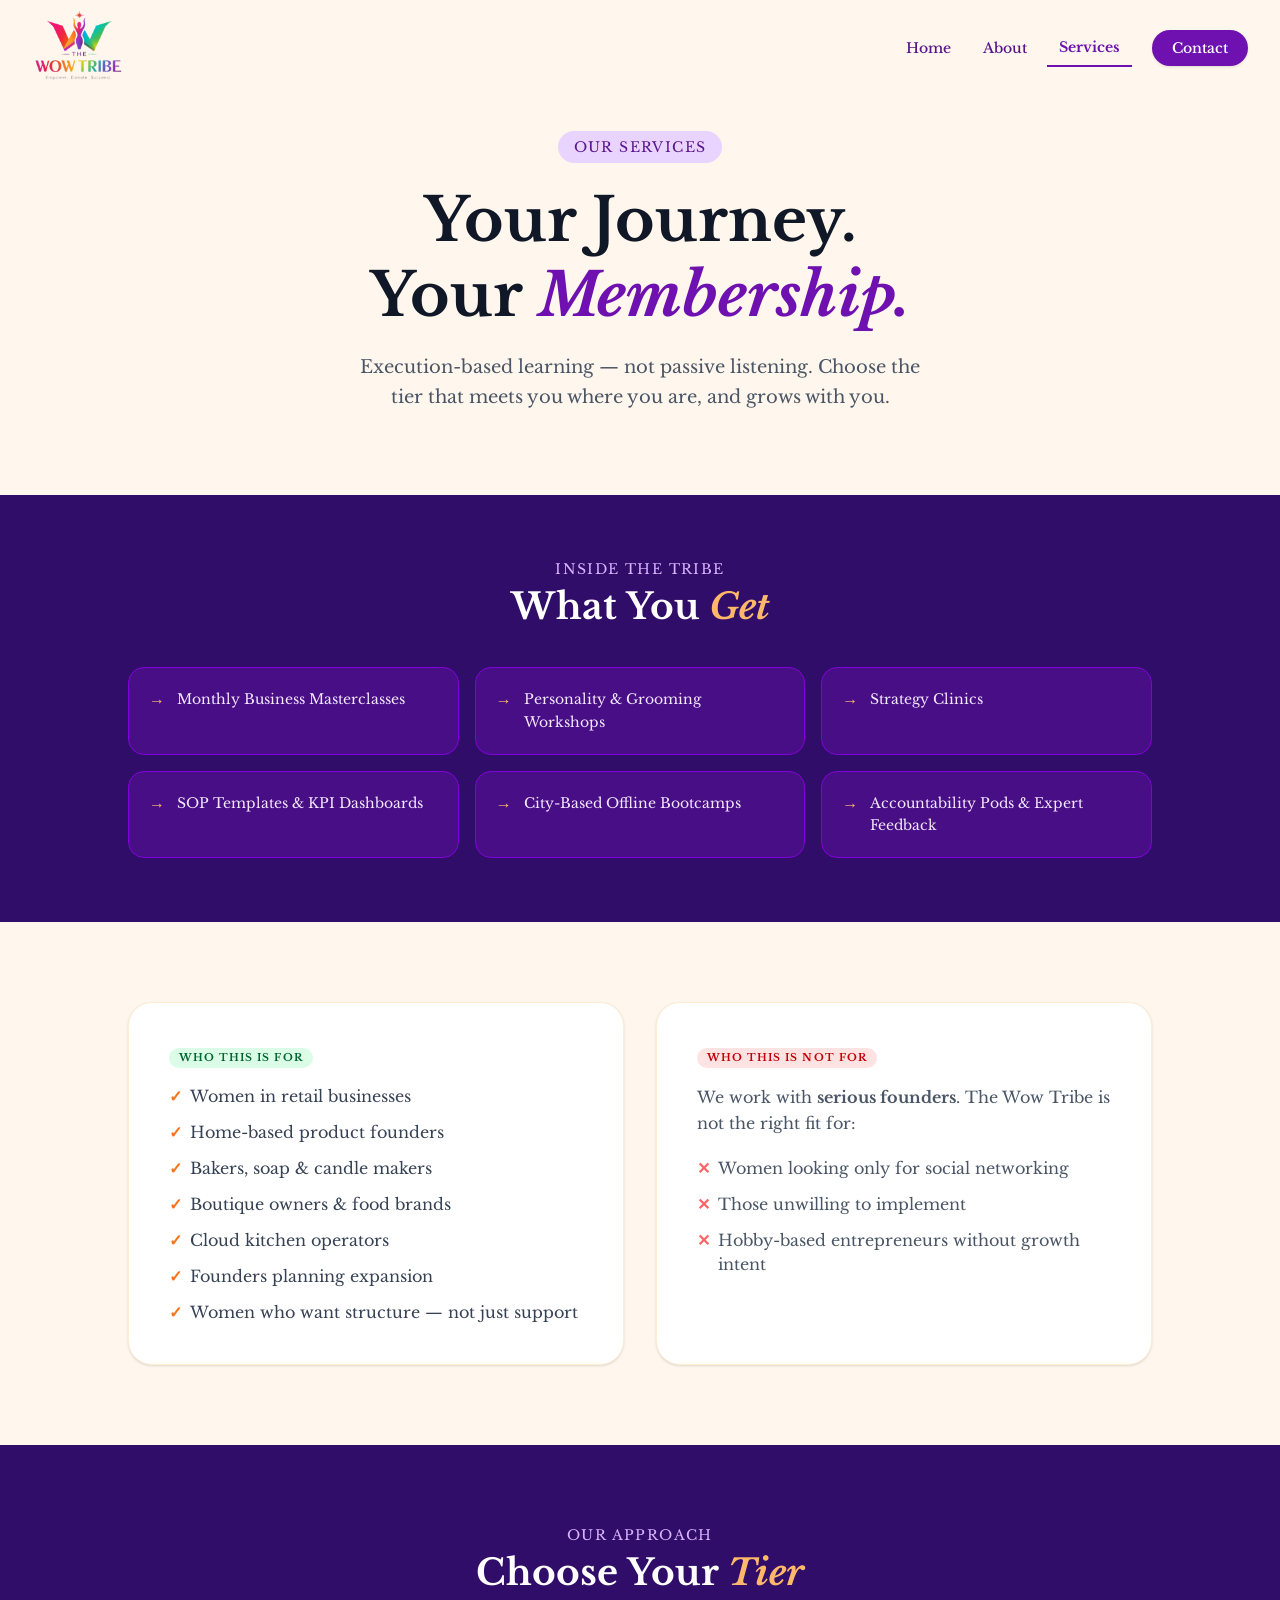
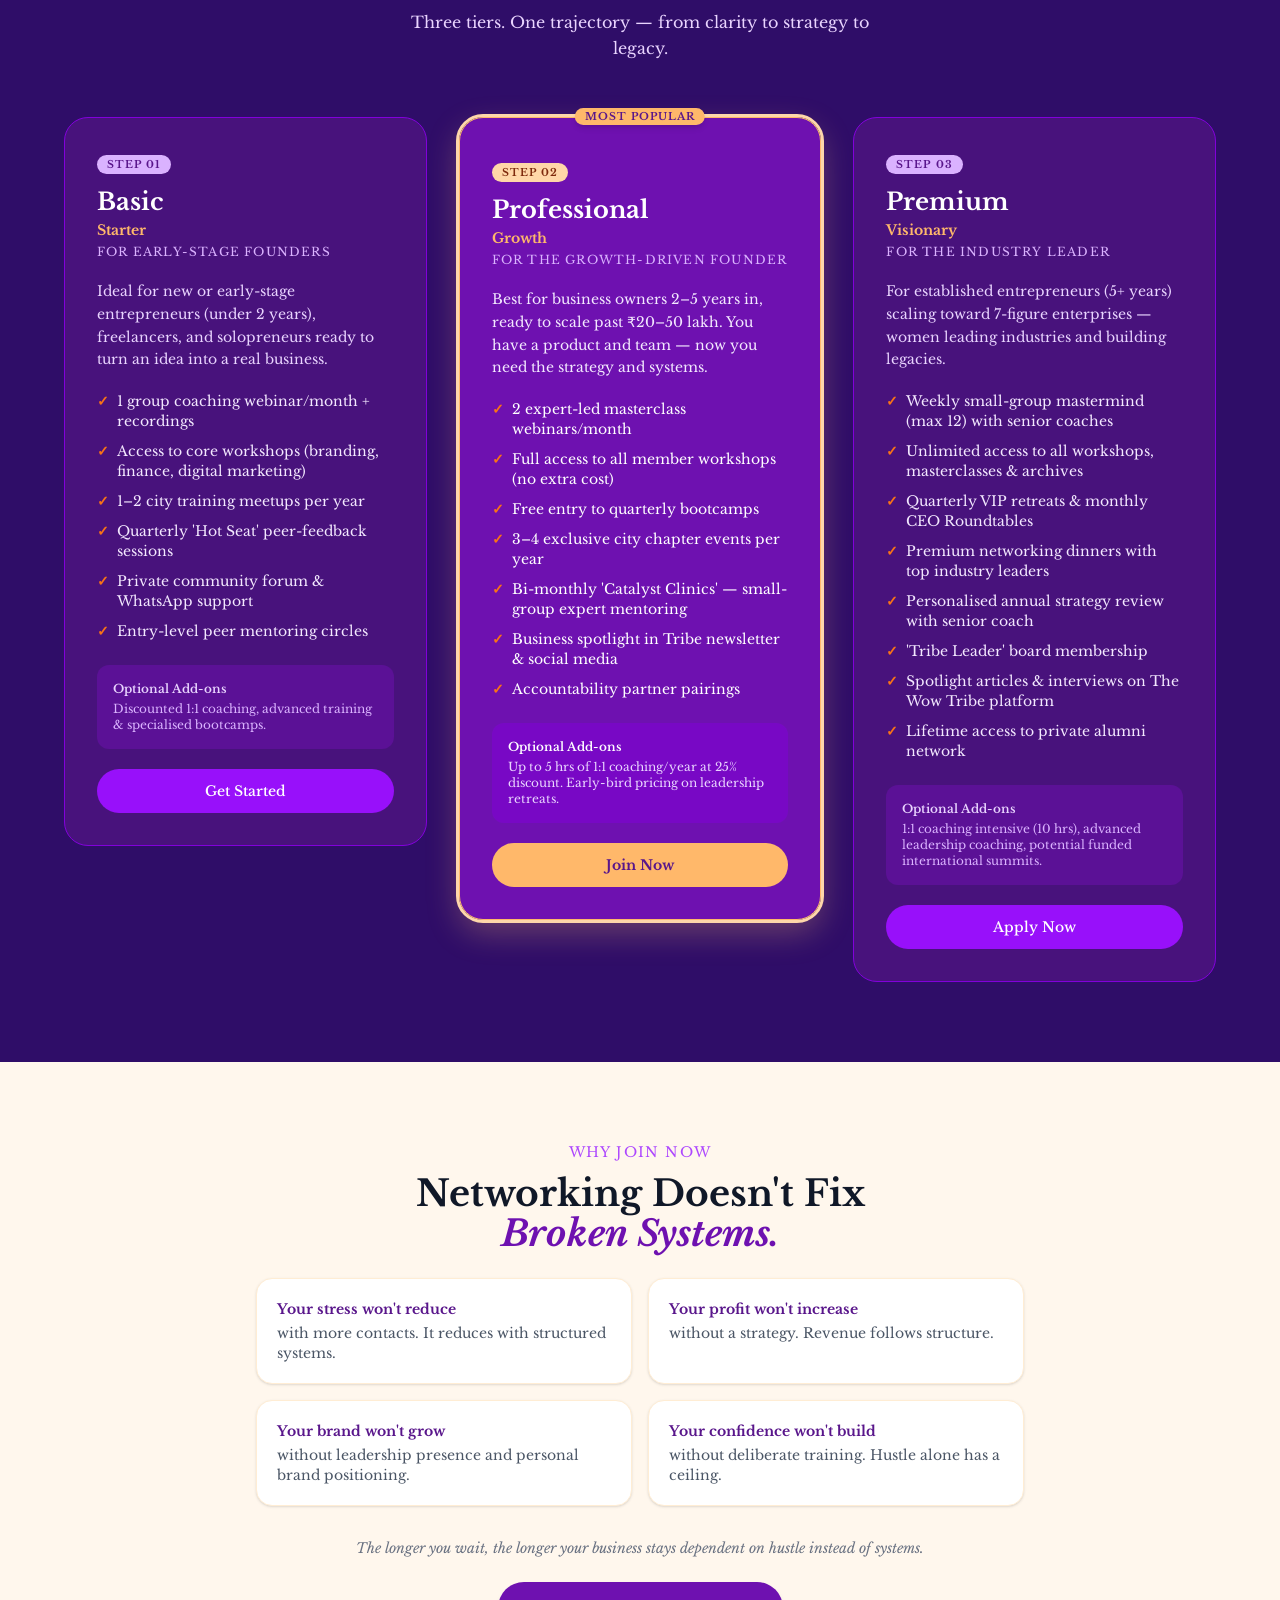
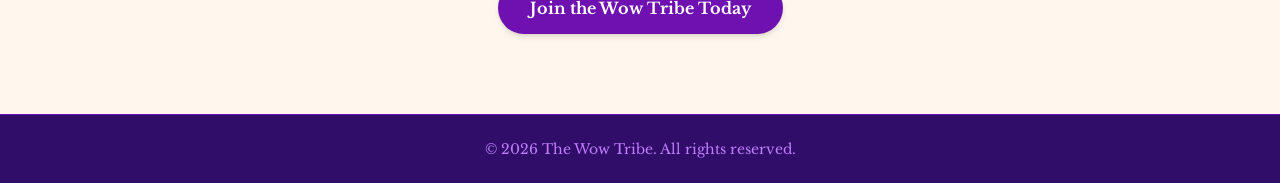
<file: services.html>
<!doctype html>
<html lang="en">
  <head>
    <meta charset="UTF-8" />
    <meta name="viewport" content="width=device-width, initial-scale=1.0" />
    <title>
      Services & Membership – The Wow Tribe | Business Coaching for Women
    </title>
    <meta
      name="description"
      content="Explore The Wow Tribe's membership tiers — Starter, Growth, and Visionary — offering business masterclasses, strategy clinics, grooming workshops, and 1-on-1 coaching for women entrepreneurs in India."
    />
    <!-- Open Graph -->
    <meta
      property="og:title"
      content="Services & Membership – The Wow Tribe | Business Coaching for Women"
    />
    <meta
      property="og:description"
      content="Explore The Wow Tribe's coaching membership tiers — built for women entrepreneurs at every stage of business growth."
    />
    <meta
      property="og:url"
      content="https://wowbians.massaratkang.com/services.html"
    />
    <meta property="og:type" content="website" />
    <meta
      property="og:image"
      content="https://wowbians.massaratkang.com/assets/og-image.jpg"
    />
    <link rel="canonical" href="https://wowbians.massaratkang.com/services.html" />
    <link rel="stylesheet" href="assets/style.css" />
    <link rel="preconnect" href="https://fonts.googleapis.com" />
    <link rel="preconnect" href="https://fonts.gstatic.com" crossorigin />
    <link
      href="https://fonts.googleapis.com/css2?family=Libre+Baskerville:ital,wght@0,400;0,700;1,400&display=swap"
      rel="stylesheet"
    />
    <link
      rel="apple-touch-icon"
      sizes="180x180"
      href="assets/apple-touch-icon.png"
    />
    <link
      rel="icon"
      type="image/png"
      sizes="32x32"
      href="assets/favicon-32x32.png"
    />
    <link
      rel="icon"
      type="image/png"
      sizes="16x16"
      href="assets/favicon-16x16.png"
    />
    <link rel="icon" href="assets/favicon.ico" />
    <link rel="manifest" href="assets/site.webmanifest" />
    <style>
      * {
        box-sizing: border-box;
      }
      body {
        font-family: "Libre Baskerville", serif;
        margin: 0;
      }

      /* NAV */
      #navbar {
        position: fixed;
        top: 0;
        left: 0;
        right: 0;
        z-index: 50;
        transition:
          background 0.3s,
          box-shadow 0.3s;
      }
      #navbar.scrolled {
        background: rgba(255, 247, 237, 0.96);
        box-shadow: 0 2px 16px rgba(80, 0, 120, 0.08);
        backdrop-filter: blur(8px);
      }

      #menu-toggle {
        display: none;
      }
      #hamburger {
        display: none;
        cursor: pointer;
        flex-direction: column;
        gap: 5px;
      }
      #hamburger span {
        display: block;
        width: 24px;
        height: 2px;
        background: #581c87;
        border-radius: 2px;
        transition: all 0.3s;
      }
      #menu-toggle:checked ~ #nav-links {
        display: flex;
      }
      #menu-toggle:checked ~ #hamburger span:nth-child(1) {
        transform: translateY(7px) rotate(45deg);
      }
      #menu-toggle:checked ~ #hamburger span:nth-child(2) {
        opacity: 0;
      }
      #menu-toggle:checked ~ #hamburger span:nth-child(3) {
        transform: translateY(-7px) rotate(-45deg);
      }

      @media (max-width: 767px) {
        #hamburger {
          display: flex;
        }
        #nav-links {
          display: none;
          position: absolute;
          top: 100%;
          left: 0;
          right: 0;
          flex-direction: column;
          align-items: center;
          gap: 0;
          background: rgba(255, 247, 237, 0.98);
          box-shadow: 0 8px 24px rgba(80, 0, 120, 0.12);
          padding: 1rem 0 1.5rem;
        }
        #nav-links a {
          padding: 0.75rem 2rem;
          width: 100%;
          text-align: center;
        }
        #nav-links .cta-btn {
          margin: 0.5rem auto 0;
        }
      }

      /* Reveal */
      .reveal {
        opacity: 0;
        transform: translateY(28px);
        transition:
          opacity 0.65s ease,
          transform 0.65s ease;
      }
      .reveal.visible {
        opacity: 1;
        transform: none;
      }

      /* Tier card highlight */
      .tier-card {
        transition: all 0.25s ease;
      }
      .tier-card:hover {
        transform: translateY(-4px);
        box-shadow: 0 20px 40px rgba(80, 0, 120, 0.15);
      }
      .tier-featured {
        outline: 3px solid #fed7aa;
        box-shadow: 0 12px 32px rgba(253, 186, 116, 0.3);
      }

      /* Check list */
      .check-item::before {
        content: "✓";
        color: #f97316;
        font-weight: 700;
        margin-right: 8px;
        flex-shrink: 0;
      }
      .check-item {
        display: flex;
        align-items: flex-start;
      }

      /* Tag badge */
      .badge {
        font-size: 0.65rem;
        text-transform: uppercase;
        letter-spacing: 0.1em;
        padding: 2px 10px;
        border-radius: 9999px;
        font-weight: 700;
      }
    </style>
  </head>
  <body class="bg-orange-50">
    <!-- NAVBAR -->
    <nav id="navbar" class="w-full">
      <div
        class="w-full px-4 sm:px-6 lg:px-8 flex items-center justify-between h-20 md:h-24"
      >
        <a href="index.html" class="flex items-center gap-3 shrink-0">
          <img src="assets/logo.svg" class="h-24 w-auto" alt="The Wow Tribe" />
        </a>
        <label id="hamburger" for="menu-toggle" aria-label="Toggle menu">
          <span></span><span></span><span></span>
        </label>
        <input type="checkbox" id="menu-toggle" class="sr-only" />
        <div id="nav-links" class="hidden md:flex items-center gap-1 lg:gap-2">
          <a
            href="index.html"
            class="px-3 py-2 text-sm text-purple-900 hover:text-purple-600 transition font-medium"
            >Home</a
          >
          <a
            href="about.html"
            class="px-3 py-2 text-sm text-purple-900 hover:text-purple-600 transition font-medium"
            >About</a
          >
          <a
            href="services.html"
            class="px-3 py-2 text-sm text-purple-800 font-bold border-b-2 border-purple-800"
            >Services</a
          >
          <a
            href="contact.html"
            class="cta-btn ml-3 px-5 py-2 bg-purple-800 text-white text-sm rounded-full hover:bg-purple-700 transition font-medium shadow-sm"
            >Contact</a
          >
        </div>
      </div>
    </nav>

    <!-- HERO -->
    <section
      class="min-h-[55vh] flex items-center pt-28 pb-16 px-4 sm:px-6 bg-orange-50"
    >
      <div class="max-w-3xl mx-auto text-center space-y-5">
        <span
          class="inline-block uppercase tracking-widest text-xs sm:text-sm bg-purple-200 rounded-full px-4 py-1.5 text-purple-900"
          >Our Services</span
        >
        <h1
          class="text-3xl sm:text-5xl md:text-6xl leading-tight font-bold text-gray-900"
        >
          Your Journey.<br class="hidden sm:block" />
          Your <span class="text-purple-800 italic">Membership.</span>
        </h1>
        <p
          class="text-sm sm:text-base md:text-lg text-gray-600 max-w-xl mx-auto leading-relaxed"
        >
          Execution-based learning — not passive listening. Choose the tier that
          meets you where you are, and grows with you.
        </p>
      </div>
    </section>

    <!-- WHAT YOU GET (overview) -->
    <section class="py-14 sm:py-16 px-4 sm:px-6 bg-violet-950 text-white">
      <div class="max-w-5xl mx-auto">
        <div class="text-center mb-10 reveal">
          <span
            class="text-purple-300 uppercase tracking-widest text-xs sm:text-sm mb-2 block"
            >Inside the Tribe</span
          >
          <h2 class="text-3xl sm:text-4xl font-bold">
            What You <span class="italic text-orange-300">Get</span>
          </h2>
        </div>
        <div class="grid sm:grid-cols-2 md:grid-cols-3 gap-4 reveal">
          <!-- items -->
          <div
            class="bg-purple-800/40 rounded-2xl p-5 border border-purple-700 text-sm text-purple-100 leading-relaxed flex items-start gap-3"
          >
            <span class="text-orange-300 text-base font-bold shrink-0">→</span
            >Monthly Business Masterclasses
          </div>
          <div
            class="bg-purple-800/40 rounded-2xl p-5 border border-purple-700 text-sm text-purple-100 leading-relaxed flex items-start gap-3"
          >
            <span class="text-orange-300 text-base font-bold shrink-0">→</span
            >Personality &amp; Grooming Workshops
          </div>
          <div
            class="bg-purple-800/40 rounded-2xl p-5 border border-purple-700 text-sm text-purple-100 leading-relaxed flex items-start gap-3"
          >
            <span class="text-orange-300 text-base font-bold shrink-0">→</span
            >Strategy Clinics
          </div>
          <div
            class="bg-purple-800/40 rounded-2xl p-5 border border-purple-700 text-sm text-purple-100 leading-relaxed flex items-start gap-3"
          >
            <span class="text-orange-300 text-base font-bold shrink-0">→</span
            >SOP Templates &amp; KPI Dashboards
          </div>
          <div
            class="bg-purple-800/40 rounded-2xl p-5 border border-purple-700 text-sm text-purple-100 leading-relaxed flex items-start gap-3"
          >
            <span class="text-orange-300 text-base font-bold shrink-0">→</span
            >City-Based Offline Bootcamps
          </div>
          <div
            class="bg-purple-800/40 rounded-2xl p-5 border border-purple-700 text-sm text-purple-100 leading-relaxed flex items-start gap-3"
          >
            <span class="text-orange-300 text-base font-bold shrink-0">→</span
            >Accountability Pods &amp; Expert Feedback
          </div>
        </div>
      </div>
    </section>

    <!-- WHO IS THIS FOR / NOT FOR -->
    <section class="py-16 sm:py-20 px-4 sm:px-6 bg-orange-50">
      <div class="max-w-5xl mx-auto grid md:grid-cols-2 gap-6 sm:gap-8">
        <div
          class="bg-white rounded-3xl p-7 sm:p-10 border border-orange-100 shadow-sm reveal"
        >
          <span class="inline-block badge bg-green-100 text-green-800 mb-4"
            >Who This Is For</span
          >
          <ul class="space-y-3 text-sm sm:text-base text-gray-700">
            <li class="check-item">Women in retail businesses</li>
            <li class="check-item">Home-based product founders</li>
            <li class="check-item">Bakers, soap &amp; candle makers</li>
            <li class="check-item">Boutique owners &amp; food brands</li>
            <li class="check-item">Cloud kitchen operators</li>
            <li class="check-item">Founders planning expansion</li>
            <li class="check-item">
              Women who want structure — not just support
            </li>
          </ul>
        </div>
        <div
          class="bg-white rounded-3xl p-7 sm:p-10 border border-orange-100 shadow-sm reveal"
        >
          <span class="inline-block badge bg-red-100 text-red-700 mb-4"
            >Who This Is Not For</span
          >
          <p class="text-gray-600 text-sm sm:text-base leading-relaxed mb-5">
            We work with <strong>serious founders</strong>. The Wow Tribe is not
            the right fit for:
          </p>
          <ul class="space-y-3 text-sm sm:text-base text-gray-600">
            <li class="flex items-start gap-2">
              <span class="text-red-400 font-bold shrink-0">✕</span>Women
              looking only for social networking
            </li>
            <li class="flex items-start gap-2">
              <span class="text-red-400 font-bold shrink-0">✕</span>Those
              unwilling to implement
            </li>
            <li class="flex items-start gap-2">
              <span class="text-red-400 font-bold shrink-0">✕</span>Hobby-based
              entrepreneurs without growth intent
            </li>
          </ul>
        </div>
      </div>
    </section>

    <!-- MEMBERSHIP TIERS -->
    <section class="py-16 sm:py-20 px-4 sm:px-6 bg-violet-950 text-white">
      <div class="max-w-6xl mx-auto">
        <div class="text-center mb-10 sm:mb-14 reveal">
          <span
            class="text-purple-300 uppercase tracking-widest text-xs sm:text-sm mb-2 block"
            >Our Approach</span
          >
          <h2 class="text-3xl sm:text-4xl font-bold">
            Choose Your <span class="italic text-orange-300">Tier</span>
          </h2>
          <p
            class="text-purple-200 text-sm sm:text-base mt-4 max-w-lg mx-auto leading-relaxed"
          >
            Three tiers. One trajectory — from clarity to strategy to legacy.
          </p>
        </div>

        <div class="grid md:grid-cols-3 gap-6 sm:gap-8 items-start">
          <!-- TIER 01: Starter -->
          <div
            class="tier-card bg-purple-900/60 rounded-3xl p-7 sm:p-8 border border-purple-700 reveal flex flex-col"
          >
            <div class="mb-5">
              <span
                class="badge bg-purple-300 text-purple-900 mb-3 inline-block"
                >Step 01</span
              >
              <h3 class="text-xl sm:text-2xl font-bold">Basic</h3>
              <p class="text-orange-300 font-bold text-sm mt-0.5">Starter</p>
              <p class="text-purple-300 text-xs mt-1 uppercase tracking-widest">
                For Early-Stage Founders
              </p>
            </div>
            <p class="text-purple-200 text-sm leading-relaxed mb-5">
              Ideal for new or early-stage entrepreneurs (under 2 years),
              freelancers, and solopreneurs ready to turn an idea into a real
              business.
            </p>
            <ul class="space-y-2.5 text-sm text-purple-100 mb-6 flex-1">
              <li class="check-item">
                1 group coaching webinar/month + recordings
              </li>
              <li class="check-item">
                Access to core workshops (branding, finance, digital marketing)
              </li>
              <li class="check-item">1–2 city training meetups per year</li>
              <li class="check-item">
                Quarterly 'Hot Seat' peer-feedback sessions
              </li>
              <li class="check-item">
                Private community forum &amp; WhatsApp support
              </li>
              <li class="check-item">Entry-level peer mentoring circles</li>
            </ul>
            <div
              class="bg-purple-800/50 rounded-xl p-4 text-xs text-purple-300 mb-5"
            >
              <p class="font-semibold text-purple-200 mb-1">Optional Add-ons</p>
              Discounted 1:1 coaching, advanced training &amp; specialised
              bootcamps.
            </div>
            <a
              href="contact.html"
              class="block text-center px-6 py-3 bg-purple-600 text-white rounded-full hover:bg-purple-500 transition font-medium text-sm"
            >
              Get Started
            </a>
          </div>

          <!-- TIER 02: Growth (Featured) -->
          <div
            class="tier-card tier-featured bg-purple-800 rounded-3xl p-7 sm:p-8 border border-orange-300 reveal flex flex-col relative"
          >
            <div class="absolute -top-4 left-1/2 -translate-x-1/2">
              <span
                class="badge bg-orange-300 text-purple-900 px-5 py-1.5 text-xs shadow-md"
                >Most Popular</span
              >
            </div>
            <div class="mb-5 mt-2">
              <span
                class="badge bg-orange-200 text-orange-900 mb-3 inline-block"
                >Step 02</span
              >
              <h3 class="text-xl sm:text-2xl font-bold">Professional</h3>
              <p class="text-orange-300 font-bold text-sm mt-0.5">Growth</p>
              <p class="text-purple-300 text-xs mt-1 uppercase tracking-widest">
                For the Growth-Driven Founder
              </p>
            </div>
            <p class="text-purple-100 text-sm leading-relaxed mb-5">
              Best for business owners 2–5 years in, ready to scale past ₹20–50
              lakh. You have a product and team — now you need the strategy and
              systems.
            </p>
            <ul class="space-y-2.5 text-sm text-white mb-6 flex-1">
              <li class="check-item">
                2 expert-led masterclass webinars/month
              </li>
              <li class="check-item">
                Full access to all member workshops (no extra cost)
              </li>
              <li class="check-item">Free entry to quarterly bootcamps</li>
              <li class="check-item">
                3–4 exclusive city chapter events per year
              </li>
              <li class="check-item">
                Bi-monthly 'Catalyst Clinics' — small-group expert mentoring
              </li>
              <li class="check-item">
                Business spotlight in Tribe newsletter &amp; social media
              </li>
              <li class="check-item">Accountability partner pairings</li>
            </ul>
            <div
              class="bg-purple-700/50 rounded-xl p-4 text-xs text-purple-200 mb-5"
            >
              <p class="font-semibold text-white mb-1">Optional Add-ons</p>
              Up to 5 hrs of 1:1 coaching/year at 25% discount. Early-bird
              pricing on leadership retreats.
            </div>
            <a
              href="contact.html"
              class="block text-center px-6 py-3 bg-orange-300 text-purple-900 rounded-full hover:bg-orange-200 transition font-bold text-sm"
            >
              Join Now
            </a>
          </div>

          <!-- TIER 03: Visionary -->
          <div
            class="tier-card bg-purple-900/60 rounded-3xl p-7 sm:p-8 border border-purple-700 reveal flex flex-col"
          >
            <div class="mb-5">
              <span
                class="badge bg-purple-300 text-purple-900 mb-3 inline-block"
                >Step 03</span
              >
              <h3 class="text-xl sm:text-2xl font-bold">Premium</h3>
              <p class="text-orange-300 font-bold text-sm mt-0.5">Visionary</p>
              <p class="text-purple-300 text-xs mt-1 uppercase tracking-widest">
                For the Industry Leader
              </p>
            </div>
            <p class="text-purple-200 text-sm leading-relaxed mb-5">
              For established entrepreneurs (5+ years) scaling toward 7-figure
              enterprises — women leading industries and building legacies.
            </p>
            <ul class="space-y-2.5 text-sm text-purple-100 mb-6 flex-1">
              <li class="check-item">
                Weekly small-group mastermind (max 12) with senior coaches
              </li>
              <li class="check-item">
                Unlimited access to all workshops, masterclasses &amp; archives
              </li>
              <li class="check-item">
                Quarterly VIP retreats &amp; monthly CEO Roundtables
              </li>
              <li class="check-item">
                Premium networking dinners with top industry leaders
              </li>
              <li class="check-item">
                Personalised annual strategy review with senior coach
              </li>
              <li class="check-item">'Tribe Leader' board membership</li>
              <li class="check-item">
                Spotlight articles &amp; interviews on The Wow Tribe platform
              </li>
              <li class="check-item">
                Lifetime access to private alumni network
              </li>
            </ul>
            <div
              class="bg-purple-800/50 rounded-xl p-4 text-xs text-purple-300 mb-5"
            >
              <p class="font-semibold text-purple-200 mb-1">Optional Add-ons</p>
              1:1 coaching intensive (10 hrs), advanced leadership coaching,
              potential funded international summits.
            </div>
            <a
              href="contact.html"
              class="block text-center px-6 py-3 bg-purple-600 text-white rounded-full hover:bg-purple-500 transition font-medium text-sm"
            >
              Apply Now
            </a>
          </div>
        </div>
      </div>
    </section>

    <!-- WHY JOIN NOW (urgency / problem) -->
    <section class="py-16 sm:py-20 px-4 sm:px-6 bg-orange-50">
      <div class="max-w-3xl mx-auto text-center reveal">
        <span
          class="text-purple-500 uppercase tracking-widest text-xs sm:text-sm mb-3 block"
          >Why Join Now</span
        >
        <h2 class="text-3xl sm:text-4xl font-bold text-gray-900 mb-6">
          Networking Doesn't Fix<br /><span class="text-purple-800 italic"
            >Broken Systems.</span
          >
        </h2>
        <div class="grid sm:grid-cols-2 gap-4 text-left mb-8">
          <div
            class="bg-white rounded-2xl p-5 border border-orange-100 shadow-sm"
          >
            <p class="text-purple-900 font-bold text-sm mb-1">
              Your stress won't reduce
            </p>
            <p class="text-gray-600 text-sm">
              with more contacts. It reduces with structured systems.
            </p>
          </div>
          <div
            class="bg-white rounded-2xl p-5 border border-orange-100 shadow-sm"
          >
            <p class="text-purple-900 font-bold text-sm mb-1">
              Your profit won't increase
            </p>
            <p class="text-gray-600 text-sm">
              without a strategy. Revenue follows structure.
            </p>
          </div>
          <div
            class="bg-white rounded-2xl p-5 border border-orange-100 shadow-sm"
          >
            <p class="text-purple-900 font-bold text-sm mb-1">
              Your brand won't grow
            </p>
            <p class="text-gray-600 text-sm">
              without leadership presence and personal brand positioning.
            </p>
          </div>
          <div
            class="bg-white rounded-2xl p-5 border border-orange-100 shadow-sm"
          >
            <p class="text-purple-900 font-bold text-sm mb-1">
              Your confidence won't build
            </p>
            <p class="text-gray-600 text-sm">
              without deliberate training. Hustle alone has a ceiling.
            </p>
          </div>
        </div>
        <p class="text-gray-500 text-sm italic mb-6">
          The longer you wait, the longer your business stays dependent on
          hustle instead of systems.
        </p>
        <a
          href="contact.html"
          class="inline-block px-8 py-3.5 bg-purple-800 text-white rounded-full hover:bg-purple-700 transition font-bold text-sm sm:text-base shadow-md"
        >
          Join the Wow Tribe Today
        </a>
      </div>
    </section>

    <!-- FOOTER -->
    <footer
      class="bg-violet-950 border-t border-purple-800 py-6 px-4 text-center"
    >
      <p class="text-purple-400 text-xs sm:text-sm">
        © 2026 The Wow Tribe. All rights reserved.
      </p>
    </footer>

    <script>
      const navbar = document.getElementById("navbar");
      window.addEventListener("scroll", () => {
        navbar.classList.toggle("scrolled", window.scrollY > 30);
      });

      const revealEls = document.querySelectorAll(".reveal");
      const observer = new IntersectionObserver(
        (entries) => {
          entries.forEach((e) => {
            if (e.isIntersecting) {
              e.target.classList.add("visible");
              observer.unobserve(e.target);
            }
          });
        },
        { threshold: 0.1 },
      );
      revealEls.forEach((el) => observer.observe(el));
    </script>
  </body>
</html>
</file>
